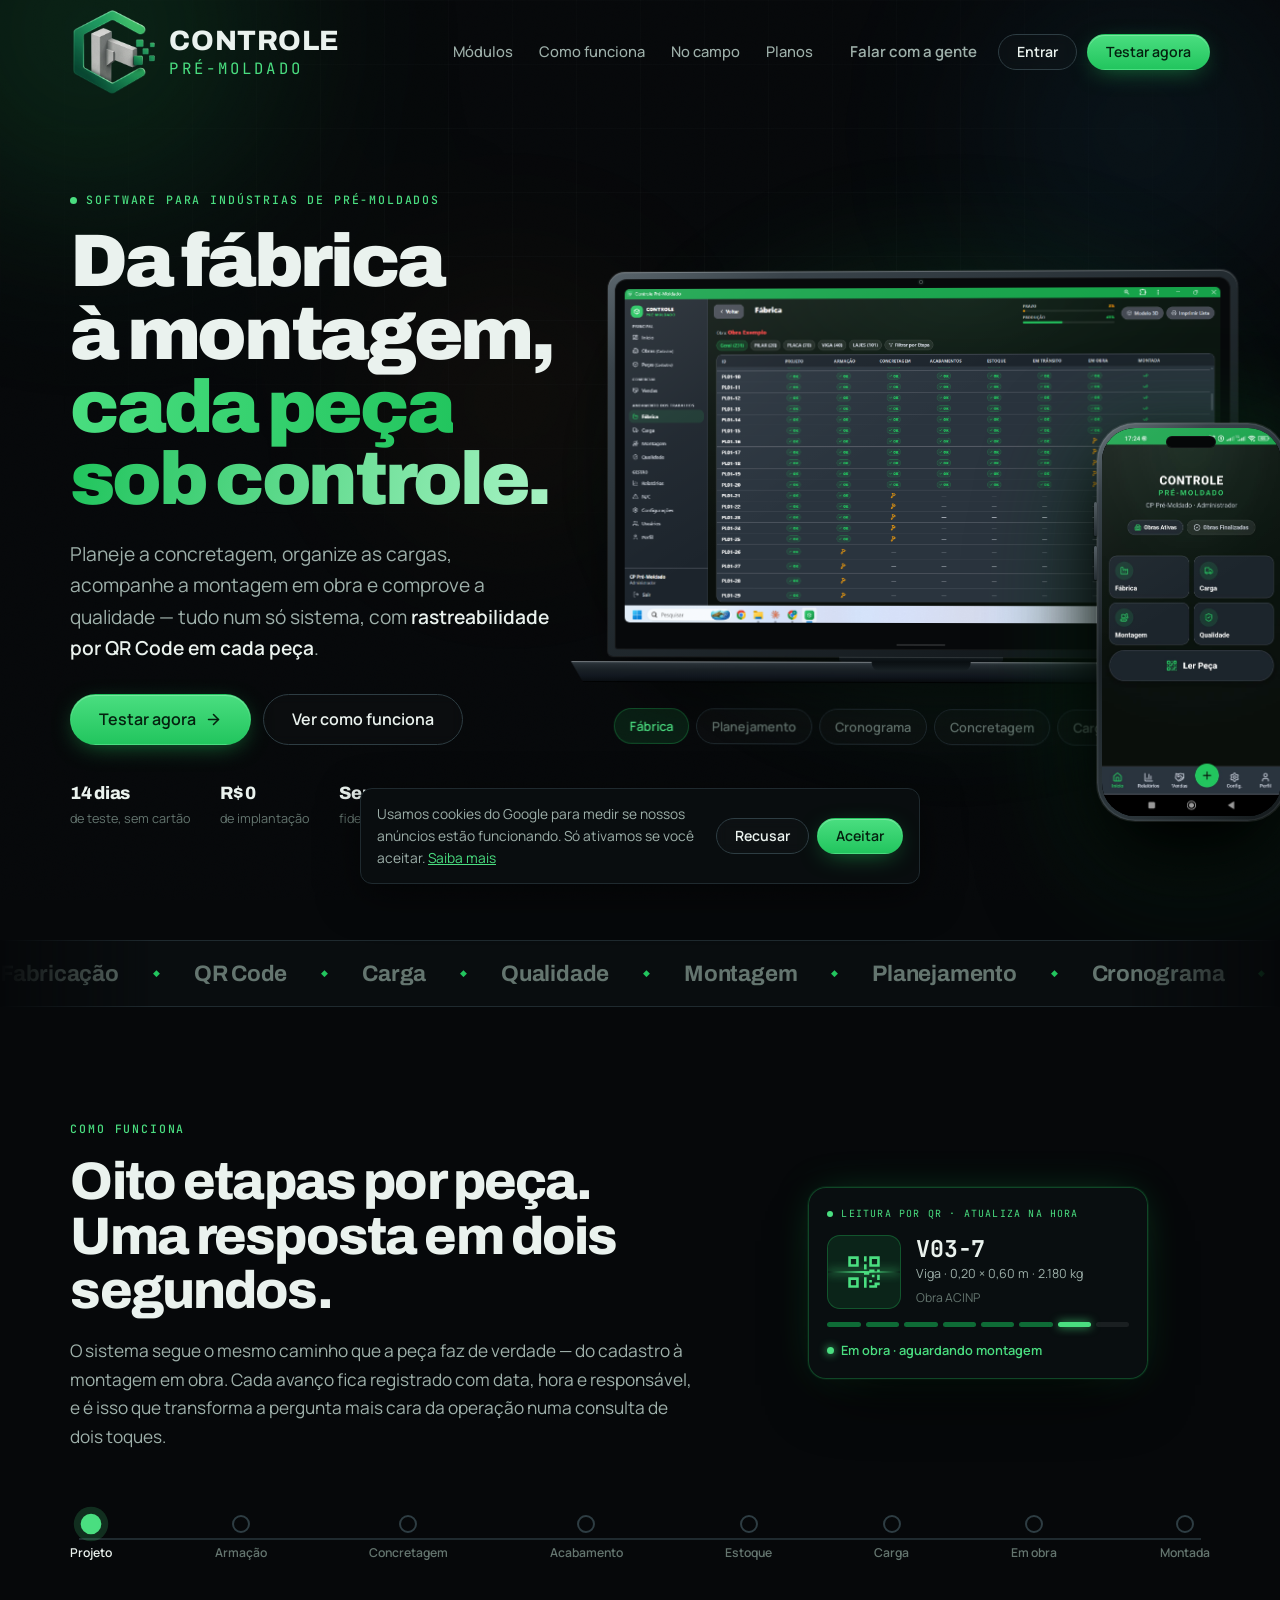
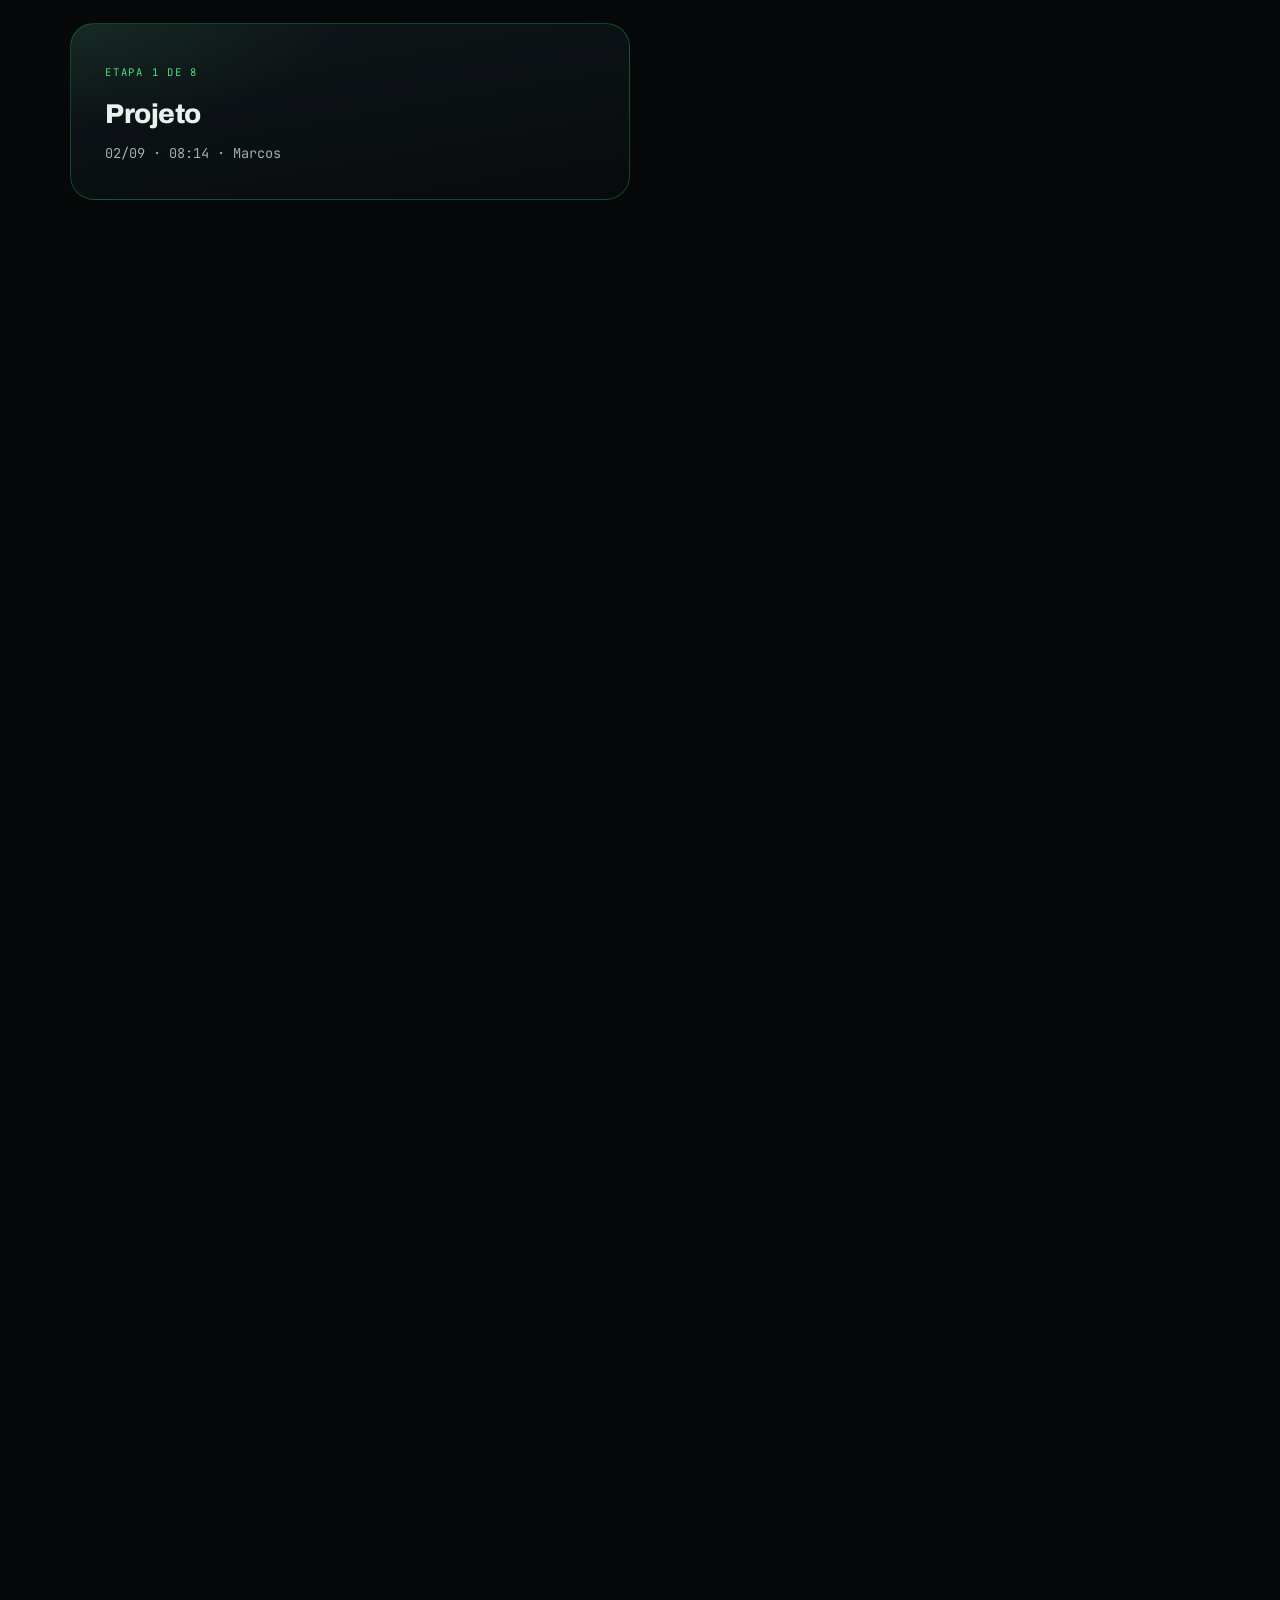
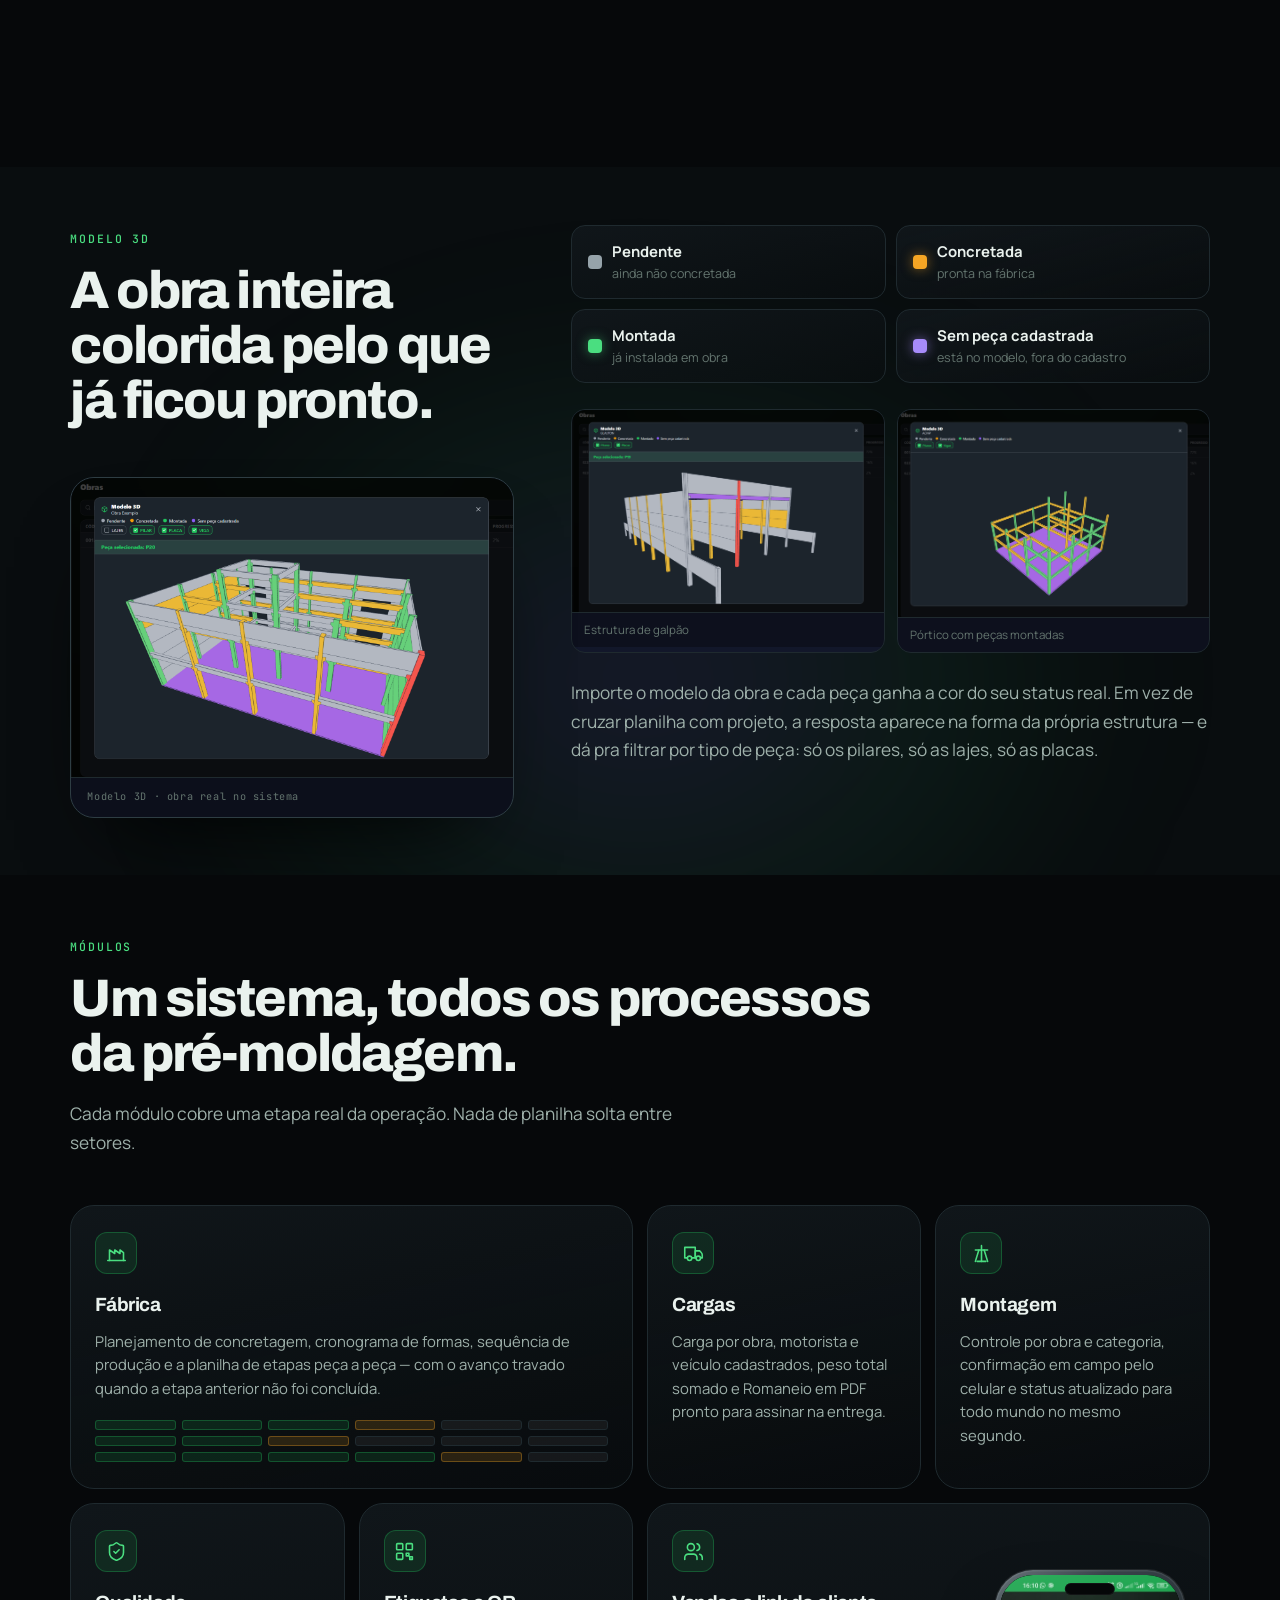
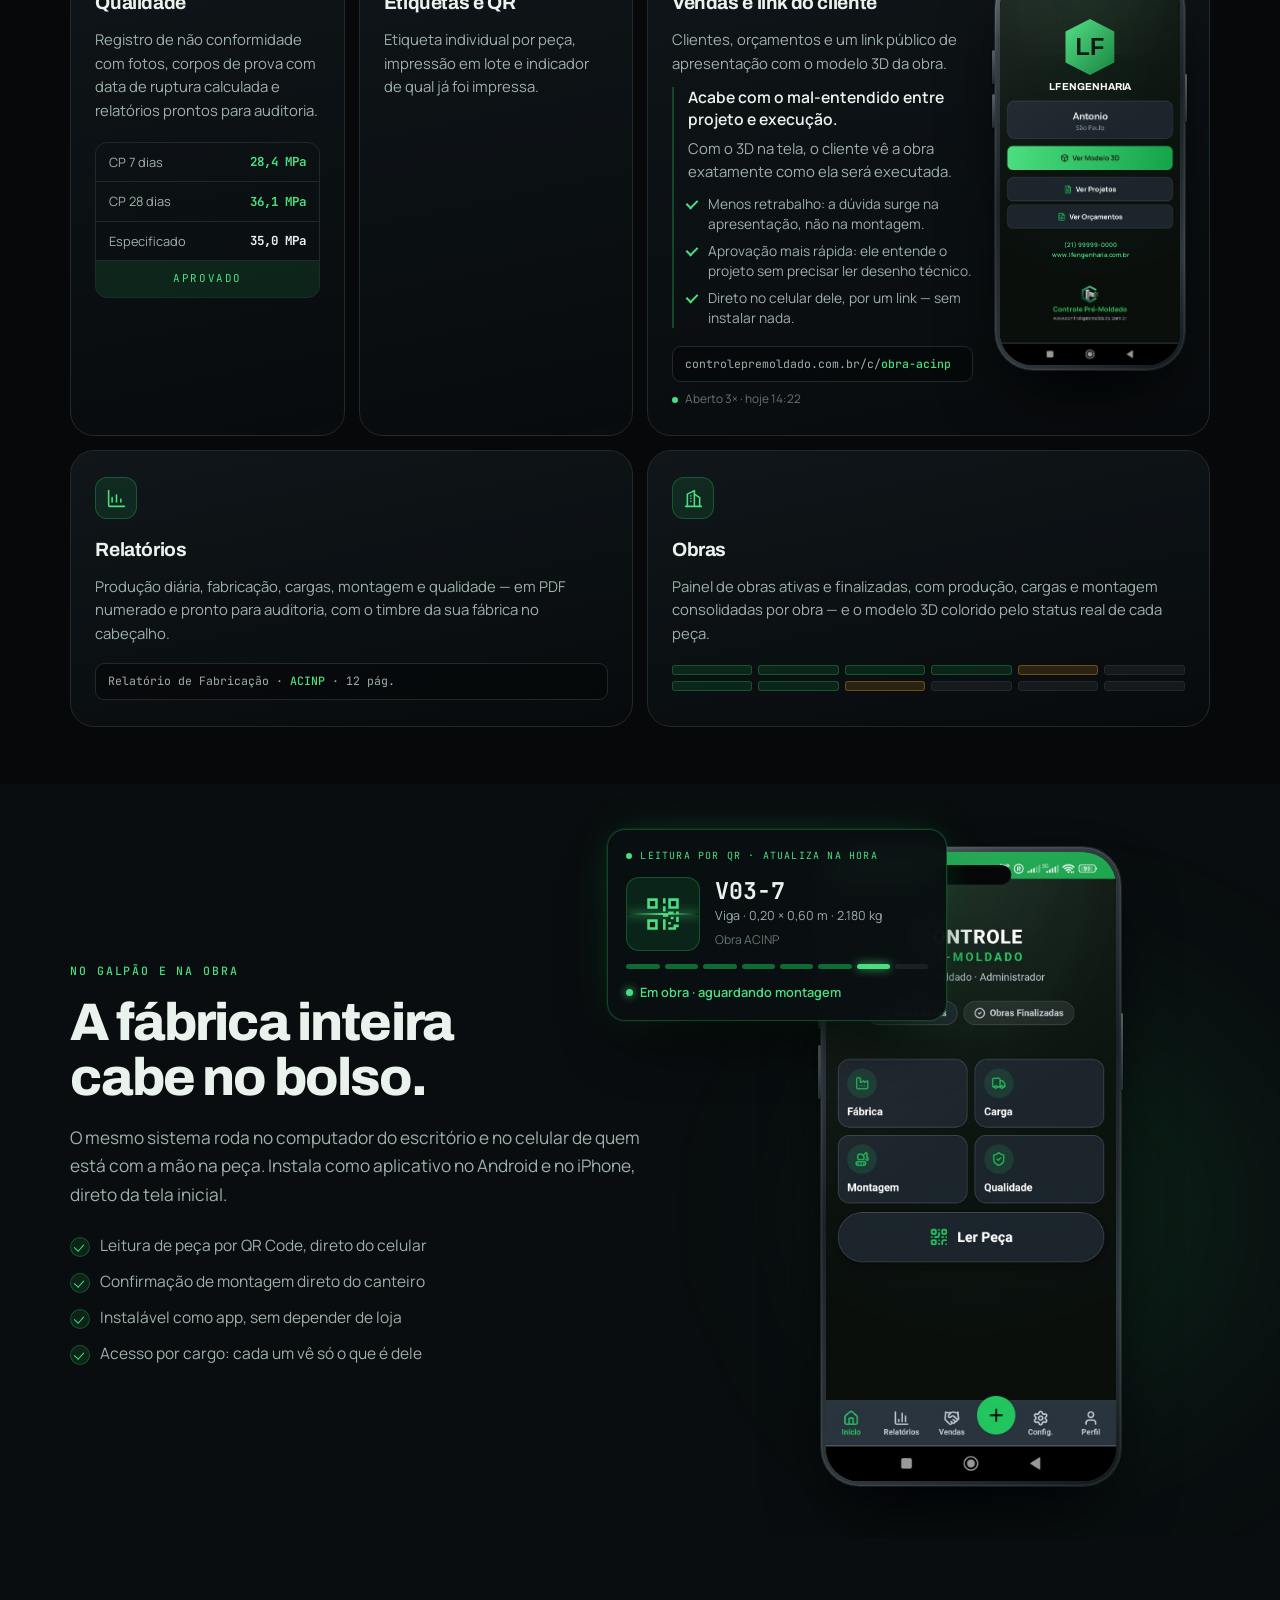
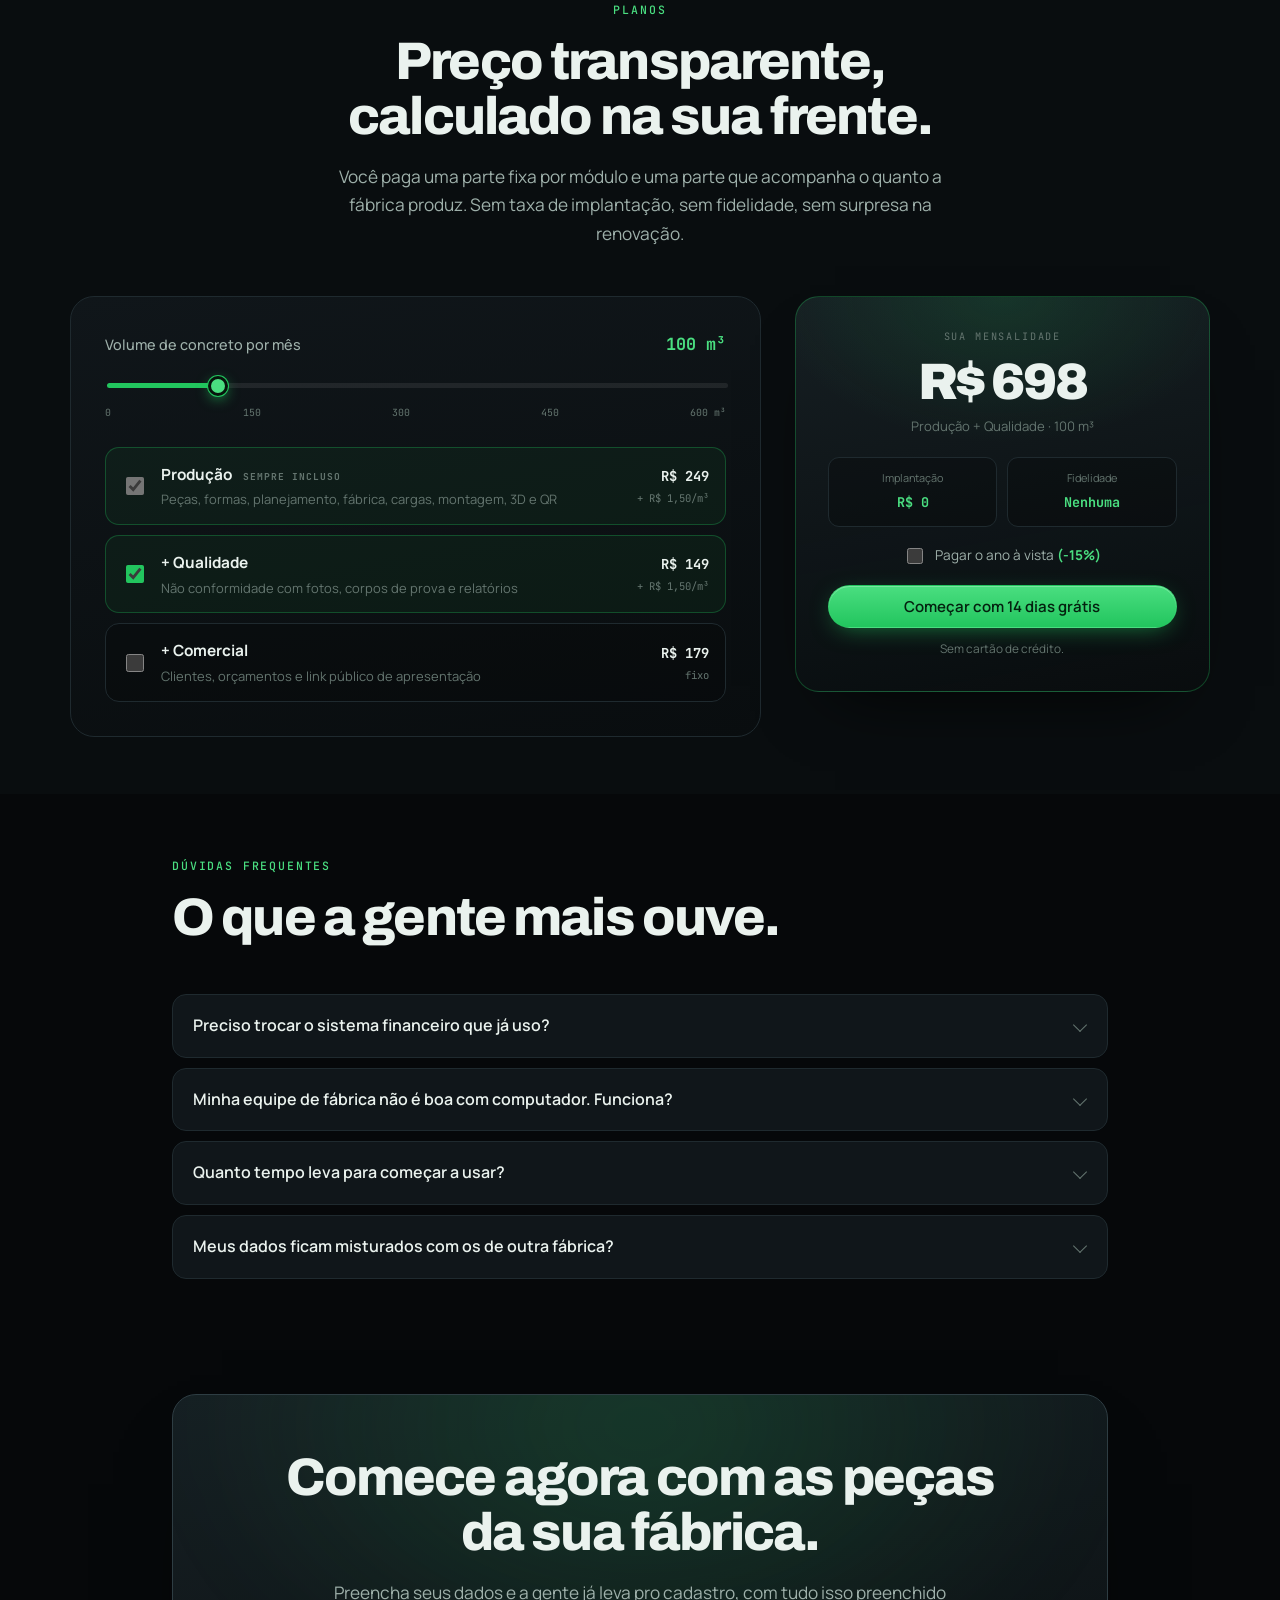
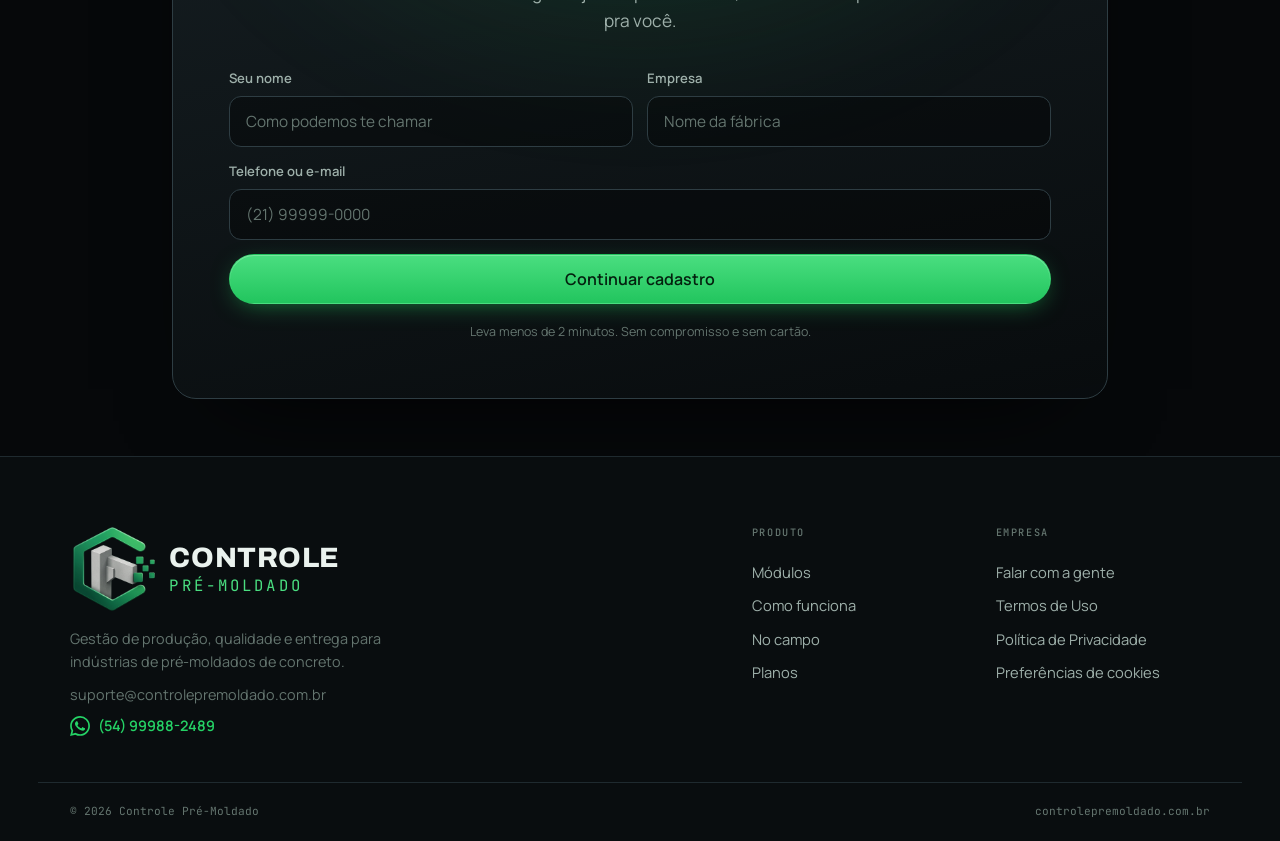
<file: index.html>
<!DOCTYPE html>
<html lang="pt-BR">
<head>
<meta charset="UTF-8">
<meta name="viewport" content="width=device-width, initial-scale=1.0">
<title>Controle Pré-Moldado — Da fábrica à montagem, cada peça sob controle</title>
<meta name="description" content="Software de gestão para indústrias de pré-moldados de concreto. Planejamento de concretagem, cronograma de formas, cargas, montagem em obra e controle de qualidade — com rastreabilidade por QR Code em cada peça.">
<meta name="theme-color" content="#06080A">
<link rel="icon" href="/favicon.ico" sizes="48x48">
<link rel="icon" href="/assets/favicon-96.png" type="image/png" sizes="96x96">
<link rel="icon" href="/assets/favicon-192.png" type="image/png" sizes="192x192">
<link rel="apple-touch-icon" href="/assets/apple-touch-icon.png">
<link rel="canonical" href="https://www.controlepremoldado.com.br/">

<meta property="og:type" content="website">
<meta property="og:site_name" content="Controle Pré-Moldado">
<meta property="og:title" content="Controle Pré-Moldado — Da fábrica à montagem, cada peça sob controle">
<meta property="og:description" content="O sistema que acompanha cada peça pré-moldada do projeto à montagem em obra. Rastreabilidade por QR Code, planejamento de concretagem e controle de qualidade num só lugar.">
<meta property="og:url" content="https://www.controlepremoldado.com.br">
<meta property="og:image" content="https://www.controlepremoldado.com.br/assets/og-controle-premoldado.png">
<meta property="og:image:width" content="1200">
<meta property="og:image:height" content="630">
<meta name="twitter:card" content="summary_large_image">
<meta name="twitter:title" content="Controle Pré-Moldado — Da fábrica à montagem, cada peça sob controle">
<meta name="twitter:description" content="O sistema que acompanha cada peça pré-moldada do projeto à montagem em obra. Rastreabilidade por QR Code, planejamento de concretagem e controle de qualidade num só lugar.">
<meta name="twitter:image" content="https://www.controlepremoldado.com.br/assets/og-controle-premoldado.png">

<link rel="preconnect" href="https://fonts.googleapis.com">
<link rel="preconnect" href="https://fonts.gstatic.com" crossorigin>
<link rel="stylesheet" href="https://fonts.googleapis.com/css2?family=Archivo:wdth,wght@75..125,400..900&family=Manrope:wght@400;500;600;700&family=JetBrains+Mono:wght@400;500;700&display=swap">
<link rel="stylesheet" href="css/style.css">
</head>
<body>

<div class="grain" aria-hidden="true"></div>

<!-- ══════════════ NAV ══════════════ -->
<header class="nav" id="nav">
  <div class="nav-inner">
    <a href="#topo" class="brand" aria-label="Controle Pré-Moldado — início">
      <span class="brand-mark" aria-hidden="true">
        <img src="assets/logo-emblema.png" alt="" width="88" height="88">
      </span>
      <span class="brand-text">
        <strong>CONTROLE</strong>
        <em>PRÉ-MOLDADO</em>
      </span>
    </a>

    <nav class="nav-links" aria-label="Navegação principal">
      <a href="#modulos">Módulos</a>
      <a href="#fluxo">Como funciona</a>
      <a href="#campo">No campo</a>
      <a href="#planos">Planos</a>
    </nav>

    <div class="nav-actions">
      <a href="#contato" class="btn btn-ghost nav-login" data-abrir-contato>Falar com a gente</a>
      <a href="https://sistema.controlepremoldado.com.br/login" class="btn btn-outline btn-sm nav-enter">Entrar</a>
      <a href="https://sistema.controlepremoldado.com.br/login?cadastro=1" class="btn btn-primary btn-sm">Testar agora</a>
      <button class="nav-toggle" id="navToggle" aria-label="Abrir menu" aria-expanded="false">
        <span></span><span></span>
      </button>
    </div>
  </div>

  <div class="nav-drawer" id="navDrawer" hidden>
    <a href="#modulos">Módulos</a>
    <a href="#fluxo">Como funciona</a>
    <a href="#campo">No campo</a>
    <a href="#planos">Planos</a>
    <a href="https://sistema.controlepremoldado.com.br/login">Entrar</a>
    <a href="https://sistema.controlepremoldado.com.br/login?cadastro=1" class="btn btn-primary">Testar agora</a>
  </div>
</header>

<main id="topo">

<!-- ══════════════ HERO ══════════════ -->
<section class="hero">
  <div class="hero-aurora" aria-hidden="true">
    <span class="blob b1"></span><span class="blob b2"></span><span class="blob b3"></span>
  </div>
  <div class="hero-grid-lines" aria-hidden="true"></div>

  <div class="container hero-inner">
    <div class="hero-copy">
      <p class="eyebrow reveal" data-delay="0">
        <span class="dot-live"></span> Software para indústrias de pré-moldados
      </p>

      <h1 class="hero-title reveal" data-delay="1">
        Da fábrica à montagem,<br>
        <span class="grad">cada peça sob controle.</span>
      </h1>

      <p class="hero-sub reveal" data-delay="2">
        Planeje a concretagem, organize as cargas, acompanhe a montagem em obra e comprove a
        qualidade — tudo num só sistema, com <strong>rastreabilidade por QR Code em cada peça</strong>.
      </p>

      <div class="hero-cta reveal" data-delay="3">
        <a href="https://sistema.controlepremoldado.com.br/login?cadastro=1" class="btn btn-primary btn-lg">
          Testar agora
          <svg viewBox="0 0 24 24" fill="none" stroke="currentColor" stroke-width="2.2" stroke-linecap="round" stroke-linejoin="round"><path d="M5 12h14"/><path d="m12 5 7 7-7 7"/></svg>
        </a>
        <a href="#fluxo" class="btn btn-outline btn-lg">Ver como funciona</a>
      </div>

      <ul class="hero-trust reveal" data-delay="4">
        <li><strong>14 dias</strong><span>de teste, sem cartão</span></li>
        <li><strong>R$ 0</strong><span>de implantação</span></li>
        <li><strong>Sem</strong><span>fidelidade</span></li>
      </ul>
    </div>

    <!-- Telas reais do sistema: Fábrica no desktop + app no celular -->
    <div class="hero-visual reveal" data-delay="3">
      <div class="glow-ring" aria-hidden="true"></div>

      <!-- Notebook -->
      <div class="laptop">
        <div class="laptop-lid">
          <div class="laptop-bezel">
            <span class="laptop-cam" aria-hidden="true"></span>
            <div class="laptop-view" id="carrossel">
              <img class="slide on" src="assets/app-desktop-note.png" alt="Tela Fábrica do Controle Pré-Moldado: cada peça da obra numa linha e o status de cada etapa de produção nas colunas" loading="eager" width="1912" height="1075">
              <img class="slide" src="assets/app-planejamento.png" alt="Tela de Planejamento de Concretagem: grade com os dias da semana e as peças distribuídas por forma" width="1912" height="1075">
              <img class="slide" src="assets/app-cronograma.png" alt="Tela de Cronograma de Formas: linha do tempo com a ocupação de cada forma da fábrica, dia a dia" width="1917" height="1078">
              <img class="slide" src="assets/app-concretagem.png" alt="Tela de Concretagem: peças aptas a concretar, peças já concretadas e corpos de prova da carga" width="1917" height="1073">
              <img class="slide" src="assets/app-carga.png" alt="Tela de Nova Carga: peças em estoque selecionadas pra uma carga, com peso total calculado" width="1917" height="1078">
              <img class="slide" src="assets/app-3d-obra-exemplo.png" alt="Modelo 3D da obra no sistema, com as peças coloridas pelo status de produção" width="1387" height="940">
              <span class="screen-gloss" aria-hidden="true"></span>
            </div>
            <span class="laptop-chin" aria-hidden="true"></span>
          </div>
        </div>
        <div class="laptop-hinge" aria-hidden="true"></div>
        <div class="laptop-base" aria-hidden="true"><span class="laptop-lip"></span></div>

        <div class="carrossel-nav" role="tablist" aria-label="Telas do sistema">
          <button type="button" class="cn-btn on" data-slide="0" role="tab" aria-selected="true">Fábrica</button>
          <button type="button" class="cn-btn" data-slide="1" role="tab" aria-selected="false">Planejamento</button>
          <button type="button" class="cn-btn" data-slide="2" role="tab" aria-selected="false">Cronograma</button>
          <button type="button" class="cn-btn" data-slide="3" role="tab" aria-selected="false">Concretagem</button>
          <button type="button" class="cn-btn" data-slide="4" role="tab" aria-selected="false">Carga</button>
          <button type="button" class="cn-btn" data-slide="5" role="tab" aria-selected="false">Modelo 3D</button>
        </div>
      </div>

      <!-- Celular -->
      <div class="phone phone-hero">
        <span class="phone-btn btn-vol-up" aria-hidden="true"></span>
        <span class="phone-btn btn-vol-down" aria-hidden="true"></span>
        <span class="phone-btn btn-power" aria-hidden="true"></span>
        <div class="phone-screen">
          <img src="assets/app-screenshot-celular.jpeg" alt="Tela inicial do Controle Pré-Moldado no celular, com atalhos para Fábrica, Carga, Montagem, Qualidade e leitura de peça por QR Code" loading="eager" width="738" height="1600">
          <span class="phone-island" aria-hidden="true"></span>
          <span class="screen-gloss" aria-hidden="true"></span>
        </div>
      </div>
    </div>
  </div>
</section>

<!-- ══════════════ MARQUEE ══════════════ -->
<div class="marquee" aria-hidden="true">
  <div class="marquee-track">
    <span>Fabricação</span><i>◆</i><span>QR Code</span><i>◆</i><span>Carga</span><i>◆</i>
    <span>Qualidade</span><i>◆</i><span>Montagem</span><i>◆</i><span>Planejamento</span><i>◆</i>
    <span>Cronograma</span><i>◆</i><span>Modelo 3D</span><i>◆</i><span>Vendas</span><i>◆</i>
    <span>Fabricação</span><i>◆</i><span>QR Code</span><i>◆</i><span>Carga</span><i>◆</i>
    <span>Qualidade</span><i>◆</i><span>Montagem</span><i>◆</i><span>Planejamento</span><i>◆</i>
    <span>Cronograma</span><i>◆</i><span>Modelo 3D</span><i>◆</i><span>Vendas</span><i>◆</i>
  </div>
</div>

<!-- ══════════════ COMO FUNCIONA / RASTREABILIDADE (scroll fixo) ══════════════ -->
<section class="section rastreio-scroll" id="fluxo">
  <div class="rastreio-track">
    <div class="rastreio-pin">
      <div class="container">
        <div class="rt-head-row">
          <header class="sec-head reveal">
            <p class="eyebrow">Como funciona</p>
            <h2 class="h2">Oito etapas por peça.<br>Uma resposta em dois segundos.</h2>
            <p class="lead">
              O sistema segue o mesmo caminho que a peça faz de verdade — do cadastro à montagem em obra.
              Cada avanço fica registrado com data, hora e responsável, e é isso que transforma a pergunta
              mais cara da operação numa consulta de dois toques.
            </p>
          </header>

          <!-- Mesmo cartão de leitura de QR da seção "No campo", reaproveitado
               aqui só pra preencher o vazio ao lado do texto. -->
          <div class="qr-card qr-card-static reveal" data-delay="1" aria-hidden="true">
            <span class="qr-tag"><i></i> Leitura por QR · atualiza na hora</span>

            <div class="qr-main">
              <div class="qr-box">
                <span class="qr-scan"></span>
                <svg viewBox="0 0 48 48" fill="currentColor" aria-hidden="true">
                  <path d="M6 6h12v12H6zM9 9v6h6V9zM30 6h12v12H30zM33 9v6h6V9zM6 30h12v12H6zM9 33v6h6v-6zM24 6h3v6h-3zM24 15h3v6h-3zM30 21h6v3h-6zM39 21h3v3h-3zM24 24h6v3h-6zM33 27h3v3h-3zM39 27h3v6h-3zM24 30h3v12h-3zM30 33h3v3h-3zM36 36h6v3h-6zM30 39h9v3h-9z"/>
                </svg>
              </div>
              <div class="qr-info">
                <span class="qr-id">V03-7</span>
                <span class="qr-meta">Viga · 0,20 × 0,60 m · 2.180 kg</span>
                <span class="qr-obra">Obra ACINP</span>
              </div>
            </div>

            <div class="qr-etapas">
              <i class="feito"></i><i class="feito"></i><i class="feito"></i><i class="feito"></i>
              <i class="feito"></i><i class="feito"></i><i class="agora"></i><i></i>
            </div>

            <span class="qr-status">Em obra · aguardando montagem</span>
          </div>
        </div>

        <div class="rt-stepper">
          <div class="rt-track">
            <span class="rt-track-bg" aria-hidden="true"></span>
            <span class="rt-fill" id="rtFill" aria-hidden="true"></span>
            <ol class="rt-line" id="rtLine">
              <li class="rt-node" data-titulo="Projeto" data-desc="02/09 · 08:14 · Marcos"><span class="rt-dot"></span><span class="rt-label">Projeto</span></li>
              <li class="rt-node" data-titulo="Armação" data-desc="03/09 · 10:41 · Equipe A"><span class="rt-dot"></span><span class="rt-label">Armação</span></li>
              <li class="rt-node" data-titulo="Concretagem" data-desc="04/09 · 07:05 · Lote 12 · 35 MPa"><span class="rt-dot"></span><span class="rt-label">Concretagem</span></li>
              <li class="rt-node" data-titulo="Acabamento" data-desc="08/09 · 16:20 · Equipe B"><span class="rt-dot"></span><span class="rt-label">Acabamento</span></li>
              <li class="rt-node" data-titulo="Estoque" data-desc="09/09 · 09:02 · Pátio"><span class="rt-dot"></span><span class="rt-label">Estoque</span></li>
              <li class="rt-node" data-titulo="Carga" data-desc="10/09 · 06:30 · João · ABC-1D23"><span class="rt-dot"></span><span class="rt-label">Carga</span></li>
              <li class="rt-node" data-titulo="Em obra" data-desc="10/09 · 11:48 · recebido no canteiro"><span class="rt-dot"></span><span class="rt-label">Em obra</span></li>
              <li class="rt-node" data-titulo="Montada" data-desc="peça instalada, obra em dia"><span class="rt-dot"></span><span class="rt-label">Montada</span></li>
            </ol>
          </div>

          <div class="rt-panel" id="rtPanel">
            <span class="rt-panel-step" id="rtPanelStep">Etapa 1 de 8</span>
            <h3 id="rtPanelTitle">Projeto</h3>
            <p id="rtPanelDesc">02/09 · 08:14 · Marcos</p>
          </div>
        </div>
      </div>
    </div>
  </div>
</section>

<!-- ══════════════ MODELO 3D ══════════════ -->
<section class="section modelo3d" id="modelo-3d">
  <div class="m3d-aurora" aria-hidden="true"></div>
  <div class="container">
    <div class="m3d-grid">
      <div class="m3d-left">
        <header class="sec-head reveal">
          <p class="eyebrow">Modelo 3D</p>
          <h2 class="h2">A obra inteira colorida pelo que já ficou pronto.</h2>
        </header>

        <figure class="m3d-palco reveal">
          <img src="assets/app-3d-obra-exemplo.png" alt="Modelo 3D de uma obra no sistema: galpão completo com lajes, pilares, placas e vigas, cada peça colorida conforme o status" loading="lazy" width="1387" height="940">
          <figcaption>Modelo 3D · obra real no sistema</figcaption>
        </figure>
      </div>

      <div class="m3d-texto">
        <ul class="m3d-legenda reveal" data-delay="1">
          <li><span class="pt pendente"></span><b>Pendente</b><i>ainda não concretada</i></li>
          <li><span class="pt concretada"></span><b>Concretada</b><i>pronta na fábrica</i></li>
          <li><span class="pt montada"></span><b>Montada</b><i>já instalada em obra</i></li>
          <li><span class="pt sem"></span><b>Sem peça cadastrada</b><i>está no modelo, fora do cadastro</i></li>
        </ul>

        <div class="m3d-outras reveal" data-delay="2">
          <figure>
            <img src="assets/app-3d-glauton.png" alt="Outro modelo 3D no sistema: estrutura metálica de galpão com peças coloridas por status" loading="lazy" width="1407" height="915">
            <figcaption>Estrutura de galpão</figcaption>
          </figure>
          <figure>
            <img src="assets/app-3d-acinp.png" alt="Outro modelo 3D no sistema: pórtico de concreto com peças já montadas em verde" loading="lazy" width="1391" height="926">
            <figcaption>Pórtico com peças montadas</figcaption>
          </figure>
        </div>

        <p class="lead reveal" data-delay="3">
          Importe o modelo da obra e cada peça ganha a cor do seu status real. Em vez de cruzar
          planilha com projeto, a resposta aparece na forma da própria estrutura — e dá pra
          filtrar por tipo de peça: só os pilares, só as lajes, só as placas.
        </p>
      </div>
    </div>
  </div>
</section>

<!-- ══════════════ MÓDULOS (bento) ══════════════ -->
<section class="section modulos" id="modulos">
  <div class="container">
    <header class="sec-head reveal">
      <p class="eyebrow">Módulos</p>
      <h2 class="h2">Um sistema, todos os processos<br>da pré-moldagem.</h2>
      <p class="lead">Cada módulo cobre uma etapa real da operação. Nada de planilha solta entre setores.</p>
    </header>

    <div class="bento">
      <article class="b-card b-wide spot reveal">
        <div class="b-icon">
          <svg viewBox="0 0 24 24" fill="none" stroke="currentColor" stroke-width="1.8" stroke-linecap="round" stroke-linejoin="round"><path d="M2 20h20"/><path d="M4 20V8l6 4V8l6 4V8l4 3v9"/></svg>
        </div>
        <h3>Fábrica</h3>
        <p>Planejamento de concretagem, cronograma de formas, sequência de produção e a planilha de
          etapas peça a peça — com o avanço travado quando a etapa anterior não foi concluída.</p>
        <div class="b-mini" aria-hidden="true">
          <span class="mini-row"><i class="ok"></i><i class="ok"></i><i class="ok"></i><i class="wip"></i><i></i><i></i></span>
          <span class="mini-row"><i class="ok"></i><i class="ok"></i><i class="wip"></i><i></i><i></i><i></i></span>
          <span class="mini-row"><i class="ok"></i><i class="ok"></i><i class="ok"></i><i class="ok"></i><i class="wip"></i><i></i></span>
        </div>
      </article>

      <article class="b-card spot reveal" data-delay="1">
        <div class="b-icon">
          <svg viewBox="0 0 24 24" fill="none" stroke="currentColor" stroke-width="1.8" stroke-linecap="round" stroke-linejoin="round"><path d="M10 17h4V5H2v12h3"/><path d="M20 17h2v-3.34a4 4 0 0 0-1.17-2.83L19 9h-5v8h1"/><circle cx="7.5" cy="17.5" r="2.5"/><circle cx="17.5" cy="17.5" r="2.5"/></svg>
        </div>
        <h3>Cargas</h3>
        <p>Carga por obra, motorista e veículo cadastrados, peso total somado e Romaneio em PDF
          pronto para assinar na entrega.</p>
      </article>

      <article class="b-card spot reveal" data-delay="2">
        <div class="b-icon">
          <svg viewBox="0 0 24 24" fill="none" stroke="currentColor" stroke-width="1.8" stroke-linecap="round" stroke-linejoin="round"><path d="M12 3v18"/><path d="M5 8h14"/><path d="M7 21h10"/><path d="M9 8 5 21"/><path d="m15 8 4 13"/></svg>
        </div>
        <h3>Montagem</h3>
        <p>Controle por obra e categoria, confirmação em campo pelo celular e status atualizado
          para todo mundo no mesmo segundo.</p>
      </article>

      <article class="b-card spot reveal" data-delay="1">
        <div class="b-icon">
          <svg viewBox="0 0 24 24" fill="none" stroke="currentColor" stroke-width="1.8" stroke-linecap="round" stroke-linejoin="round"><path d="M20 13c0 5-3.5 7.5-7.66 8.95a1 1 0 0 1-.67-.01C7.5 20.5 4 18 4 13V6a1 1 0 0 1 1-1c2 0 4.5-1.2 6.24-2.72a1.17 1.17 0 0 1 1.52 0C14.51 3.81 17 5 19 5a1 1 0 0 1 1 1z"/><path d="m9 12 2 2 4-4"/></svg>
        </div>
        <h3>Qualidade</h3>
        <p>Registro de não conformidade com fotos, corpos de prova com data de ruptura calculada e
          relatórios prontos para auditoria.</p>
        <div class="cp-demo" aria-hidden="true">
          <div class="cp-row"><span>CP 7 dias</span><b class="ok">28,4 MPa</b></div>
          <div class="cp-row"><span>CP 28 dias</span><b class="ok">36,1 MPa</b></div>
          <div class="cp-row"><span>Especificado</span><b>35,0 MPa</b></div>
          <div class="cp-verdict">Aprovado</div>
        </div>
      </article>

      <article class="b-card spot reveal" data-delay="2">
        <div class="b-icon">
          <svg viewBox="0 0 24 24" fill="none" stroke="currentColor" stroke-width="1.8" stroke-linecap="round" stroke-linejoin="round"><rect width="7" height="7" x="3" y="3" rx="1"/><rect width="7" height="7" x="14" y="3" rx="1"/><rect width="7" height="7" x="3" y="14" rx="1"/><path d="M14 14h3v3h-3zM18 18h3v3h-3z"/></svg>
        </div>
        <h3>Etiquetas e QR</h3>
        <p>Etiqueta individual por peça, impressão em lote e indicador de qual já foi impressa.</p>
      </article>

      <article class="b-card b-wide b-vendas spot reveal" data-delay="2">
        <div class="b-vendas-txt">
          <div class="b-icon">
            <svg viewBox="0 0 24 24" fill="none" stroke="currentColor" stroke-width="1.8" stroke-linecap="round" stroke-linejoin="round"><path d="M16 21v-2a4 4 0 0 0-4-4H6a4 4 0 0 0-4 4v2"/><circle cx="9" cy="7" r="4"/><path d="M22 21v-2a4 4 0 0 0-3-3.87"/><path d="M16 3.13a4 4 0 0 1 0 7.75"/></svg>
          </div>
          <h3>Vendas e link do cliente</h3>
          <p>Clientes, orçamentos e um link público de apresentação com o modelo 3D da obra.</p>
          <div class="b-benef">
            <p class="b-benef-lead">Acabe com o mal-entendido entre projeto e execução.</p>
            <p>Com o 3D na tela, o cliente vê a obra exatamente como ela será executada.</p>
            <ul>
              <li>Menos retrabalho: a dúvida surge na apresentação, não na montagem.</li>
              <li>Aprovação mais rápida: ele entende o projeto sem precisar ler desenho técnico.</li>
              <li>Direto no celular dele, por um link — sem instalar nada.</li>
            </ul>
          </div>
          <div class="b-mini-link" aria-hidden="true">
            <span class="lnk">controlepremoldado.com.br/c/<b>obra-acinp</b></span>
            <span class="seen"><i></i> Aberto 3× · hoje 14:22</span>
          </div>
        </div>
        <!-- Celular com a visão do cliente (prints reais, com a marca trocada por "LF Engenharia").
             Duas telas alternando; nome/logo/telefone/site são HTML por cima da imagem, fácil de trocar. -->
        <div class="phone phone-mini" role="img" aria-label="Tela do cliente no celular: página da obra com botões para ver o modelo 3D, projetos e orçamentos, e o modelo 3D da obra">
          <span class="phone-btn btn-vol-up"></span>
          <span class="phone-btn btn-vol-down"></span>
          <span class="phone-btn btn-power"></span>
          <div class="phone-screen">
            <div class="cli-slide cli-a">
              <img src="assets/app-cliente-inicio.jpg" alt="" loading="lazy" width="738" height="1600">
              <img class="cli-logo" src="assets/logo-lf.svg" alt="">
              <b class="cli-nome">LF ENGENHARIA</b>
              <span class="cli-contato">(21) 99999-0000<br>www.lfengenharia.com.br</span>
            </div>
            <div class="cli-slide cli-b">
              <img src="assets/app-cliente-3d.jpg" alt="" loading="lazy" width="738" height="1600">
              <img class="cli-marca-d" src="assets/logo-lf.svg" alt="">
            </div>
            <span class="phone-island"></span>
            <span class="screen-gloss"></span>
          </div>
        </div>
      </article>

      <article class="b-card b-wide spot reveal" data-delay="1">
        <div class="b-icon">
          <svg viewBox="0 0 24 24" fill="none" stroke="currentColor" stroke-width="1.8" stroke-linecap="round" stroke-linejoin="round"><path d="M3 3v16a2 2 0 0 0 2 2h16"/><path d="M7 16v-5"/><path d="M12 16V8"/><path d="M17 16v-3"/></svg>
        </div>
        <h3>Relatórios</h3>
        <p>Produção diária, fabricação, cargas, montagem e qualidade — em PDF numerado e pronto para
          auditoria, com o timbre da sua fábrica no cabeçalho.</p>
        <div class="b-mini-link" aria-hidden="true">
          <span class="lnk">Relatório de Fabricação · <b>ACINP</b> · 12 pág.</span>
        </div>
      </article>

      <article class="b-card b-wide spot reveal" data-delay="2">
        <div class="b-icon">
          <svg viewBox="0 0 24 24" fill="none" stroke="currentColor" stroke-width="1.8" stroke-linecap="round" stroke-linejoin="round"><path d="M3 21h18"/><path d="M5 21V7l8-4v18"/><path d="M19 21V11l-6-4"/><path d="M9 9v.01"/><path d="M9 12v.01"/><path d="M9 15v.01"/></svg>
        </div>
        <h3>Obras</h3>
        <p>Painel de obras ativas e finalizadas, com produção, cargas e montagem consolidadas por
          obra — e o modelo 3D colorido pelo status real de cada peça.</p>
        <div class="b-mini" aria-hidden="true">
          <span class="mini-row"><i class="ok"></i><i class="ok"></i><i class="ok"></i><i class="ok"></i><i class="wip"></i><i></i></span>
          <span class="mini-row"><i class="ok"></i><i class="ok"></i><i class="wip"></i><i></i><i></i><i></i></span>
        </div>
      </article>
    </div>
  </div>
</section>

<!-- ══════════════ CAMPO / MOBILE ══════════════ -->
<section class="section campo" id="campo">
  <div class="campo-aurora" aria-hidden="true"></div>
  <div class="container campo-grid">
    <div class="campo-copy reveal">
      <p class="eyebrow">No galpão e na obra</p>
      <h2 class="h2">A fábrica inteira<br>cabe no bolso.</h2>
      <p class="lead">
        O mesmo sistema roda no computador do escritório e no celular de quem está com a mão na
        peça. Instala como aplicativo no Android e no iPhone, direto da tela inicial.
      </p>
      <ul class="check-list">
        <li>Leitura de peça por QR Code, direto do celular</li>
        <li>Confirmação de montagem direto do canteiro</li>
        <li>Instalável como app, sem depender de loja</li>
        <li>Acesso por cargo: cada um vê só o que é dele</li>
      </ul>
    </div>

    <div class="campo-visual reveal" data-delay="2">
      <div class="phone phone-big" data-parallax="0.04">
        <span class="phone-btn btn-vol-up" aria-hidden="true"></span>
        <span class="phone-btn btn-vol-down" aria-hidden="true"></span>
        <span class="phone-btn btn-power" aria-hidden="true"></span>
        <div class="phone-screen">
          <img src="assets/app-screenshot-celular.jpeg" alt="Aplicativo Controle Pré-Moldado aberto no celular" loading="lazy" width="738" height="1600">
          <span class="phone-island" aria-hidden="true"></span>
          <span class="screen-gloss" aria-hidden="true"></span>
        </div>
      </div>

      <!-- Cartão de leitura de QR, animado -->
      <div class="qr-card" aria-hidden="true">
        <span class="qr-tag"><i></i> Leitura por QR · atualiza na hora</span>

        <div class="qr-main">
          <div class="qr-box">
            <span class="qr-scan"></span>
            <svg viewBox="0 0 48 48" fill="currentColor" aria-hidden="true">
              <path d="M6 6h12v12H6zM9 9v6h6V9zM30 6h12v12H30zM33 9v6h6V9zM6 30h12v12H6zM9 33v6h6v-6zM24 6h3v6h-3zM24 15h3v6h-3zM30 21h6v3h-6zM39 21h3v3h-3zM24 24h6v3h-6zM33 27h3v3h-3zM39 27h3v6h-3zM24 30h3v12h-3zM30 33h3v3h-3zM36 36h6v3h-6zM30 39h9v3h-9z"/>
            </svg>
          </div>
          <div class="qr-info">
            <span class="qr-id">V03-7</span>
            <span class="qr-meta">Viga · 0,20 × 0,60 m · 2.180 kg</span>
            <span class="qr-obra">Obra ACINP</span>
          </div>
        </div>

        <div class="qr-etapas">
          <i class="feito"></i><i class="feito"></i><i class="feito"></i><i class="feito"></i>
          <i class="feito"></i><i class="feito"></i><i class="agora"></i><i></i>
        </div>

        <span class="qr-status">Em obra · aguardando montagem</span>
      </div>
    </div>
  </div>
</section>
<!-- ══════════════ PLANOS + CALCULADORA ══════════════ -->
<section class="section planos" id="planos">
  <div class="container">
    <header class="sec-head center reveal">
      <p class="eyebrow">Planos</p>
      <h2 class="h2">Preço transparente,<br>calculado na sua frente.</h2>
      <p class="lead">
        Você paga uma parte fixa por módulo e uma parte que acompanha o quanto a fábrica produz.
        Sem taxa de implantação, sem fidelidade, sem surpresa na renovação.
      </p>
    </header>

    <div class="calc reveal" data-delay="1">
      <div class="calc-controls">
        <div class="calc-field">
          <label for="volume">Volume de concreto por mês
            <output id="volOut">100 m³</output>
          </label>
          <input type="range" id="volume" min="0" max="600" step="10" value="100">
          <div class="range-scale" aria-hidden="true"><span>0</span><span>150</span><span>300</span><span>450</span><span>600 m³</span></div>
        </div>

        <div class="mod-list">
          <label class="mod on">
            <input type="checkbox" id="mProd" checked disabled>
            <span class="mod-body">
              <span class="mod-name">Produção <em>sempre incluso</em></span>
              <span class="mod-desc">Peças, formas, planejamento, fábrica, cargas, montagem, 3D e QR</span>
            </span>
            <span class="mod-price">R$ 249 <i>+ R$ 1,50/m³</i></span>
          </label>

          <label class="mod">
            <input type="checkbox" id="mQual" checked>
            <span class="mod-body">
              <span class="mod-name">+ Qualidade</span>
              <span class="mod-desc">Não conformidade com fotos, corpos de prova e relatórios</span>
            </span>
            <span class="mod-price">R$ 149 <i>+ R$ 1,50/m³</i></span>
          </label>

          <label class="mod">
            <input type="checkbox" id="mCom">
            <span class="mod-body">
              <span class="mod-name">+ Comercial</span>
              <span class="mod-desc">Clientes, orçamentos e link público de apresentação</span>
            </span>
            <span class="mod-price">R$ 179 <i>fixo</i></span>
          </label>
        </div>
      </div>

      <aside class="calc-result">
        <span class="cr-label">Sua mensalidade</span>
        <strong class="cr-value" id="crValue">R$ 877</strong>
        <span class="cr-detail" id="crDetail">Produção + Qualidade · 100 m³</span>

        <div class="cr-split">
          <div><span>Implantação</span><b class="free">R$ 0</b></div>
          <div><span>Fidelidade</span><b class="free">Nenhuma</b></div>
        </div>

        <label class="cr-annual">
          <input type="checkbox" id="anual">
          <span>Pagar o ano à vista <i>(-15%)</i></span>
        </label>

        <a href="https://sistema.controlepremoldado.com.br/login?cadastro=1" class="btn btn-primary btn-block">Começar com 14 dias grátis</a>
        <p class="cr-note">Sem cartão de crédito.</p>
      </aside>
    </div>
  </div>
</section>

<!-- ══════════════ FAQ ══════════════ -->
<section class="section faq">
  <div class="container narrow">
    <header class="sec-head reveal">
      <p class="eyebrow">Dúvidas frequentes</p>
      <h2 class="h2">O que a gente mais ouve.</h2>
    </header>

    <div class="faq-list reveal" data-delay="1">
      <details>
        <summary>Preciso trocar o sistema financeiro que já uso?</summary>
        <p>Não. O Controle Pré-Moldado resolve produção, qualidade e entrega — não emite nota fiscal
          nem boleto. Seu contador e seu ERP continuam como estão.</p>
      </details>
      <details>
        <summary>Minha equipe de fábrica não é boa com computador. Funciona?</summary>
        <p>A rotina de quem está no galpão é ler o QR da peça e tocar em “Avançar”. As telas de
          celular foram desenhadas para isso, com botão grande e sem digitação.</p>
      </details>
      <details>
        <summary>Quanto tempo leva para começar a usar?</summary>
        <p>No mesmo dia! O sistema é simples e intuitivo: você cria a sua conta, cadastra as obras,
          as peças e as formas da fábrica em poucos cliques e já começa a acompanhar tudo em tempo
          real. Sem instalar nada e sem treinamento complicado, é só abrir e usar.</p>
      </details>
      <details>
        <summary>Meus dados ficam misturados com os de outra fábrica?</summary>
        <p>Nunca. Cada empresa tem seus dados isolados no banco, com regra de acesso verificada por
          cargo — e você pode exportar tudo em CSV e PDF quando quiser, inclusive se cancelar.</p>
      </details>
    </div>
  </div>
</section>

<!-- ══════════════ CTA / CONTATO ══════════════ -->
<section class="section contato" id="contato">
  <div class="container narrow">
    <div class="cta-card reveal">
      <div class="cta-glow" aria-hidden="true"></div>
      <div class="cta-head">
        <h2 class="h2">Comece agora com as peças<br>da sua fábrica.</h2>
        <p class="lead">
          Preencha seus dados e a gente já leva pro cadastro, com tudo isso preenchido pra você.
        </p>
      </div>

      <form class="form" id="leadForm" novalidate>
        <div class="f-row">
          <div class="f-field">
            <label for="nome">Seu nome</label>
            <input type="text" id="nome" name="nome" placeholder="Como podemos te chamar" required autocomplete="name">
          </div>
          <div class="f-field">
            <label for="empresa">Empresa</label>
            <input type="text" id="empresa" name="empresa" placeholder="Nome da fábrica" required autocomplete="organization">
          </div>
        </div>
        <div class="f-field">
          <label for="contato-campo">Telefone ou e-mail</label>
          <input type="text" id="contato-campo" name="contato" placeholder="(21) 99999-0000" required autocomplete="tel">
        </div>

        <p class="f-error" id="formError" hidden></p>

        <button type="submit" class="btn btn-primary btn-lg btn-block" id="formSubmit">
          Continuar cadastro
        </button>
        <p class="f-note">Leva menos de 2 minutos. Sem compromisso e sem cartão.</p>
      </form>
    </div>
  </div>
</section>

</main>

<!-- ══════════════ FOOTER ══════════════ -->
<footer class="footer">
  <div class="container footer-inner">
    <div class="f-brand">
      <div class="f-brand-linha">
        <span class="brand-mark" aria-hidden="true">
          <img src="assets/logo-emblema.png" alt="" width="88" height="88">
        </span>
        <span class="brand-text"><strong>CONTROLE</strong><em>PRÉ-MOLDADO</em></span>
      </div>
      <p>Gestão de produção, qualidade e entrega para indústrias de pré-moldados de concreto.</p>
      <p style="margin-top:10px">
        <a href="mailto:suporte@controlepremoldado.com.br">suporte@controlepremoldado.com.br</a>
      </p>
      <p style="margin-top:8px">
        <a class="f-whats" href="https://wa.me/5554999882489" target="_blank" rel="noopener"><svg viewBox="0 0 24 24" width="20" height="20" fill="currentColor" aria-hidden="true"><path d="M17.47 14.38c-.3-.15-1.76-.87-2.03-.97-.27-.1-.47-.15-.67.15-.2.3-.77.97-.94 1.17-.17.2-.35.22-.65.07-.3-.15-1.26-.46-2.4-1.48-.89-.79-1.49-1.77-1.66-2.07-.17-.3-.02-.46.13-.61.14-.13.3-.35.45-.52.15-.17.2-.3.3-.5.1-.2.05-.37-.02-.52-.08-.15-.67-1.61-.92-2.2-.24-.58-.49-.5-.67-.51h-.57c-.2 0-.52.07-.8.37-.27.3-1.04 1.02-1.04 2.48s1.07 2.88 1.21 3.08c.15.2 2.1 3.2 5.08 4.49.71.31 1.26.49 1.69.63.71.23 1.36.2 1.87.12.57-.09 1.76-.72 2.01-1.41.25-.7.25-1.29.17-1.41-.07-.12-.27-.2-.57-.35zM12.05 21.8h-.01a9.87 9.87 0 0 1-5.03-1.38l-.36-.21-3.74.98 1-3.65-.24-.37a9.86 9.86 0 0 1-1.51-5.26c0-5.45 4.44-9.88 9.89-9.88 2.64 0 5.12 1.03 6.99 2.9a9.82 9.82 0 0 1 2.89 6.99c0 5.45-4.44 9.88-9.88 9.88zm8.41-18.3A11.8 11.8 0 0 0 12.05 0C5.5 0 .16 5.34.16 11.89c0 2.1.55 4.14 1.59 5.95L.06 24l6.3-1.65a11.88 11.88 0 0 0 5.68 1.45h.01c6.55 0 11.89-5.34 11.89-11.89 0-3.18-1.24-6.16-3.48-8.41z"/></svg><span>(54) 99988-2489</span></a>
      </p>
    </div>

    <nav class="f-links" aria-label="Rodapé">
      <div>
        <h4>Produto</h4>
        <a href="#modulos">Módulos</a>
        <a href="#fluxo">Como funciona</a>
        <a href="#campo">No campo</a>
        <a href="#planos">Planos</a>
      </div>
      <div>
        <h4>Empresa</h4>
        <a href="#contato" data-abrir-contato>Falar com a gente</a>
        <a href="termos.html">Termos de Uso</a>
        <a href="privacidade.html">Política de Privacidade</a>
        <a href="privacidade.html#cookies" data-cookies-preferencias>Preferências de cookies</a>
      </div>
    </nav>
  </div>

  <div class="container footer-bottom">
    <span>© <span id="ano">2026</span> Controle Pré-Moldado</span>
    <span>controlepremoldado.com.br</span>
  </div>
</footer>

<!-- ══════════════ JANELA "FALAR COM A GENTE" ══════════════ -->
<div class="msg-modal" id="msgModal" role="dialog" aria-modal="true" aria-labelledby="msgTitulo" hidden>
  <div class="msg-backdrop" data-fechar-contato></div>
  <div class="msg-card">
    <button type="button" class="msg-fechar" data-fechar-contato aria-label="Fechar">×</button>
    <div id="msgFormBox">
      <h2 id="msgTitulo">Fale com a gente</h2>
      <p class="msg-sub">Mande sua dúvida ou pedido. A gente responde pelo contato que você deixar.</p>
      <form id="msgForm" novalidate>
        <div class="f-field">
          <label for="msg-nome">Seu nome</label>
          <input type="text" id="msg-nome" name="nome" maxlength="120" required autocomplete="name">
        </div>
        <div class="f-field">
          <label for="msg-contato">Telefone ou e-mail</label>
          <input type="text" id="msg-contato" name="contato" maxlength="160" placeholder="(21) 99999-0000" required autocomplete="tel">
        </div>
        <div class="f-field">
          <label for="msg-texto">Mensagem</label>
          <textarea id="msg-texto" name="mensagem" rows="4" maxlength="2000" required></textarea>
        </div>
        <!-- armadilha pra robô: pessoa de verdade nunca vê nem preenche -->
        <input type="text" name="site" class="msg-isca" tabindex="-1" autocomplete="off" aria-hidden="true">
        <p class="f-error" id="msgErro" hidden></p>
        <button type="submit" class="btn btn-primary btn-lg btn-block" id="msgEnviar">Enviar mensagem</button>
      </form>
    </div>
    <div id="msgOk" class="msg-ok" hidden>
      <h2>Mensagem enviada!</h2>
      <p class="msg-sub">Recebemos e vamos responder pelo contato que você deixou.</p>
      <button type="button" class="btn btn-ghost btn-block" data-fechar-contato>Fechar</button>
    </div>
  </div>
</div>

<script src="js/main.js"></script>
<script src="js/rastreio.js"></script>
<script src="js/anuncios.js"></script>
</body>
</html>
</file>
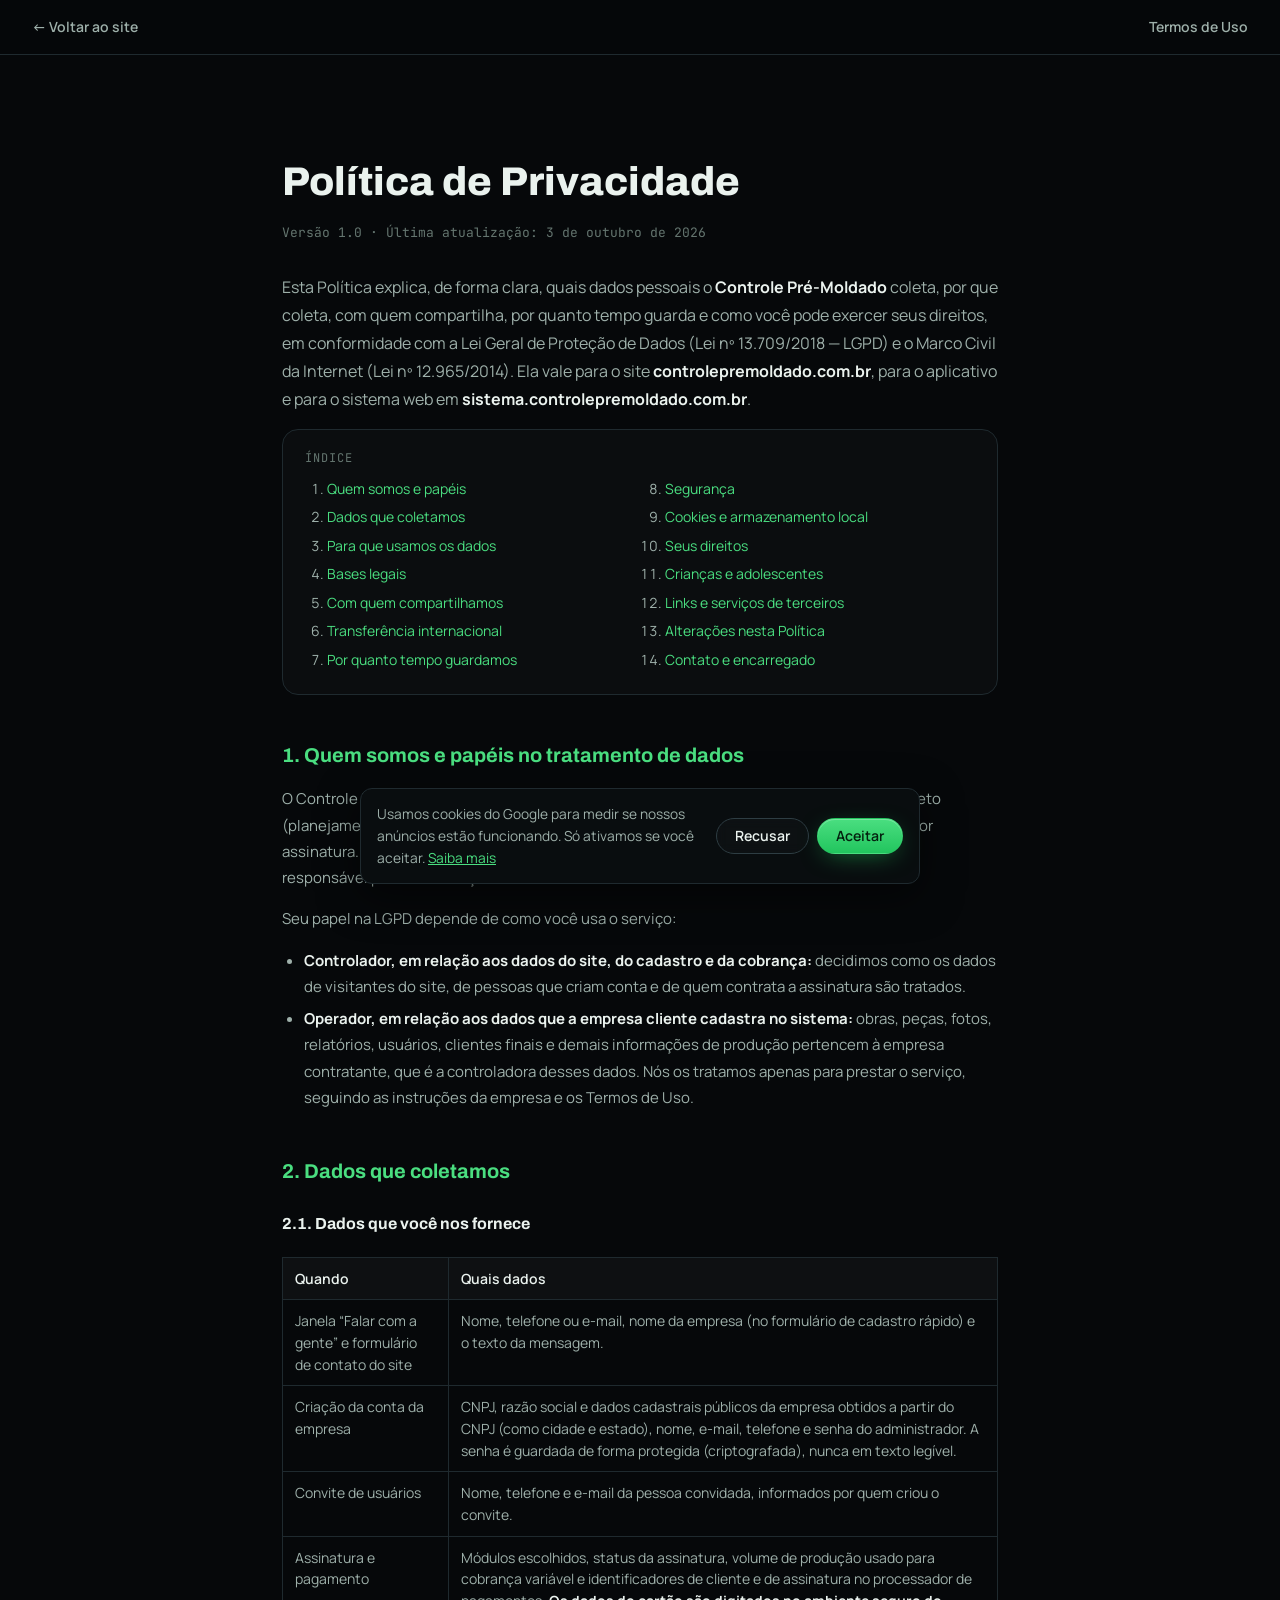
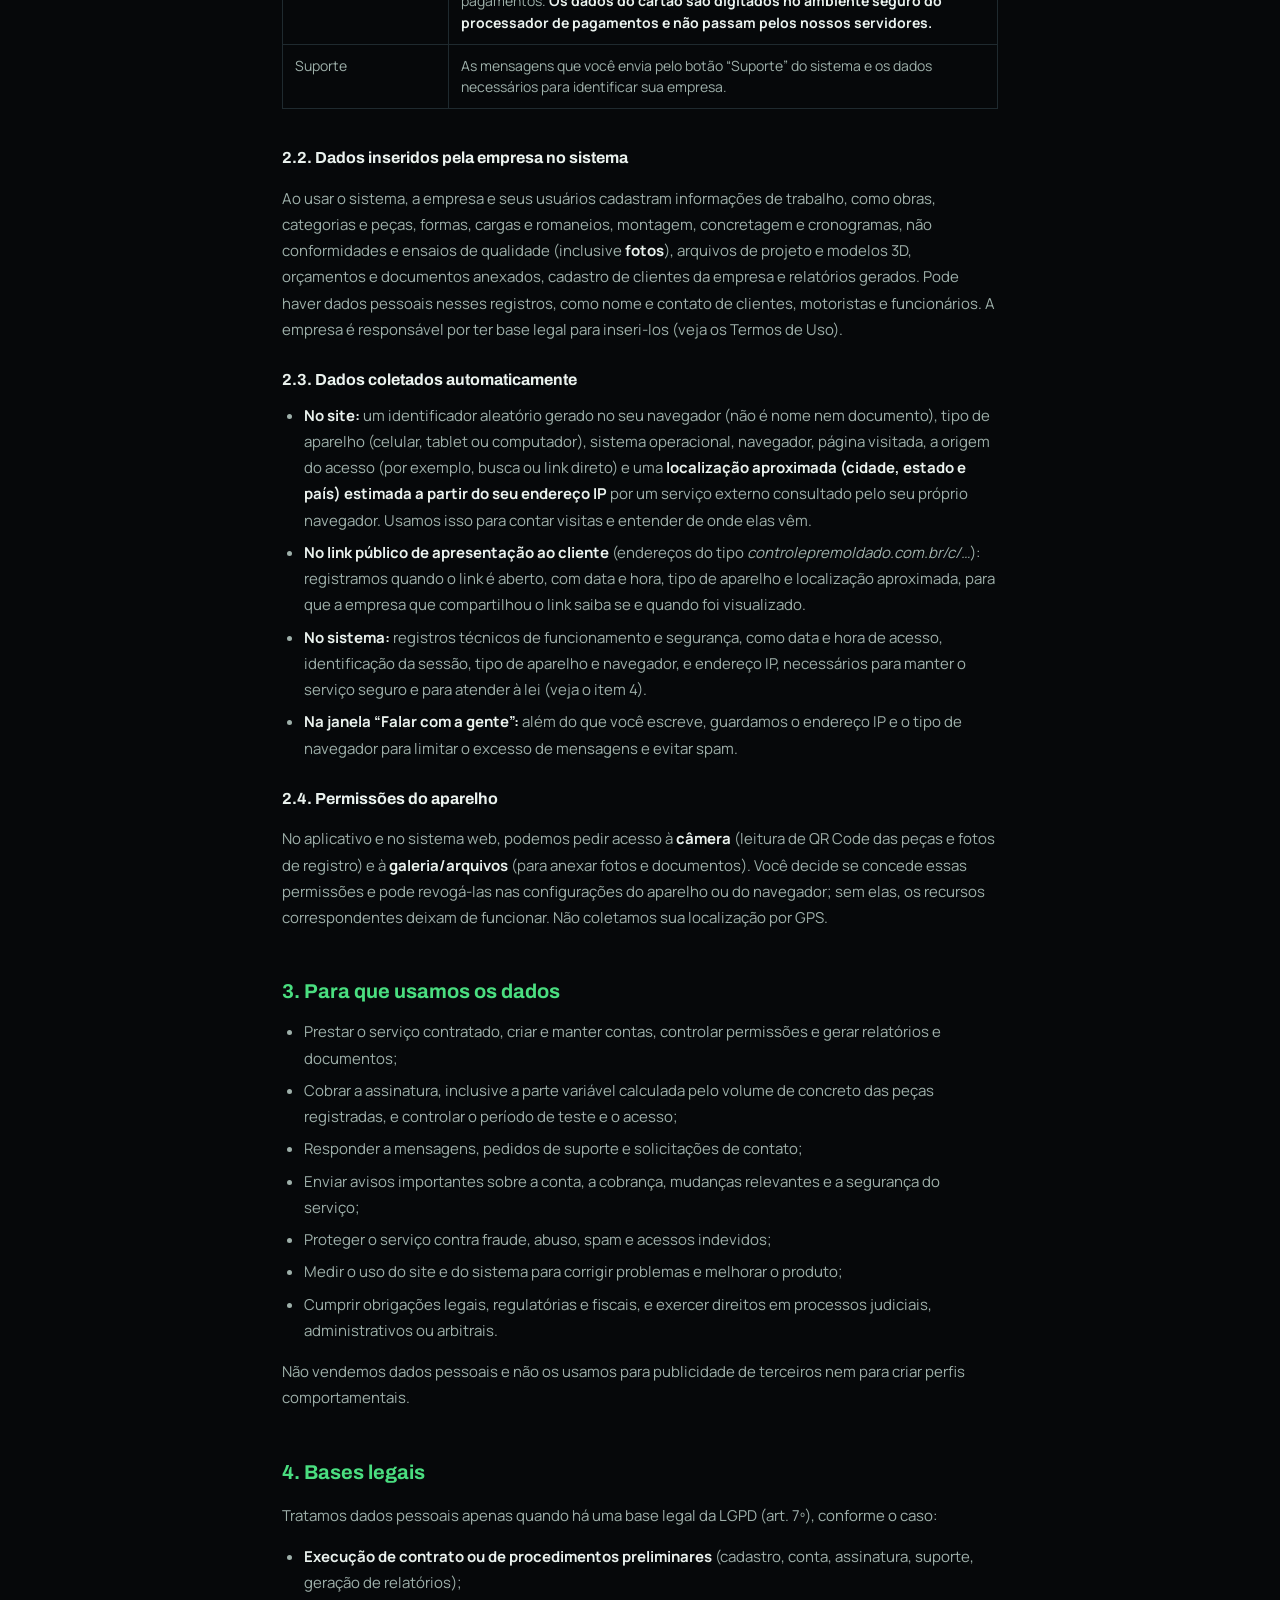
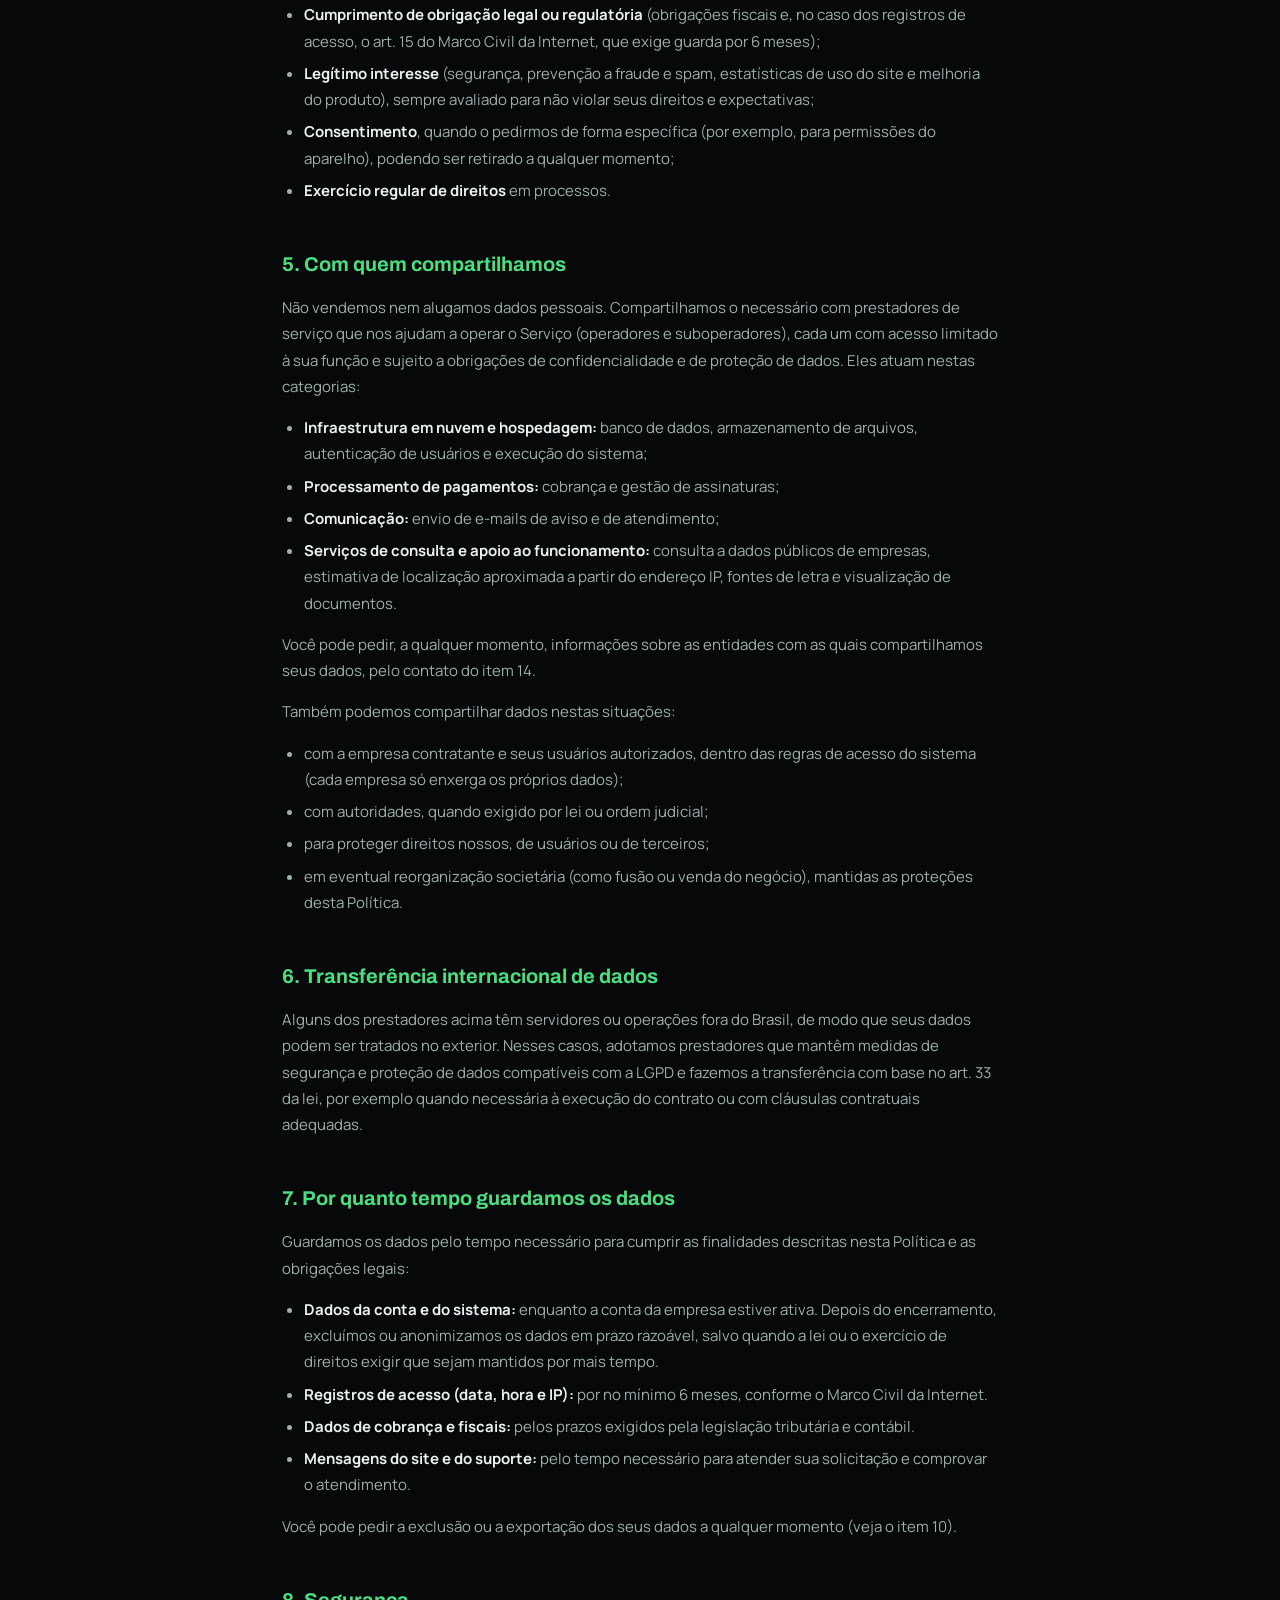
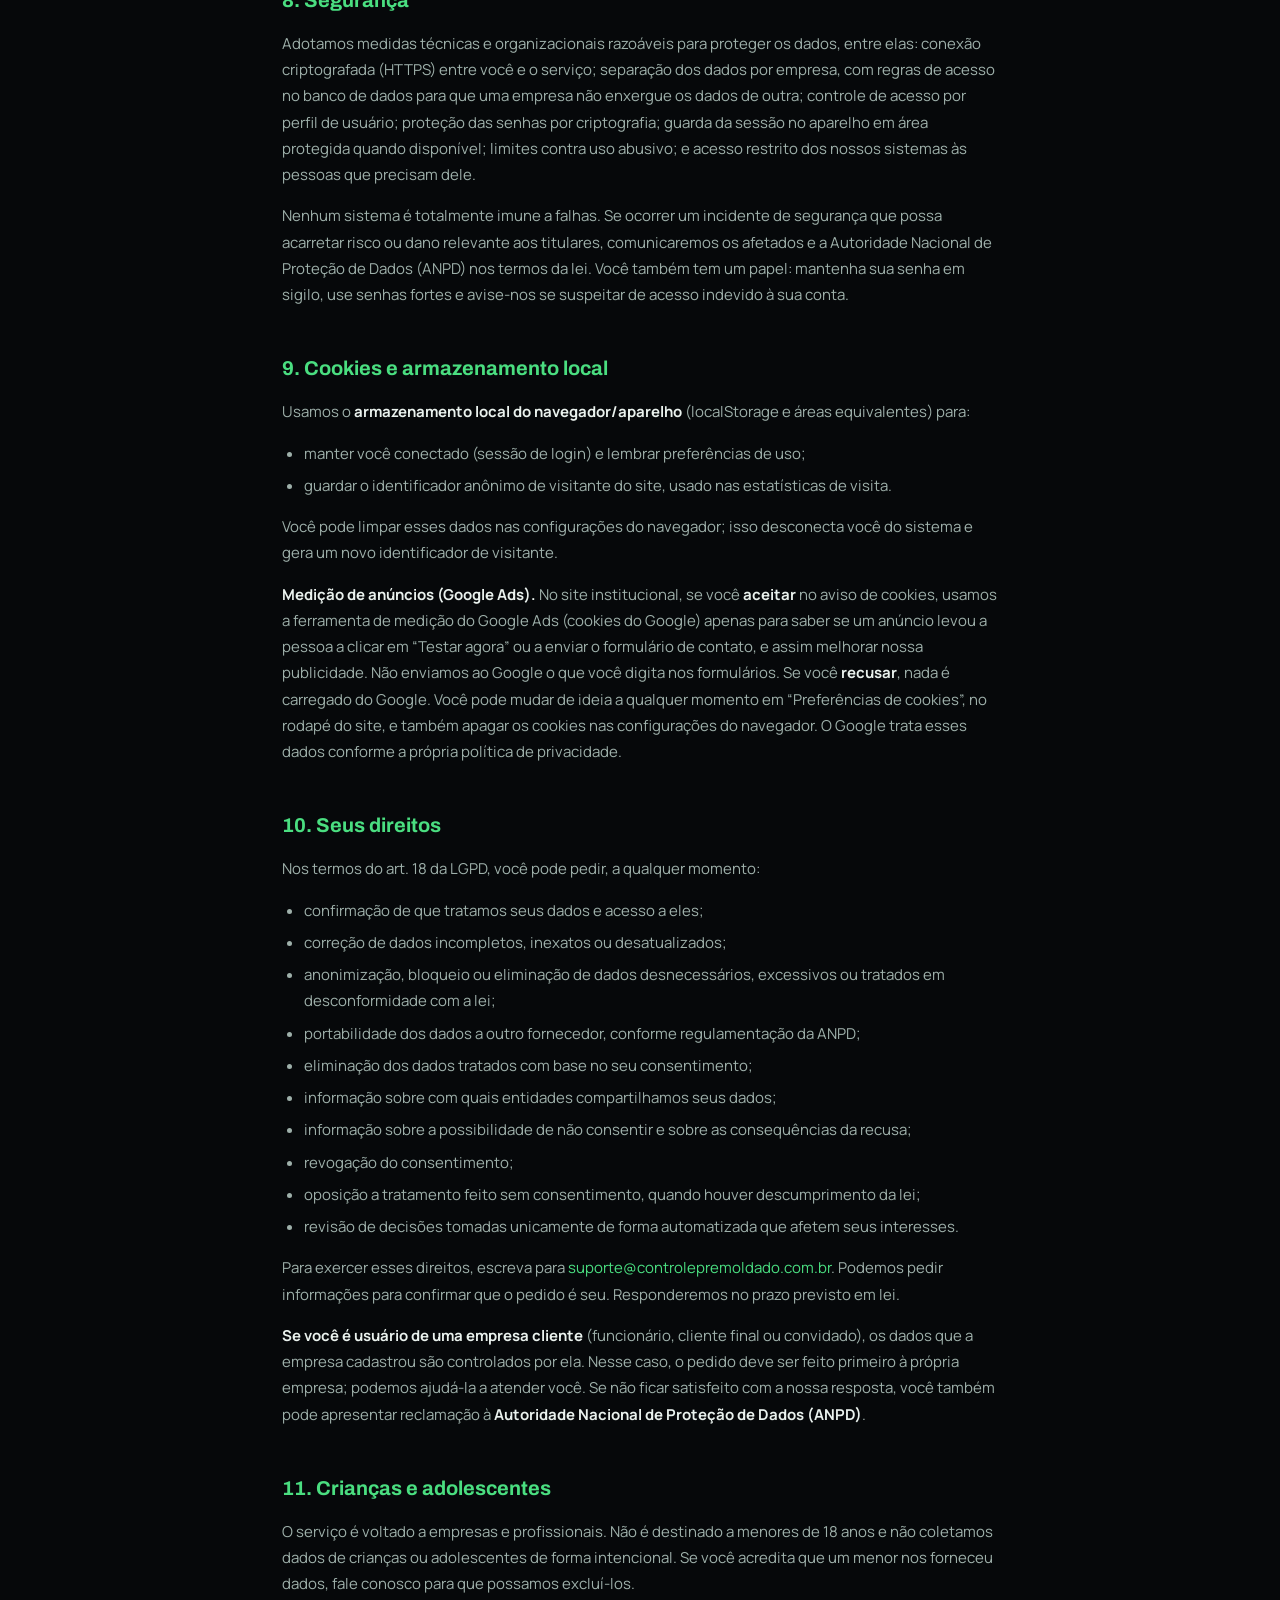
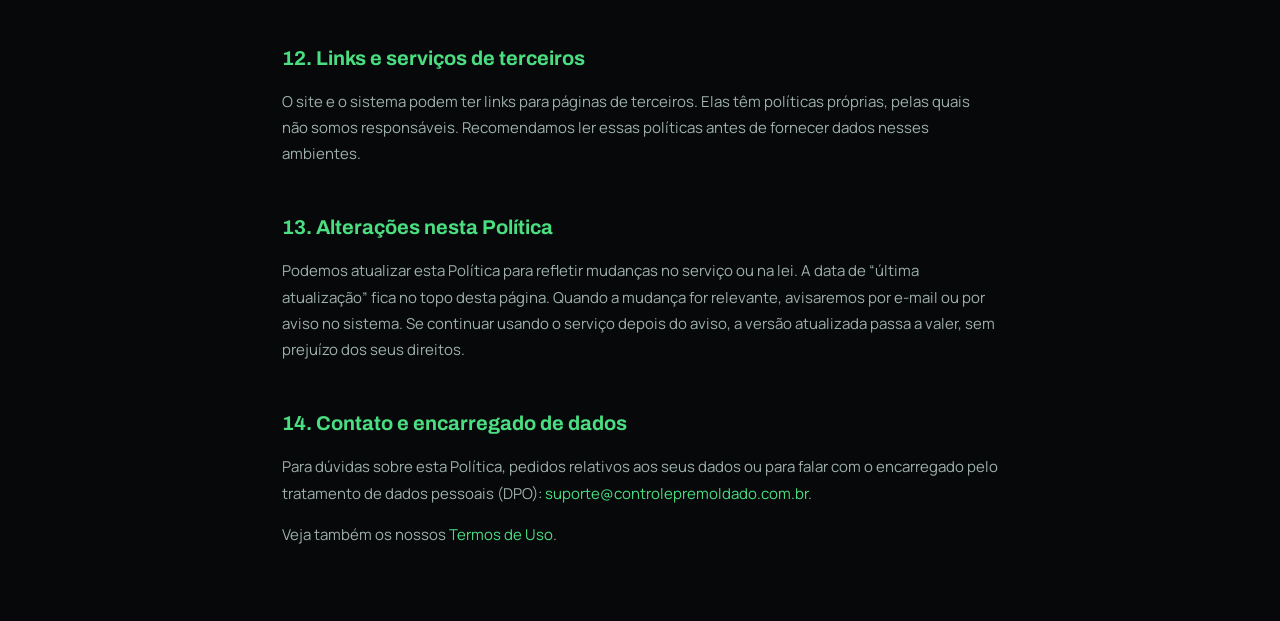
<file: privacidade.html>
<!DOCTYPE html>
<html lang="pt-BR">
<head>
<meta charset="UTF-8">
<meta name="viewport" content="width=device-width, initial-scale=1.0">
<title>Política de Privacidade — Controle Pré-Moldado</title>
<meta name="description" content="Política de Privacidade do Controle Pré-Moldado: quais dados coletamos, para quê, com quem compartilhamos e como exercer seus direitos pela LGPD.">
<meta name="robots" content="noindex">
<meta name="theme-color" content="#06080A">
<link rel="icon" href="/favicon.ico" sizes="48x48">
<link rel="icon" href="/assets/favicon-96.png" type="image/png" sizes="96x96">
<link rel="icon" href="/assets/favicon-192.png" type="image/png" sizes="192x192">
<link rel="apple-touch-icon" href="/assets/apple-touch-icon.png">
<link rel="preconnect" href="https://fonts.googleapis.com">
<link rel="preconnect" href="https://fonts.gstatic.com" crossorigin>
<link rel="stylesheet" href="https://fonts.googleapis.com/css2?family=Archivo:wdth,wght@75..125,400..900&family=Manrope:wght@400;500;600;700&family=JetBrains+Mono:wght@400;500;700&display=swap">
<link rel="stylesheet" href="css/style.css">
<link rel="stylesheet" href="css/legal.css">
</head>
<body>

<div class="legal-topo">
  <a href="index.html">&larr; Voltar ao site</a>
  <a href="termos.html">Termos de Uso</a>
</div>

<main class="legal-main">
  <h1>Política de Privacidade</h1>
  <p class="atualizado">Versão 1.0 · Última atualização: 3 de outubro de 2026</p>

  <p class="intro">Esta Política explica, de forma clara, quais dados pessoais o <strong>Controle Pré-Moldado</strong> coleta, por que coleta, com quem compartilha, por quanto tempo guarda e como você pode exercer seus direitos, em conformidade com a Lei Geral de Proteção de Dados (Lei nº 13.709/2018 — LGPD) e o Marco Civil da Internet (Lei nº 12.965/2014). Ela vale para o site <strong>controlepremoldado.com.br</strong>, para o aplicativo e para o sistema web em <strong>sistema.controlepremoldado.com.br</strong>.</p>

  <nav class="legal-indice" aria-label="Índice">
    <p>Índice</p>
    <ol>
      <li><a href="#quem-somos">Quem somos e papéis</a></li>
      <li><a href="#dados">Dados que coletamos</a></li>
      <li><a href="#finalidades">Para que usamos os dados</a></li>
      <li><a href="#bases">Bases legais</a></li>
      <li><a href="#compartilhamento">Com quem compartilhamos</a></li>
      <li><a href="#internacional">Transferência internacional</a></li>
      <li><a href="#retencao">Por quanto tempo guardamos</a></li>
      <li><a href="#seguranca">Segurança</a></li>
      <li><a href="#cookies">Cookies e armazenamento local</a></li>
      <li><a href="#direitos">Seus direitos</a></li>
      <li><a href="#menores">Crianças e adolescentes</a></li>
      <li><a href="#terceiros">Links e serviços de terceiros</a></li>
      <li><a href="#alteracoes">Alterações nesta Política</a></li>
      <li><a href="#contato">Contato e encarregado</a></li>
    </ol>
  </nav>

  <h2 id="quem-somos">1. Quem somos e papéis no tratamento de dados</h2>
  <p>O Controle Pré-Moldado é um software de gestão para indústrias de pré-moldados de concreto (planejamento de produção, cargas, montagem, qualidade, vendas e relatórios), oferecido por assinatura. Quando esta Política diz “nós”, “nosso” ou “Controle Pré-Moldado”, refere-se ao responsável por esse serviço.</p>
  <p>Seu papel na LGPD depende de como você usa o serviço:</p>
  <ul>
    <li><strong>Controlador, em relação aos dados do site, do cadastro e da cobrança:</strong> decidimos como os dados de visitantes do site, de pessoas que criam conta e de quem contrata a assinatura são tratados.</li>
    <li><strong>Operador, em relação aos dados que a empresa cliente cadastra no sistema:</strong> obras, peças, fotos, relatórios, usuários, clientes finais e demais informações de produção pertencem à empresa contratante, que é a controladora desses dados. Nós os tratamos apenas para prestar o serviço, seguindo as instruções da empresa e os Termos de Uso.</li>
  </ul>

  <h2 id="dados">2. Dados que coletamos</h2>

  <h3>2.1. Dados que você nos fornece</h3>
  <div class="legal-tabela-wrap">
  <table class="legal-tabela">
    <thead><tr><th>Quando</th><th>Quais dados</th></tr></thead>
    <tbody>
      <tr><td>Janela “Falar com a gente” e formulário de contato do site</td><td>Nome, telefone ou e-mail, nome da empresa (no formulário de cadastro rápido) e o texto da mensagem.</td></tr>
      <tr><td>Criação da conta da empresa</td><td>CNPJ, razão social e dados cadastrais públicos da empresa obtidos a partir do CNPJ (como cidade e estado), nome, e-mail, telefone e senha do administrador. A senha é guardada de forma protegida (criptografada), nunca em texto legível.</td></tr>
      <tr><td>Convite de usuários</td><td>Nome, telefone e e-mail da pessoa convidada, informados por quem criou o convite.</td></tr>
      <tr><td>Assinatura e pagamento</td><td>Módulos escolhidos, status da assinatura, volume de produção usado para cobrança variável e identificadores de cliente e de assinatura no processador de pagamentos. <strong>Os dados do cartão são digitados no ambiente seguro do processador de pagamentos e não passam pelos nossos servidores.</strong></td></tr>
      <tr><td>Suporte</td><td>As mensagens que você envia pelo botão “Suporte” do sistema e os dados necessários para identificar sua empresa.</td></tr>
    </tbody>
  </table>
  </div>

  <h3>2.2. Dados inseridos pela empresa no sistema</h3>
  <p>Ao usar o sistema, a empresa e seus usuários cadastram informações de trabalho, como obras, categorias e peças, formas, cargas e romaneios, montagem, concretagem e cronogramas, não conformidades e ensaios de qualidade (inclusive <strong>fotos</strong>), arquivos de projeto e modelos 3D, orçamentos e documentos anexados, cadastro de clientes da empresa e relatórios gerados. Pode haver dados pessoais nesses registros, como nome e contato de clientes, motoristas e funcionários. A empresa é responsável por ter base legal para inseri-los (veja os Termos de Uso).</p>

  <h3>2.3. Dados coletados automaticamente</h3>
  <ul>
    <li><strong>No site:</strong> um identificador aleatório gerado no seu navegador (não é nome nem documento), tipo de aparelho (celular, tablet ou computador), sistema operacional, navegador, página visitada, a origem do acesso (por exemplo, busca ou link direto) e uma <strong>localização aproximada (cidade, estado e país) estimada a partir do seu endereço IP</strong> por um serviço externo consultado pelo seu próprio navegador. Usamos isso para contar visitas e entender de onde elas vêm.</li>
    <li><strong>No link público de apresentação ao cliente</strong> (endereços do tipo <em>controlepremoldado.com.br/c/…</em>): registramos quando o link é aberto, com data e hora, tipo de aparelho e localização aproximada, para que a empresa que compartilhou o link saiba se e quando foi visualizado.</li>
    <li><strong>No sistema:</strong> registros técnicos de funcionamento e segurança, como data e hora de acesso, identificação da sessão, tipo de aparelho e navegador, e endereço IP, necessários para manter o serviço seguro e para atender à lei (veja o item 4).</li>
    <li><strong>Na janela “Falar com a gente”:</strong> além do que você escreve, guardamos o endereço IP e o tipo de navegador para limitar o excesso de mensagens e evitar spam.</li>
  </ul>

  <h3>2.4. Permissões do aparelho</h3>
  <p>No aplicativo e no sistema web, podemos pedir acesso à <strong>câmera</strong> (leitura de QR Code das peças e fotos de registro) e à <strong>galeria/arquivos</strong> (para anexar fotos e documentos). Você decide se concede essas permissões e pode revogá-las nas configurações do aparelho ou do navegador; sem elas, os recursos correspondentes deixam de funcionar. Não coletamos sua localização por GPS.</p>

  <h2 id="finalidades">3. Para que usamos os dados</h2>
  <ul>
    <li>Prestar o serviço contratado, criar e manter contas, controlar permissões e gerar relatórios e documentos;</li>
    <li>Cobrar a assinatura, inclusive a parte variável calculada pelo volume de concreto das peças registradas, e controlar o período de teste e o acesso;</li>
    <li>Responder a mensagens, pedidos de suporte e solicitações de contato;</li>
    <li>Enviar avisos importantes sobre a conta, a cobrança, mudanças relevantes e a segurança do serviço;</li>
    <li>Proteger o serviço contra fraude, abuso, spam e acessos indevidos;</li>
    <li>Medir o uso do site e do sistema para corrigir problemas e melhorar o produto;</li>
    <li>Cumprir obrigações legais, regulatórias e fiscais, e exercer direitos em processos judiciais, administrativos ou arbitrais.</li>
  </ul>
  <p>Não vendemos dados pessoais e não os usamos para publicidade de terceiros nem para criar perfis comportamentais.</p>

  <h2 id="bases">4. Bases legais</h2>
  <p>Tratamos dados pessoais apenas quando há uma base legal da LGPD (art. 7º), conforme o caso:</p>
  <ul>
    <li><strong>Execução de contrato ou de procedimentos preliminares</strong> (cadastro, conta, assinatura, suporte, geração de relatórios);</li>
    <li><strong>Cumprimento de obrigação legal ou regulatória</strong> (obrigações fiscais e, no caso dos registros de acesso, o art. 15 do Marco Civil da Internet, que exige guarda por 6 meses);</li>
    <li><strong>Legítimo interesse</strong> (segurança, prevenção a fraude e spam, estatísticas de uso do site e melhoria do produto), sempre avaliado para não violar seus direitos e expectativas;</li>
    <li><strong>Consentimento</strong>, quando o pedirmos de forma específica (por exemplo, para permissões do aparelho), podendo ser retirado a qualquer momento;</li>
    <li><strong>Exercício regular de direitos</strong> em processos.</li>
  </ul>

  <h2 id="compartilhamento">5. Com quem compartilhamos</h2>
  <p>Não vendemos nem alugamos dados pessoais. Compartilhamos o necessário com prestadores de serviço que nos ajudam a operar o Serviço (operadores e suboperadores), cada um com acesso limitado à sua função e sujeito a obrigações de confidencialidade e de proteção de dados. Eles atuam nestas categorias:</p>
  <ul>
    <li><strong>Infraestrutura em nuvem e hospedagem:</strong> banco de dados, armazenamento de arquivos, autenticação de usuários e execução do sistema;</li>
    <li><strong>Processamento de pagamentos:</strong> cobrança e gestão de assinaturas;</li>
    <li><strong>Comunicação:</strong> envio de e-mails de aviso e de atendimento;</li>
    <li><strong>Serviços de consulta e apoio ao funcionamento:</strong> consulta a dados públicos de empresas, estimativa de localização aproximada a partir do endereço IP, fontes de letra e visualização de documentos.</li>
  </ul>
  <p>Você pode pedir, a qualquer momento, informações sobre as entidades com as quais compartilhamos seus dados, pelo contato do item 14.</p>
  <p>Também podemos compartilhar dados nestas situações:</p>
  <ul>
    <li>com a empresa contratante e seus usuários autorizados, dentro das regras de acesso do sistema (cada empresa só enxerga os próprios dados);</li>
    <li>com autoridades, quando exigido por lei ou ordem judicial;</li>
    <li>para proteger direitos nossos, de usuários ou de terceiros;</li>
    <li>em eventual reorganização societária (como fusão ou venda do negócio), mantidas as proteções desta Política.</li>
  </ul>
  <h2 id="internacional">6. Transferência internacional de dados</h2>
  <p>Alguns dos prestadores acima têm servidores ou operações fora do Brasil, de modo que seus dados podem ser tratados no exterior. Nesses casos, adotamos prestadores que mantêm medidas de segurança e proteção de dados compatíveis com a LGPD e fazemos a transferência com base no art. 33 da lei, por exemplo quando necessária à execução do contrato ou com cláusulas contratuais adequadas.</p>

  <h2 id="retencao">7. Por quanto tempo guardamos os dados</h2>
  <p>Guardamos os dados pelo tempo necessário para cumprir as finalidades descritas nesta Política e as obrigações legais:</p>
  <ul>
    <li><strong>Dados da conta e do sistema:</strong> enquanto a conta da empresa estiver ativa. Depois do encerramento, excluímos ou anonimizamos os dados em prazo razoável, salvo quando a lei ou o exercício de direitos exigir que sejam mantidos por mais tempo.</li>
    <li><strong>Registros de acesso (data, hora e IP):</strong> por no mínimo 6 meses, conforme o Marco Civil da Internet.</li>
    <li><strong>Dados de cobrança e fiscais:</strong> pelos prazos exigidos pela legislação tributária e contábil.</li>
    <li><strong>Mensagens do site e do suporte:</strong> pelo tempo necessário para atender sua solicitação e comprovar o atendimento.</li>
  </ul>
  <p>Você pode pedir a exclusão ou a exportação dos seus dados a qualquer momento (veja o item 10).</p>

  <h2 id="seguranca">8. Segurança</h2>
  <p>Adotamos medidas técnicas e organizacionais razoáveis para proteger os dados, entre elas: conexão criptografada (HTTPS) entre você e o serviço; separação dos dados por empresa, com regras de acesso no banco de dados para que uma empresa não enxergue os dados de outra; controle de acesso por perfil de usuário; proteção das senhas por criptografia; guarda da sessão no aparelho em área protegida quando disponível; limites contra uso abusivo; e acesso restrito dos nossos sistemas às pessoas que precisam dele.</p>
  <p>Nenhum sistema é totalmente imune a falhas. Se ocorrer um incidente de segurança que possa acarretar risco ou dano relevante aos titulares, comunicaremos os afetados e a Autoridade Nacional de Proteção de Dados (ANPD) nos termos da lei. Você também tem um papel: mantenha sua senha em sigilo, use senhas fortes e avise-nos se suspeitar de acesso indevido à sua conta.</p>

  <h2 id="cookies">9. Cookies e armazenamento local</h2>
  <p>Usamos o <strong>armazenamento local do navegador/aparelho</strong> (localStorage e áreas equivalentes) para:</p>
  <ul>
    <li>manter você conectado (sessão de login) e lembrar preferências de uso;</li>
    <li>guardar o identificador anônimo de visitante do site, usado nas estatísticas de visita.</li>
  </ul>
  <p>Você pode limpar esses dados nas configurações do navegador; isso desconecta você do sistema e gera um novo identificador de visitante.</p>
  <p><strong>Medição de anúncios (Google Ads).</strong> No site institucional, se você <strong>aceitar</strong> no aviso de cookies, usamos a ferramenta de medição do Google Ads (cookies do Google) apenas para saber se um anúncio levou a pessoa a clicar em “Testar agora” ou a enviar o formulário de contato, e assim melhorar nossa publicidade. Não enviamos ao Google o que você digita nos formulários. Se você <strong>recusar</strong>, nada é carregado do Google. Você pode mudar de ideia a qualquer momento em “Preferências de cookies”, no rodapé do site, e também apagar os cookies nas configurações do navegador. O Google trata esses dados conforme a própria política de privacidade.</p>

  <h2 id="direitos">10. Seus direitos</h2>
  <p>Nos termos do art. 18 da LGPD, você pode pedir, a qualquer momento:</p>
  <ul>
    <li>confirmação de que tratamos seus dados e acesso a eles;</li>
    <li>correção de dados incompletos, inexatos ou desatualizados;</li>
    <li>anonimização, bloqueio ou eliminação de dados desnecessários, excessivos ou tratados em desconformidade com a lei;</li>
    <li>portabilidade dos dados a outro fornecedor, conforme regulamentação da ANPD;</li>
    <li>eliminação dos dados tratados com base no seu consentimento;</li>
    <li>informação sobre com quais entidades compartilhamos seus dados;</li>
    <li>informação sobre a possibilidade de não consentir e sobre as consequências da recusa;</li>
    <li>revogação do consentimento;</li>
    <li>oposição a tratamento feito sem consentimento, quando houver descumprimento da lei;</li>
    <li>revisão de decisões tomadas unicamente de forma automatizada que afetem seus interesses.</li>
  </ul>
  <p>Para exercer esses direitos, escreva para <a href="mailto:suporte@controlepremoldado.com.br">suporte@controlepremoldado.com.br</a>. Podemos pedir informações para confirmar que o pedido é seu. Responderemos no prazo previsto em lei.</p>
  <p><strong>Se você é usuário de uma empresa cliente</strong> (funcionário, cliente final ou convidado), os dados que a empresa cadastrou são controlados por ela. Nesse caso, o pedido deve ser feito primeiro à própria empresa; podemos ajudá-la a atender você. Se não ficar satisfeito com a nossa resposta, você também pode apresentar reclamação à <strong>Autoridade Nacional de Proteção de Dados (ANPD)</strong>.</p>

  <h2 id="menores">11. Crianças e adolescentes</h2>
  <p>O serviço é voltado a empresas e profissionais. Não é destinado a menores de 18 anos e não coletamos dados de crianças ou adolescentes de forma intencional. Se você acredita que um menor nos forneceu dados, fale conosco para que possamos excluí-los.</p>

  <h2 id="terceiros">12. Links e serviços de terceiros</h2>
  <p>O site e o sistema podem ter links para páginas de terceiros. Elas têm políticas próprias, pelas quais não somos responsáveis. Recomendamos ler essas políticas antes de fornecer dados nesses ambientes.</p>

  <h2 id="alteracoes">13. Alterações nesta Política</h2>
  <p>Podemos atualizar esta Política para refletir mudanças no serviço ou na lei. A data de “última atualização” fica no topo desta página. Quando a mudança for relevante, avisaremos por e-mail ou por aviso no sistema. Se continuar usando o serviço depois do aviso, a versão atualizada passa a valer, sem prejuízo dos seus direitos.</p>

  <h2 id="contato">14. Contato e encarregado de dados</h2>
  <p>Para dúvidas sobre esta Política, pedidos relativos aos seus dados ou para falar com o encarregado pelo tratamento de dados pessoais (DPO): <a href="mailto:suporte@controlepremoldado.com.br">suporte@controlepremoldado.com.br</a>.</p>
  <p>Veja também os nossos <a href="termos.html">Termos de Uso</a>.</p>

</main>

<script src="js/anuncios.js"></script>
</body>
</html>
</file>
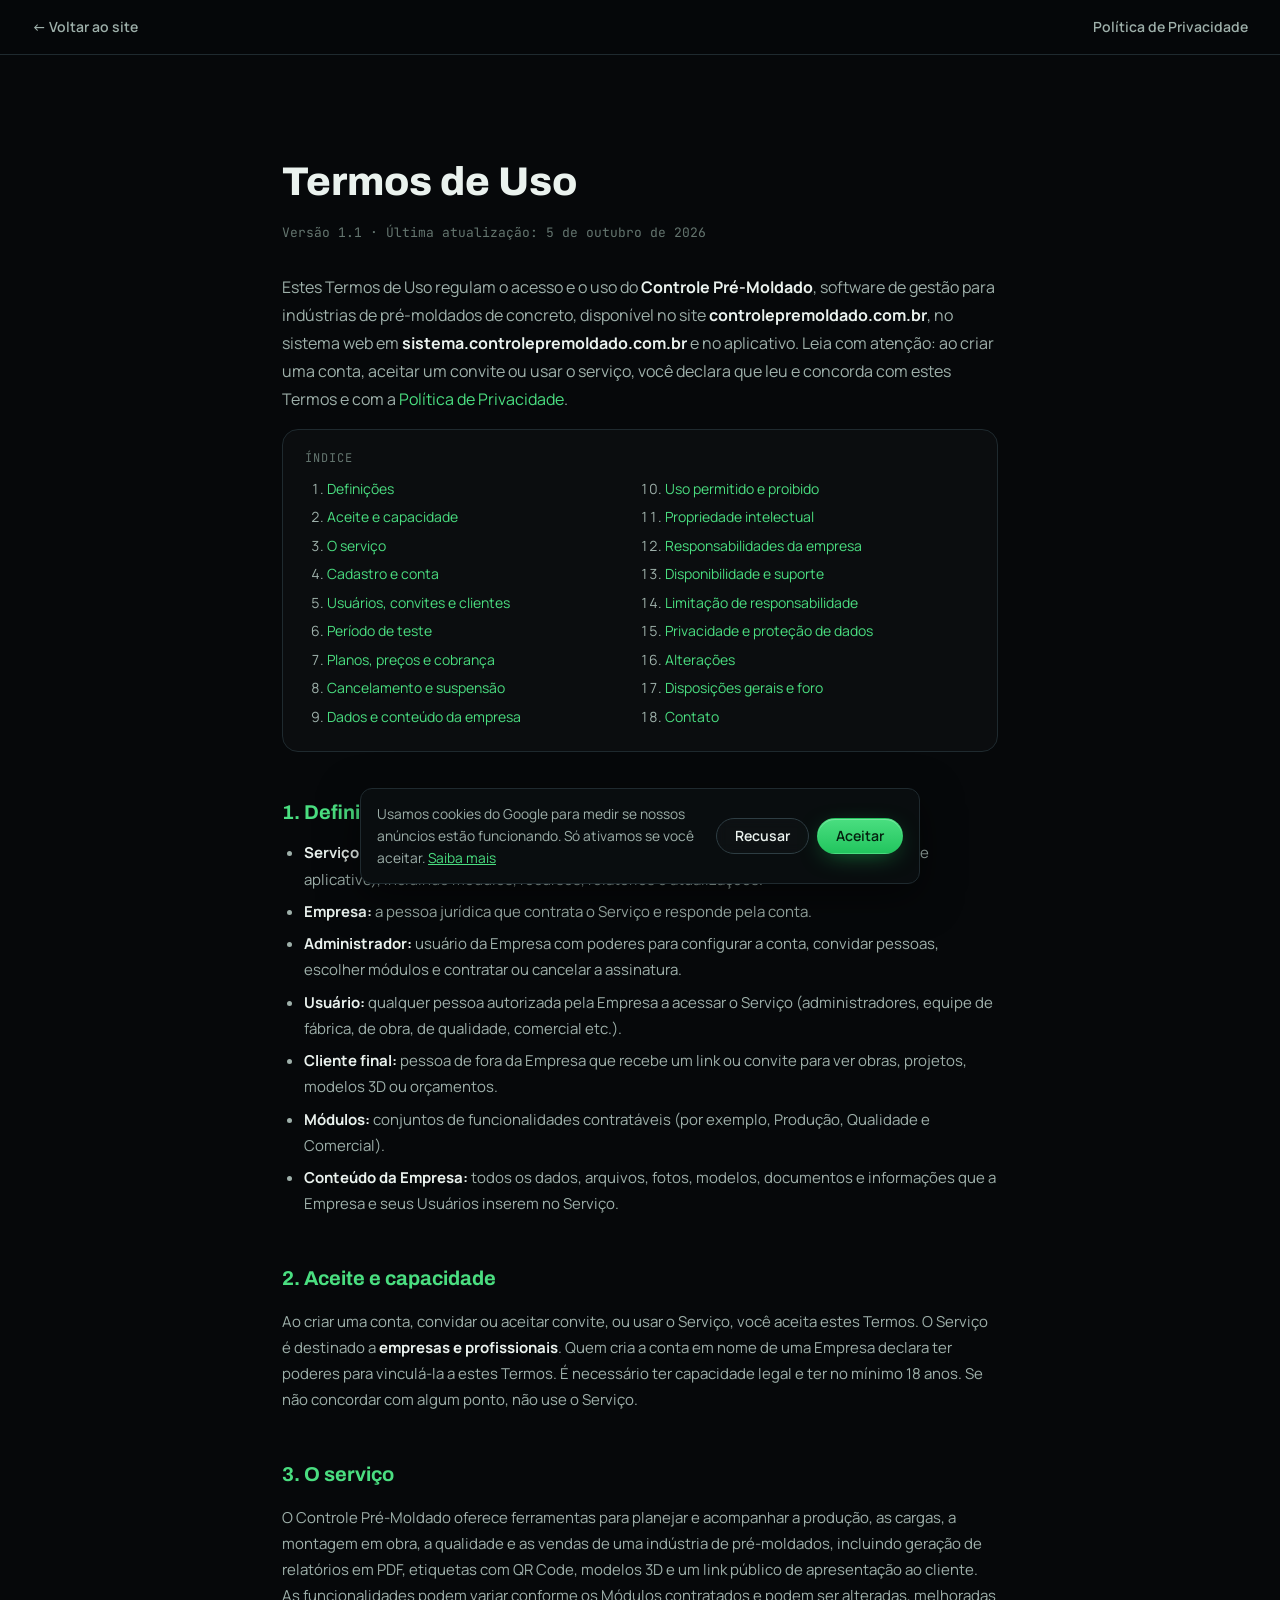
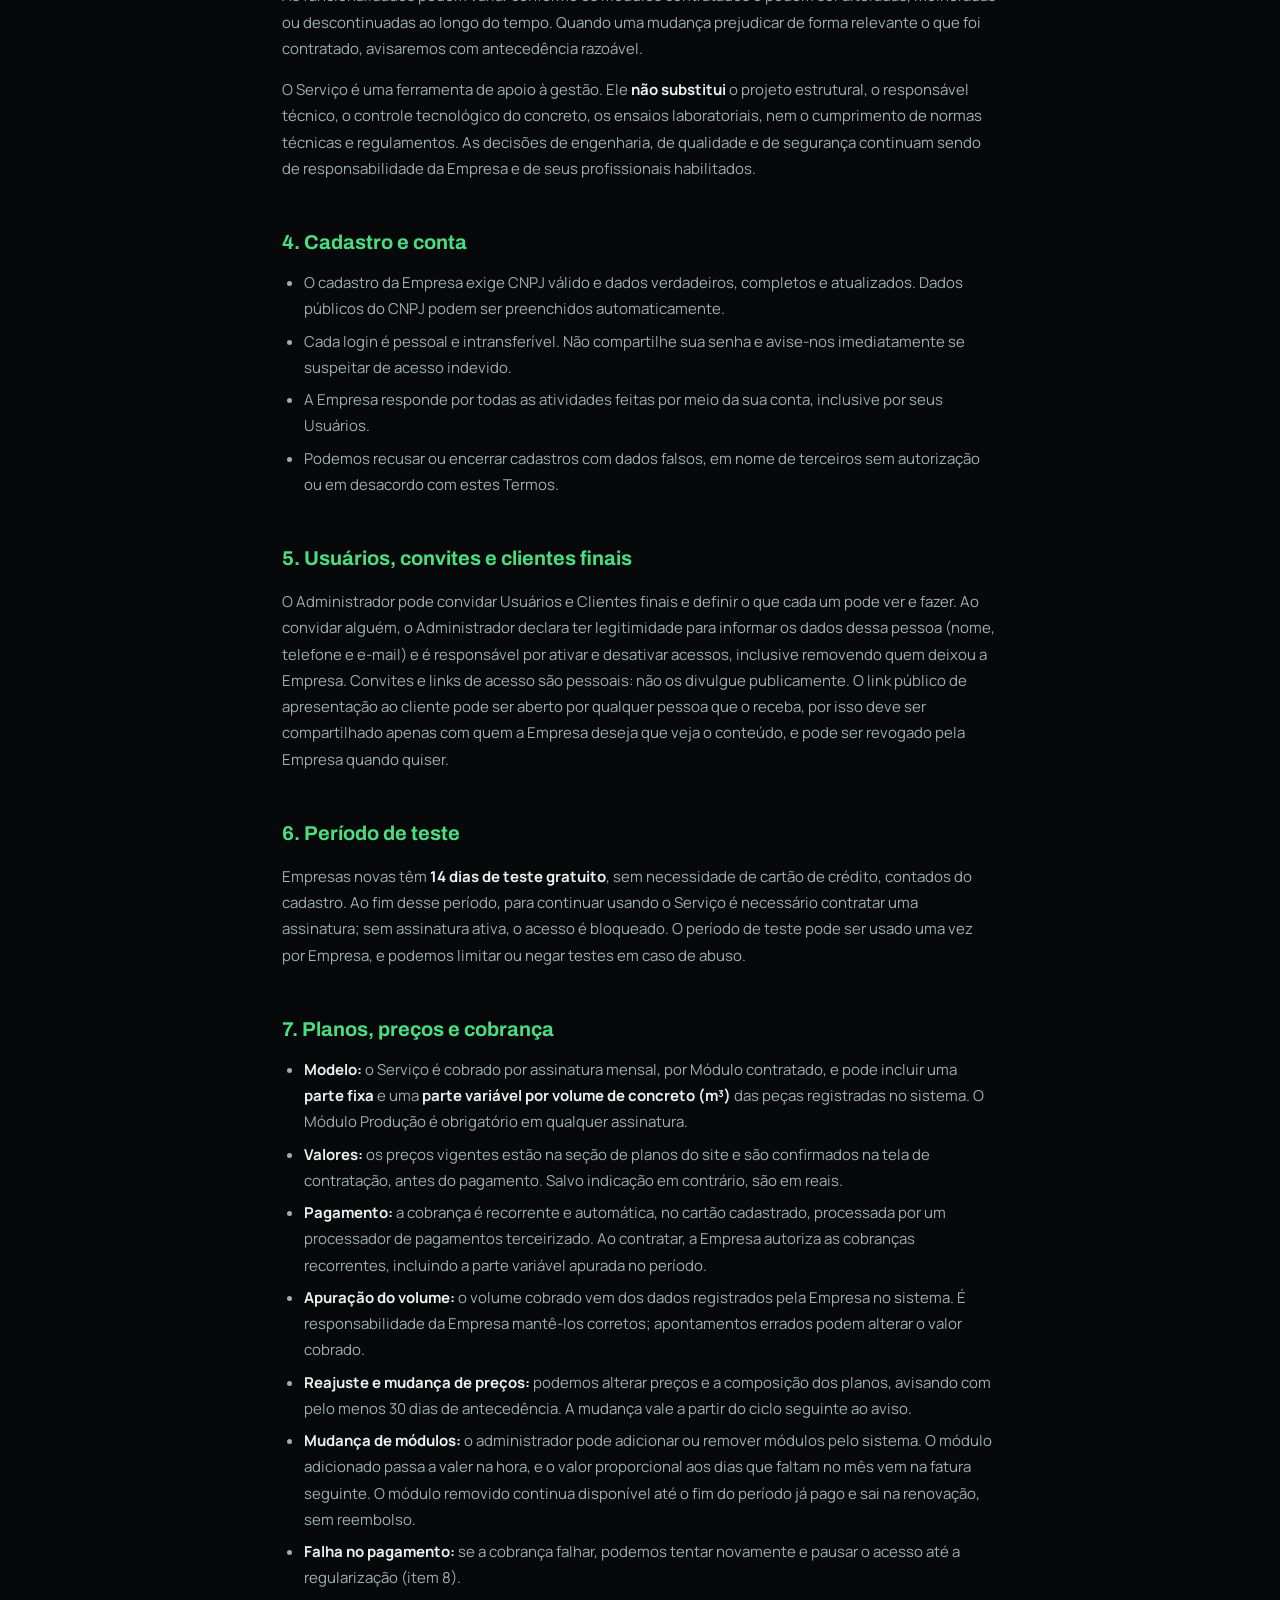
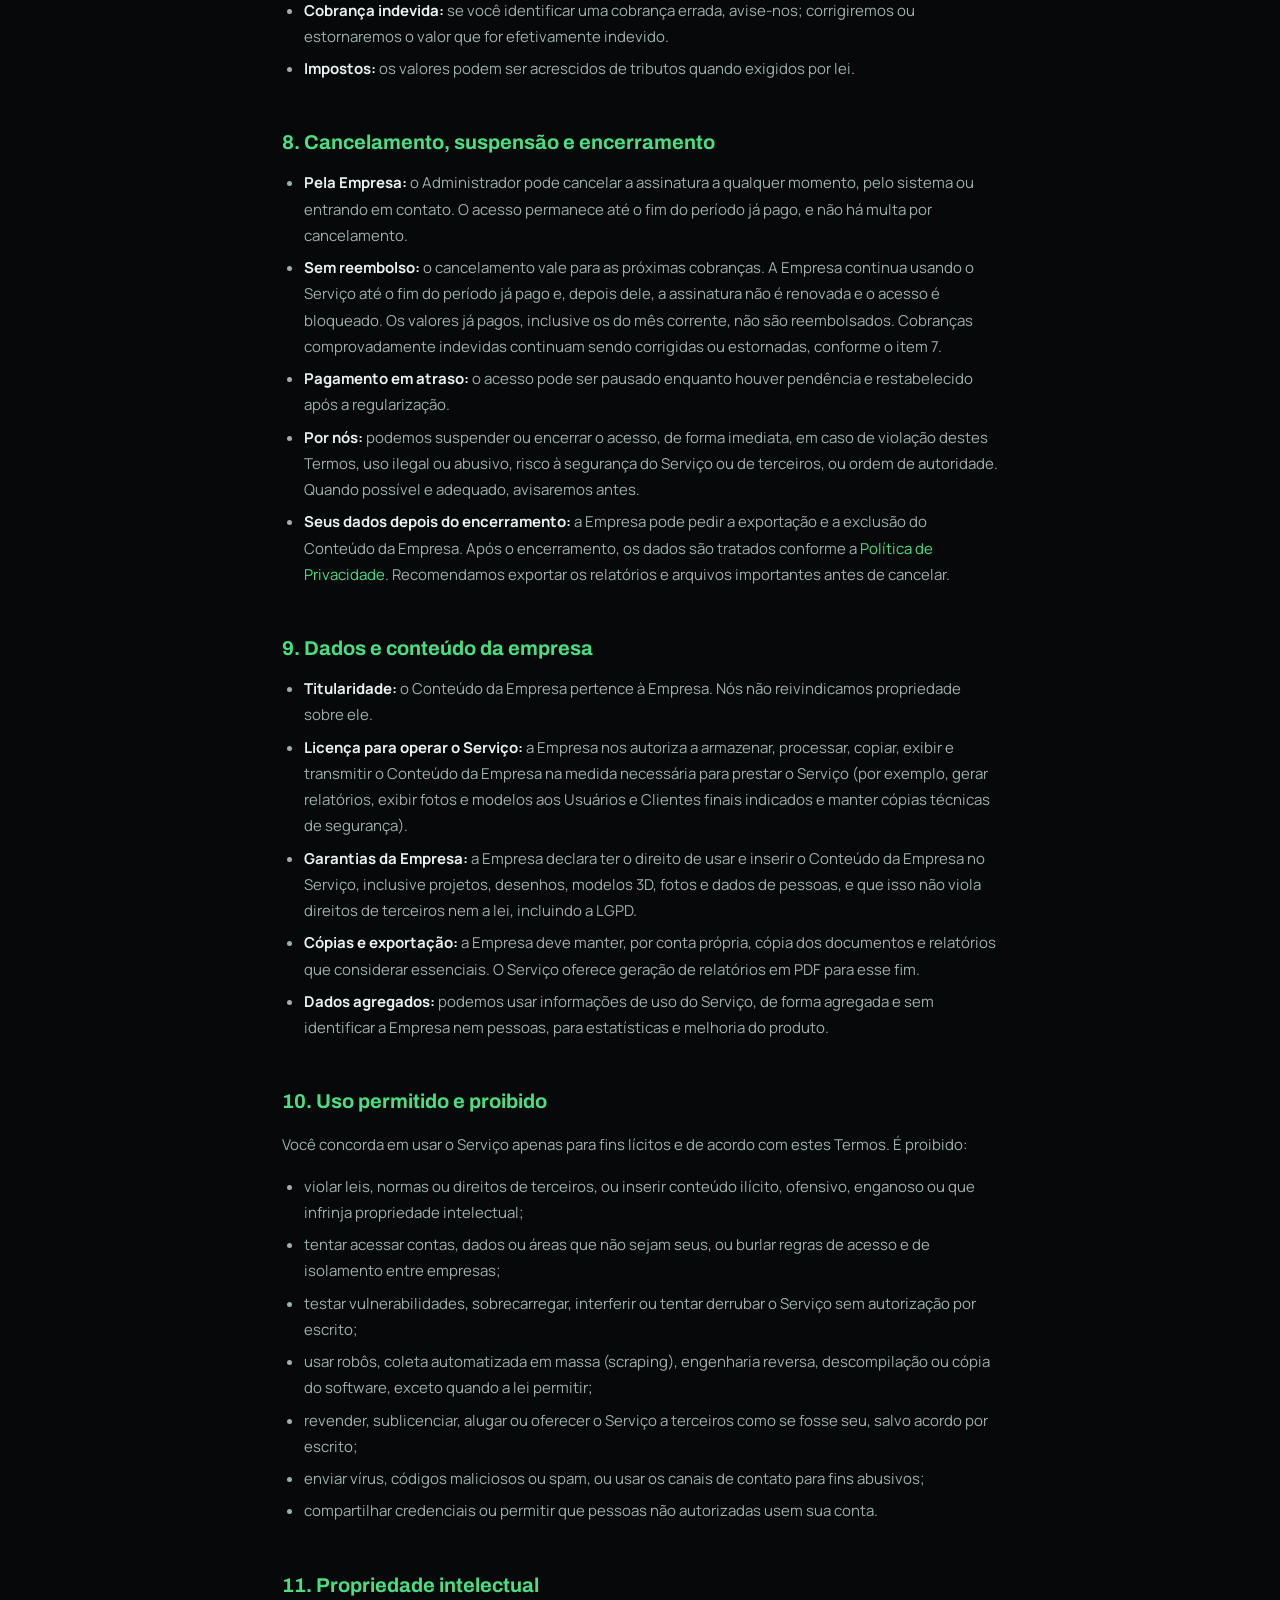
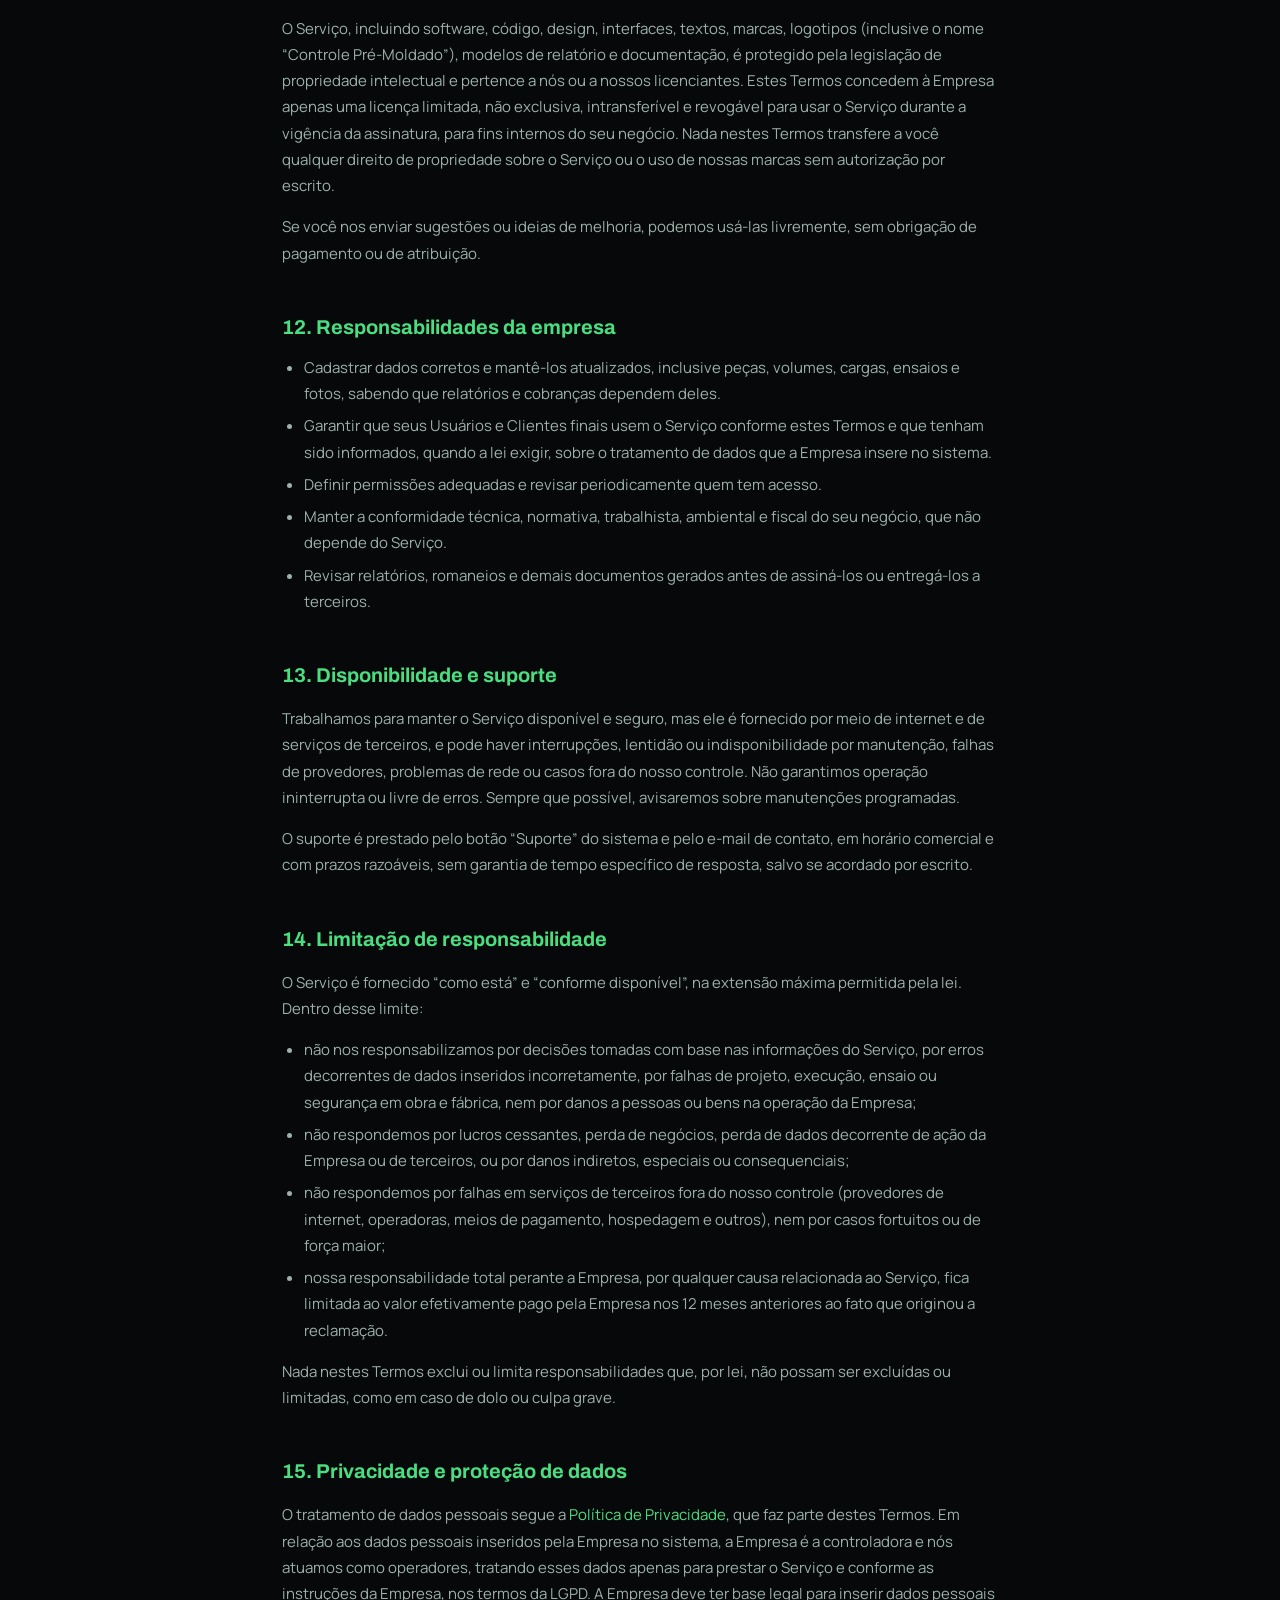
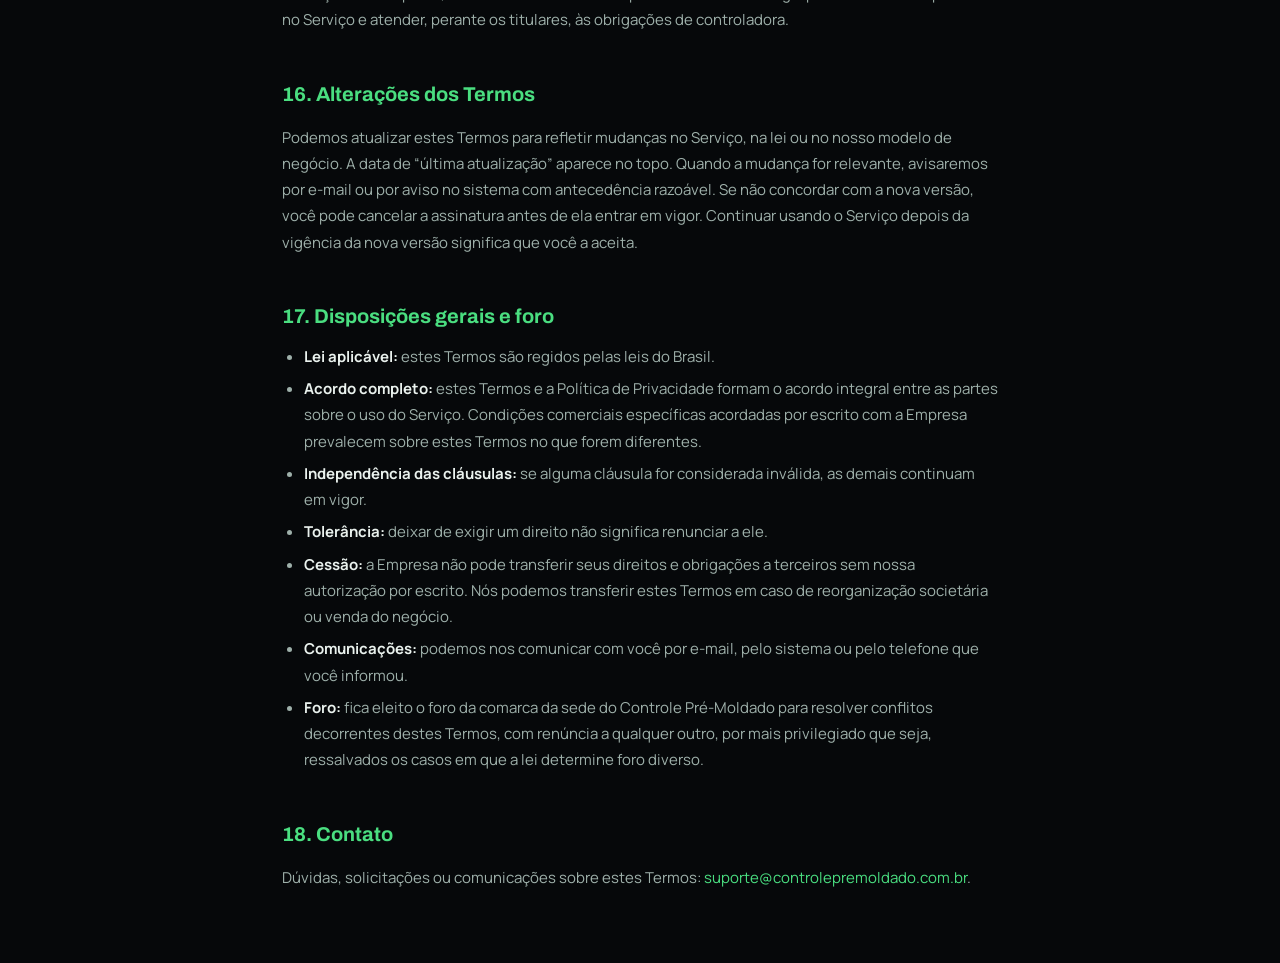
<file: termos.html>
<!DOCTYPE html>
<html lang="pt-BR">
<head>
<meta charset="UTF-8">
<meta name="viewport" content="width=device-width, initial-scale=1.0">
<title>Termos de Uso — Controle Pré-Moldado</title>
<meta name="description" content="Termos de Uso do Controle Pré-Moldado: regras de uso do sistema, assinatura, pagamento, responsabilidades e direitos das partes.">
<meta name="robots" content="noindex">
<meta name="theme-color" content="#06080A">
<link rel="icon" href="/favicon.ico" sizes="48x48">
<link rel="icon" href="/assets/favicon-96.png" type="image/png" sizes="96x96">
<link rel="icon" href="/assets/favicon-192.png" type="image/png" sizes="192x192">
<link rel="apple-touch-icon" href="/assets/apple-touch-icon.png">
<link rel="preconnect" href="https://fonts.googleapis.com">
<link rel="preconnect" href="https://fonts.gstatic.com" crossorigin>
<link rel="stylesheet" href="https://fonts.googleapis.com/css2?family=Archivo:wdth,wght@75..125,400..900&family=Manrope:wght@400;500;600;700&family=JetBrains+Mono:wght@400;500;700&display=swap">
<link rel="stylesheet" href="css/style.css">
<link rel="stylesheet" href="css/legal.css">
</head>
<body>

<div class="legal-topo">
  <a href="index.html">&larr; Voltar ao site</a>
  <a href="privacidade.html">Política de Privacidade</a>
</div>

<main class="legal-main">
  <h1>Termos de Uso</h1>
  <p class="atualizado">Versão 1.1 · Última atualização: 5 de outubro de 2026</p>

  <p class="intro">Estes Termos de Uso regulam o acesso e o uso do <strong>Controle Pré-Moldado</strong>, software de gestão para indústrias de pré-moldados de concreto, disponível no site <strong>controlepremoldado.com.br</strong>, no sistema web em <strong>sistema.controlepremoldado.com.br</strong> e no aplicativo. Leia com atenção: ao criar uma conta, aceitar um convite ou usar o serviço, você declara que leu e concorda com estes Termos e com a <a href="privacidade.html">Política de Privacidade</a>.</p>

  <nav class="legal-indice" aria-label="Índice">
    <p>Índice</p>
    <ol>
      <li><a href="#definicoes">Definições</a></li>
      <li><a href="#aceite">Aceite e capacidade</a></li>
      <li><a href="#servico">O serviço</a></li>
      <li><a href="#cadastro">Cadastro e conta</a></li>
      <li><a href="#usuarios">Usuários, convites e clientes</a></li>
      <li><a href="#teste">Período de teste</a></li>
      <li><a href="#planos">Planos, preços e cobrança</a></li>
      <li><a href="#cancelamento">Cancelamento e suspensão</a></li>
      <li><a href="#dados">Dados e conteúdo da empresa</a></li>
      <li><a href="#uso">Uso permitido e proibido</a></li>
      <li><a href="#propriedade">Propriedade intelectual</a></li>
      <li><a href="#responsabilidade-cliente">Responsabilidades da empresa</a></li>
      <li><a href="#disponibilidade">Disponibilidade e suporte</a></li>
      <li><a href="#garantias">Limitação de responsabilidade</a></li>
      <li><a href="#privacidade">Privacidade e proteção de dados</a></li>
      <li><a href="#alteracoes">Alterações</a></li>
      <li><a href="#geral">Disposições gerais e foro</a></li>
      <li><a href="#contato">Contato</a></li>
    </ol>
  </nav>

  <h2 id="definicoes">1. Definições</h2>
  <ul>
    <li><strong>Serviço:</strong> o Controle Pré-Moldado, em todas as suas formas de acesso (site, sistema web e aplicativo), incluindo módulos, recursos, relatórios e atualizações.</li>
    <li><strong>Empresa:</strong> a pessoa jurídica que contrata o Serviço e responde pela conta.</li>
    <li><strong>Administrador:</strong> usuário da Empresa com poderes para configurar a conta, convidar pessoas, escolher módulos e contratar ou cancelar a assinatura.</li>
    <li><strong>Usuário:</strong> qualquer pessoa autorizada pela Empresa a acessar o Serviço (administradores, equipe de fábrica, de obra, de qualidade, comercial etc.).</li>
    <li><strong>Cliente final:</strong> pessoa de fora da Empresa que recebe um link ou convite para ver obras, projetos, modelos 3D ou orçamentos.</li>
    <li><strong>Módulos:</strong> conjuntos de funcionalidades contratáveis (por exemplo, Produção, Qualidade e Comercial).</li>
    <li><strong>Conteúdo da Empresa:</strong> todos os dados, arquivos, fotos, modelos, documentos e informações que a Empresa e seus Usuários inserem no Serviço.</li>
  </ul>

  <h2 id="aceite">2. Aceite e capacidade</h2>
  <p>Ao criar uma conta, convidar ou aceitar convite, ou usar o Serviço, você aceita estes Termos. O Serviço é destinado a <strong>empresas e profissionais</strong>. Quem cria a conta em nome de uma Empresa declara ter poderes para vinculá-la a estes Termos. É necessário ter capacidade legal e ter no mínimo 18 anos. Se não concordar com algum ponto, não use o Serviço.</p>

  <h2 id="servico">3. O serviço</h2>
  <p>O Controle Pré-Moldado oferece ferramentas para planejar e acompanhar a produção, as cargas, a montagem em obra, a qualidade e as vendas de uma indústria de pré-moldados, incluindo geração de relatórios em PDF, etiquetas com QR Code, modelos 3D e um link público de apresentação ao cliente. As funcionalidades podem variar conforme os Módulos contratados e podem ser alteradas, melhoradas ou descontinuadas ao longo do tempo. Quando uma mudança prejudicar de forma relevante o que foi contratado, avisaremos com antecedência razoável.</p>
  <p>O Serviço é uma ferramenta de apoio à gestão. Ele <strong>não substitui</strong> o projeto estrutural, o responsável técnico, o controle tecnológico do concreto, os ensaios laboratoriais, nem o cumprimento de normas técnicas e regulamentos. As decisões de engenharia, de qualidade e de segurança continuam sendo de responsabilidade da Empresa e de seus profissionais habilitados.</p>

  <h2 id="cadastro">4. Cadastro e conta</h2>
  <ul>
    <li>O cadastro da Empresa exige CNPJ válido e dados verdadeiros, completos e atualizados. Dados públicos do CNPJ podem ser preenchidos automaticamente.</li>
    <li>Cada login é pessoal e intransferível. Não compartilhe sua senha e avise-nos imediatamente se suspeitar de acesso indevido.</li>
    <li>A Empresa responde por todas as atividades feitas por meio da sua conta, inclusive por seus Usuários.</li>
    <li>Podemos recusar ou encerrar cadastros com dados falsos, em nome de terceiros sem autorização ou em desacordo com estes Termos.</li>
  </ul>

  <h2 id="usuarios">5. Usuários, convites e clientes finais</h2>
  <p>O Administrador pode convidar Usuários e Clientes finais e definir o que cada um pode ver e fazer. Ao convidar alguém, o Administrador declara ter legitimidade para informar os dados dessa pessoa (nome, telefone e e-mail) e é responsável por ativar e desativar acessos, inclusive removendo quem deixou a Empresa. Convites e links de acesso são pessoais: não os divulgue publicamente. O link público de apresentação ao cliente pode ser aberto por qualquer pessoa que o receba, por isso deve ser compartilhado apenas com quem a Empresa deseja que veja o conteúdo, e pode ser revogado pela Empresa quando quiser.</p>

  <h2 id="teste">6. Período de teste</h2>
  <p>Empresas novas têm <strong>14 dias de teste gratuito</strong>, sem necessidade de cartão de crédito, contados do cadastro. Ao fim desse período, para continuar usando o Serviço é necessário contratar uma assinatura; sem assinatura ativa, o acesso é bloqueado. O período de teste pode ser usado uma vez por Empresa, e podemos limitar ou negar testes em caso de abuso.</p>

  <h2 id="planos">7. Planos, preços e cobrança</h2>
  <ul>
    <li><strong>Modelo:</strong> o Serviço é cobrado por assinatura mensal, por Módulo contratado, e pode incluir uma <strong>parte fixa</strong> e uma <strong>parte variável por volume de concreto (m³)</strong> das peças registradas no sistema. O Módulo Produção é obrigatório em qualquer assinatura.</li>
    <li><strong>Valores:</strong> os preços vigentes estão na seção de planos do site e são confirmados na tela de contratação, antes do pagamento. Salvo indicação em contrário, são em reais.</li>
    <li><strong>Pagamento:</strong> a cobrança é recorrente e automática, no cartão cadastrado, processada por um processador de pagamentos terceirizado. Ao contratar, a Empresa autoriza as cobranças recorrentes, incluindo a parte variável apurada no período.</li>
    <li><strong>Apuração do volume:</strong> o volume cobrado vem dos dados registrados pela Empresa no sistema. É responsabilidade da Empresa mantê-los corretos; apontamentos errados podem alterar o valor cobrado.</li>
    <li><strong>Reajuste e mudança de preços:</strong> podemos alterar preços e a composição dos planos, avisando com pelo menos 30 dias de antecedência. A mudança vale a partir do ciclo seguinte ao aviso.</li>
    <li><strong>Mudança de módulos:</strong> o administrador pode adicionar ou remover módulos pelo sistema. O módulo adicionado passa a valer na hora, e o valor proporcional aos dias que faltam no mês vem na fatura seguinte. O módulo removido continua disponível até o fim do período já pago e sai na renovação, sem reembolso.</li>
    <li><strong>Falha no pagamento:</strong> se a cobrança falhar, podemos tentar novamente e pausar o acesso até a regularização (item 8).</li>
    <li><strong>Cobrança indevida:</strong> se você identificar uma cobrança errada, avise-nos; corrigiremos ou estornaremos o valor que for efetivamente indevido.</li>
    <li><strong>Impostos:</strong> os valores podem ser acrescidos de tributos quando exigidos por lei.</li>
  </ul>

  <h2 id="cancelamento">8. Cancelamento, suspensão e encerramento</h2>
  <ul>
    <li><strong>Pela Empresa:</strong> o Administrador pode cancelar a assinatura a qualquer momento, pelo sistema ou entrando em contato. O acesso permanece até o fim do período já pago, e não há multa por cancelamento.</li>
    <li><strong>Sem reembolso:</strong> o cancelamento vale para as próximas cobranças. A Empresa continua usando o Serviço até o fim do período já pago e, depois dele, a assinatura não é renovada e o acesso é bloqueado. Os valores já pagos, inclusive os do mês corrente, não são reembolsados. Cobranças comprovadamente indevidas continuam sendo corrigidas ou estornadas, conforme o item 7.</li>
    <li><strong>Pagamento em atraso:</strong> o acesso pode ser pausado enquanto houver pendência e restabelecido após a regularização.</li>
    <li><strong>Por nós:</strong> podemos suspender ou encerrar o acesso, de forma imediata, em caso de violação destes Termos, uso ilegal ou abusivo, risco à segurança do Serviço ou de terceiros, ou ordem de autoridade. Quando possível e adequado, avisaremos antes.</li>
    <li><strong>Seus dados depois do encerramento:</strong> a Empresa pode pedir a exportação e a exclusão do Conteúdo da Empresa. Após o encerramento, os dados são tratados conforme a <a href="privacidade.html#retencao">Política de Privacidade</a>. Recomendamos exportar os relatórios e arquivos importantes antes de cancelar.</li>
  </ul>

  <h2 id="dados">9. Dados e conteúdo da empresa</h2>
  <ul>
    <li><strong>Titularidade:</strong> o Conteúdo da Empresa pertence à Empresa. Nós não reivindicamos propriedade sobre ele.</li>
    <li><strong>Licença para operar o Serviço:</strong> a Empresa nos autoriza a armazenar, processar, copiar, exibir e transmitir o Conteúdo da Empresa na medida necessária para prestar o Serviço (por exemplo, gerar relatórios, exibir fotos e modelos aos Usuários e Clientes finais indicados e manter cópias técnicas de segurança).</li>
    <li><strong>Garantias da Empresa:</strong> a Empresa declara ter o direito de usar e inserir o Conteúdo da Empresa no Serviço, inclusive projetos, desenhos, modelos 3D, fotos e dados de pessoas, e que isso não viola direitos de terceiros nem a lei, incluindo a LGPD.</li>
    <li><strong>Cópias e exportação:</strong> a Empresa deve manter, por conta própria, cópia dos documentos e relatórios que considerar essenciais. O Serviço oferece geração de relatórios em PDF para esse fim.</li>
    <li><strong>Dados agregados:</strong> podemos usar informações de uso do Serviço, de forma agregada e sem identificar a Empresa nem pessoas, para estatísticas e melhoria do produto.</li>
  </ul>

  <h2 id="uso">10. Uso permitido e proibido</h2>
  <p>Você concorda em usar o Serviço apenas para fins lícitos e de acordo com estes Termos. É proibido:</p>
  <ul>
    <li>violar leis, normas ou direitos de terceiros, ou inserir conteúdo ilícito, ofensivo, enganoso ou que infrinja propriedade intelectual;</li>
    <li>tentar acessar contas, dados ou áreas que não sejam seus, ou burlar regras de acesso e de isolamento entre empresas;</li>
    <li>testar vulnerabilidades, sobrecarregar, interferir ou tentar derrubar o Serviço sem autorização por escrito;</li>
    <li>usar robôs, coleta automatizada em massa (scraping), engenharia reversa, descompilação ou cópia do software, exceto quando a lei permitir;</li>
    <li>revender, sublicenciar, alugar ou oferecer o Serviço a terceiros como se fosse seu, salvo acordo por escrito;</li>
    <li>enviar vírus, códigos maliciosos ou spam, ou usar os canais de contato para fins abusivos;</li>
    <li>compartilhar credenciais ou permitir que pessoas não autorizadas usem sua conta.</li>
  </ul>

  <h2 id="propriedade">11. Propriedade intelectual</h2>
  <p>O Serviço, incluindo software, código, design, interfaces, textos, marcas, logotipos (inclusive o nome “Controle Pré-Moldado”), modelos de relatório e documentação, é protegido pela legislação de propriedade intelectual e pertence a nós ou a nossos licenciantes. Estes Termos concedem à Empresa apenas uma licença limitada, não exclusiva, intransferível e revogável para usar o Serviço durante a vigência da assinatura, para fins internos do seu negócio. Nada nestes Termos transfere a você qualquer direito de propriedade sobre o Serviço ou o uso de nossas marcas sem autorização por escrito.</p>
  <p>Se você nos enviar sugestões ou ideias de melhoria, podemos usá-las livremente, sem obrigação de pagamento ou de atribuição.</p>

  <h2 id="responsabilidade-cliente">12. Responsabilidades da empresa</h2>
  <ul>
    <li>Cadastrar dados corretos e mantê-los atualizados, inclusive peças, volumes, cargas, ensaios e fotos, sabendo que relatórios e cobranças dependem deles.</li>
    <li>Garantir que seus Usuários e Clientes finais usem o Serviço conforme estes Termos e que tenham sido informados, quando a lei exigir, sobre o tratamento de dados que a Empresa insere no sistema.</li>
    <li>Definir permissões adequadas e revisar periodicamente quem tem acesso.</li>
    <li>Manter a conformidade técnica, normativa, trabalhista, ambiental e fiscal do seu negócio, que não depende do Serviço.</li>
    <li>Revisar relatórios, romaneios e demais documentos gerados antes de assiná-los ou entregá-los a terceiros.</li>
  </ul>

  <h2 id="disponibilidade">13. Disponibilidade e suporte</h2>
  <p>Trabalhamos para manter o Serviço disponível e seguro, mas ele é fornecido por meio de internet e de serviços de terceiros, e pode haver interrupções, lentidão ou indisponibilidade por manutenção, falhas de provedores, problemas de rede ou casos fora do nosso controle. Não garantimos operação ininterrupta ou livre de erros. Sempre que possível, avisaremos sobre manutenções programadas.</p>
  <p>O suporte é prestado pelo botão “Suporte” do sistema e pelo e-mail de contato, em horário comercial e com prazos razoáveis, sem garantia de tempo específico de resposta, salvo se acordado por escrito.</p>

  <h2 id="garantias">14. Limitação de responsabilidade</h2>
  <p>O Serviço é fornecido “como está” e “conforme disponível”, na extensão máxima permitida pela lei. Dentro desse limite:</p>
  <ul>
    <li>não nos responsabilizamos por decisões tomadas com base nas informações do Serviço, por erros decorrentes de dados inseridos incorretamente, por falhas de projeto, execução, ensaio ou segurança em obra e fábrica, nem por danos a pessoas ou bens na operação da Empresa;</li>
    <li>não respondemos por lucros cessantes, perda de negócios, perda de dados decorrente de ação da Empresa ou de terceiros, ou por danos indiretos, especiais ou consequenciais;</li>
    <li>não respondemos por falhas em serviços de terceiros fora do nosso controle (provedores de internet, operadoras, meios de pagamento, hospedagem e outros), nem por casos fortuitos ou de força maior;</li>
    <li>nossa responsabilidade total perante a Empresa, por qualquer causa relacionada ao Serviço, fica limitada ao valor efetivamente pago pela Empresa nos 12 meses anteriores ao fato que originou a reclamação.</li>
  </ul>
  <p>Nada nestes Termos exclui ou limita responsabilidades que, por lei, não possam ser excluídas ou limitadas, como em caso de dolo ou culpa grave.</p>

  <h2 id="privacidade">15. Privacidade e proteção de dados</h2>
  <p>O tratamento de dados pessoais segue a <a href="privacidade.html">Política de Privacidade</a>, que faz parte destes Termos. Em relação aos dados pessoais inseridos pela Empresa no sistema, a Empresa é a controladora e nós atuamos como operadores, tratando esses dados apenas para prestar o Serviço e conforme as instruções da Empresa, nos termos da LGPD. A Empresa deve ter base legal para inserir dados pessoais no Serviço e atender, perante os titulares, às obrigações de controladora.</p>

  <h2 id="alteracoes">16. Alterações dos Termos</h2>
  <p>Podemos atualizar estes Termos para refletir mudanças no Serviço, na lei ou no nosso modelo de negócio. A data de “última atualização” aparece no topo. Quando a mudança for relevante, avisaremos por e-mail ou por aviso no sistema com antecedência razoável. Se não concordar com a nova versão, você pode cancelar a assinatura antes de ela entrar em vigor. Continuar usando o Serviço depois da vigência da nova versão significa que você a aceita.</p>

  <h2 id="geral">17. Disposições gerais e foro</h2>
  <ul>
    <li><strong>Lei aplicável:</strong> estes Termos são regidos pelas leis do Brasil.</li>
    <li><strong>Acordo completo:</strong> estes Termos e a Política de Privacidade formam o acordo integral entre as partes sobre o uso do Serviço. Condições comerciais específicas acordadas por escrito com a Empresa prevalecem sobre estes Termos no que forem diferentes.</li>
    <li><strong>Independência das cláusulas:</strong> se alguma cláusula for considerada inválida, as demais continuam em vigor.</li>
    <li><strong>Tolerância:</strong> deixar de exigir um direito não significa renunciar a ele.</li>
    <li><strong>Cessão:</strong> a Empresa não pode transferir seus direitos e obrigações a terceiros sem nossa autorização por escrito. Nós podemos transferir estes Termos em caso de reorganização societária ou venda do negócio.</li>
    <li><strong>Comunicações:</strong> podemos nos comunicar com você por e-mail, pelo sistema ou pelo telefone que você informou.</li>
    <li><strong>Foro:</strong> fica eleito o foro da comarca da sede do Controle Pré-Moldado para resolver conflitos decorrentes destes Termos, com renúncia a qualquer outro, por mais privilegiado que seja, ressalvados os casos em que a lei determine foro diverso.</li>
  </ul>

  <h2 id="contato">18. Contato</h2>
  <p>Dúvidas, solicitações ou comunicações sobre estes Termos: <a href="mailto:suporte@controlepremoldado.com.br">suporte@controlepremoldado.com.br</a>.</p>

</main>

<script src="js/anuncios.js"></script>
</body>
</html>
</file>
<file: css/style.css>
/* ═══════════════════════════════════════════════════════════════
   Controle Pré-Moldado — site institucional
   Tema escuro industrial: concreto + verde da marca.
   Single-theme por decisão de projeto (o produto é escuro);
   todas as cores são pintadas explicitamente, nada herdado do host.
   ═══════════════════════════════════════════════════════════════ */

:root {
  color-scheme: dark;

  /* --- superfícies --- */
  --void:        #06080A;
  --deep:        #090D0F;
  --surface:     #10161A;
  --surface-2:   #161F23;
  --line:        #1F2A2F;
  --line-bright: #2E3D43;

  /* --- texto --- */
  --text:   #EAF2EE;
  --text-2: #9EB0AA;
  --text-3: #64756F;

  /* --- marca --- */
  --green:        #22C55E;
  --green-bright: #4ADE80;
  --green-deep:   #0E6B36;
  --green-soft:   rgba(34, 197, 94, 0.12);
  --green-line:   rgba(34, 197, 94, 0.30);

  /* --- semânticas (status do app) --- */
  --amber: #F5A524;
  --red:   #EF4444;
  --blue:  #38BDF8;

  /* --- tipografia --- */
  --display: "Archivo", "Helvetica Neue", Arial, sans-serif;
  --body:    "Manrope", -apple-system, BlinkMacSystemFont, "Segoe UI", Roboto, sans-serif;
  --mono:    "JetBrains Mono", ui-monospace, "SF Mono", Consolas, monospace;

  /* --- ritmo --- */
  --pad:    clamp(20px, 4vw, 32px);
  --sec-y:  clamp(36px, 4.5vw, 64px);
  --radius: 16px;
  --radius-lg: 24px;
}

* { box-sizing: border-box; }

html { scroll-behavior: smooth; }
@media (prefers-reduced-motion: reduce) { html { scroll-behavior: auto; } }

body {
  margin: 0;
  background: var(--void);
  color: var(--text);
  font-family: var(--body);
  font-size: 16px;
  line-height: 1.6;
  -webkit-font-smoothing: antialiased;
  overflow-x: hidden;
}

img { max-width: 100%; display: block; }
a { color: inherit; text-decoration: none; }
::selection { background: var(--green); color: #04210F; }

:focus-visible {
  outline: 2px solid var(--green-bright);
  outline-offset: 3px;
  border-radius: 4px;
}

/* grão sutil por cima de tudo — dá textura de concreto ao fundo chapado */
.grain {
  position: fixed; inset: 0; z-index: 1; pointer-events: none;
  opacity: 0.035; mix-blend-mode: overlay;
  background-image: url("data:image/svg+xml,%3Csvg xmlns='http://www.w3.org/2000/svg' width='200' height='200'%3E%3Cfilter id='n'%3E%3CfeTurbulence type='fractalNoise' baseFrequency='0.9' numOctaves='3'/%3E%3C/filter%3E%3Crect width='200' height='200' filter='url(%23n)'/%3E%3C/svg%3E");
}

/* Acompanha a largura da tela em vez de travar num valor fixo — em monitores
   grandes o teto de 1240px deixava duas faixas pretas nas laterais. O limite
   de leitura fica por conta de .lead/p, que têm largura máxima em caracteres. */
.container { width: min(1720px, 94vw); margin-inline: auto; padding-inline: var(--pad); }
.container.narrow { width: min(1000px, 92vw); }

.section { position: relative; padding-block: var(--sec-y); z-index: 2; }

/* ─────────── tipografia ─────────── */

.h2 {
  font-family: var(--display);
  font-weight: 800;
  font-size: clamp(1.9rem, 4.4vw, 3.3rem);
  line-height: 1.04;
  letter-spacing: -0.035em;
  margin: 0 0 18px;
  text-wrap: balance;
  color: var(--text);
}

.eyebrow {
  display: inline-flex; align-items: center; gap: 9px;
  font-family: var(--mono);
  font-size: 11.5px; font-weight: 500;
  letter-spacing: 0.16em; text-transform: uppercase;
  color: var(--green-bright);
  margin: 0 0 16px;
}

.lead {
  font-size: clamp(1rem, 1.35vw, 1.14rem);
  line-height: 1.65;
  color: var(--text-2);
  max-width: 58ch;
  margin: 0;
}
.lead strong { color: var(--text); font-weight: 600; }
.lead em { color: var(--text); font-style: italic; }

.sec-head { margin-bottom: clamp(28px, 4vw, 48px); }
.sec-head.center { text-align: center; }
.sec-head.center .lead { margin-inline: auto; }

.dot-live {
  width: 7px; height: 7px; border-radius: 50%;
  background: var(--green-bright);
  box-shadow: 0 0 0 0 rgba(74, 222, 128, 0.7);
  animation: pulse 2.4s infinite;
}
@keyframes pulse {
  0%   { box-shadow: 0 0 0 0 rgba(74, 222, 128, 0.55); }
  70%  { box-shadow: 0 0 0 8px rgba(74, 222, 128, 0); }
  100% { box-shadow: 0 0 0 0 rgba(74, 222, 128, 0); }
}

/* ─────────── botões ─────────── */

.btn {
  --btn-bg: transparent;
  display: inline-flex; align-items: center; justify-content: center; gap: 9px;
  padding: 13px 22px;
  border: 1px solid transparent;
  border-radius: 999px;
  background: var(--btn-bg);
  font-family: var(--body);
  font-size: 0.94rem; font-weight: 600;
  line-height: 1;
  cursor: pointer;
  transition: transform .18s cubic-bezier(.2,.8,.3,1), box-shadow .25s, background .25s, border-color .25s, color .2s;
  white-space: nowrap;
}
.btn svg { width: 17px; height: 17px; }
.btn:hover { transform: translateY(-2px); }
.btn:active { transform: translateY(0); }

.btn-primary {
  --btn-bg: linear-gradient(180deg, var(--green-bright), var(--green));
  color: #04210F;
  box-shadow: 0 6px 24px -8px rgba(34,197,94,.65), inset 0 1px 0 rgba(255,255,255,.25);
}
.btn-primary:hover { box-shadow: 0 12px 34px -8px rgba(34,197,94,.8), inset 0 1px 0 rgba(255,255,255,.3); }

.btn-outline {
  border-color: var(--line-bright);
  color: var(--text);
  background: rgba(255,255,255,.02);
  backdrop-filter: blur(6px);
}
.btn-outline:hover { border-color: var(--green-line); background: var(--green-soft); color: var(--green-bright); }

.btn-ghost { color: var(--text-2); padding-inline: 10px; }
.btn-ghost:hover { color: var(--text); }

.btn-lg { padding: 16px 28px; font-size: 1rem; }
.btn-sm { padding: 10px 18px; font-size: 0.88rem; }
.btn-block { width: 100%; }

/* ─────────── nav ─────────── */

.nav {
  position: fixed; inset: 0 0 auto 0; z-index: 50;
  padding-block: 8px;
  transition: background .3s, border-color .3s, padding .3s, backdrop-filter .3s;
  border-bottom: 1px solid transparent;
}
.nav.stuck {
  background: rgba(6, 8, 10, .72);
  backdrop-filter: blur(14px) saturate(140%);
  border-bottom-color: var(--line);
  padding-block: 4px;
}
.nav-inner {
  width: min(1720px, 94vw); margin-inline: auto; padding-inline: var(--pad);
  display: flex; align-items: center; gap: 26px;
}

.brand { display: inline-flex; align-items: center; gap: 11px; flex: none; }
.brand-mark {
  width: 88px; height: 88px; flex: none;
  display: grid; place-items: center;
}
@media (max-width: 520px) {
  .brand-mark { width: 64px; height: 64px; }
  .brand-text strong { font-size: 1.15rem; }
  .brand-text em { font-size: 0.66rem; margin-top: 4px; }
}
.brand-mark img { width: 100%; height: 100%; object-fit: contain; display: block; }
.brand-text { display: flex; flex-direction: column; line-height: 1; }
.brand-text strong {
  font-family: var(--display); font-weight: 800; font-size: 1.75rem;
  letter-spacing: 0.02em; color: var(--text);
}
.brand-text em {
  font-family: var(--mono); font-style: normal;
  font-size: 0.98rem; letter-spacing: 0.2em; color: var(--green-bright); margin-top: 6px;
}

.nav-links { display: flex; gap: 26px; margin-left: auto; }
.nav-links a {
  font-size: 0.92rem; font-weight: 500; color: var(--text-2);
  position: relative; padding-block: 4px; transition: color .2s;
}
.nav-links a::after {
  content: ""; position: absolute; left: 0; bottom: 0; height: 1px; width: 0;
  background: var(--green-bright); transition: width .28s cubic-bezier(.2,.8,.3,1);
}
.nav-links a:hover { color: var(--text); }
.nav-links a:hover::after { width: 100%; }

.nav-actions { display: flex; align-items: center; gap: 10px; }

.nav-toggle {
  display: none; width: 42px; height: 38px;
  background: rgba(255,255,255,.04); border: 1px solid var(--line-bright);
  border-radius: 10px; cursor: pointer;
  flex-direction: column; align-items: center; justify-content: center; gap: 5px;
}
.nav-toggle span { display: block; width: 17px; height: 1.6px; background: var(--text); border-radius: 2px; transition: transform .25s, opacity .2s; }
.nav-toggle[aria-expanded="true"] span:first-child { transform: translateY(3.3px) rotate(45deg); }
.nav-toggle[aria-expanded="true"] span:last-child { transform: translateY(-3.3px) rotate(-45deg); }

.nav-drawer[hidden] { display: none !important; }
.nav-drawer {
  display: flex; flex-direction: column; gap: 4px;
  padding: 14px var(--pad) 22px;
  background: rgba(6,8,10,.96);
  backdrop-filter: blur(14px);
  border-bottom: 1px solid var(--line);
}
.nav-drawer a { padding: 13px 4px; color: var(--text-2); font-weight: 500; border-bottom: 1px solid var(--line); }
.nav-drawer a:last-child { border: none; margin-top: 12px; color: #04210F; }

@media (max-width: 980px) {
  .nav-links, .nav-login { display: none; }
  .nav-toggle { display: flex; }
  .nav-actions { margin-left: auto; }
}
@media (max-width: 520px) { .nav-actions .btn-primary { display: none; } }

/* ═══════════ HERO ═══════════ */

.hero {
  position: relative; z-index: 2;
  padding-top: clamp(120px, 17vw, 186px);
  padding-bottom: clamp(60px, 9vw, 110px);
  overflow: hidden;
}

.hero-aurora { position: absolute; inset: -20% -10% auto -10%; height: 120%; pointer-events: none; filter: blur(90px); opacity: .55; }
.hero-aurora .blob { position: absolute; border-radius: 50%; display: block; }
.hero-aurora .b1 { width: 46vw; height: 46vw; left: -6vw; top: -6vw; background: radial-gradient(circle, rgba(34,197,94,.42), transparent 65%); animation: drift1 20s ease-in-out infinite alternate; }
.hero-aurora .b2 { width: 38vw; height: 38vw; right: 2vw; top: 6vw; background: radial-gradient(circle, rgba(56,189,248,.20), transparent 65%); animation: drift2 24s ease-in-out infinite alternate; }
.hero-aurora .b3 { width: 32vw; height: 32vw; left: 34vw; top: 30vw; background: radial-gradient(circle, rgba(245,165,36,.14), transparent 65%); animation: drift1 28s ease-in-out infinite alternate-reverse; }
@keyframes drift1 { to { transform: translate3d(6vw, 4vw, 0) scale(1.12); } }
@keyframes drift2 { to { transform: translate3d(-5vw, 6vw, 0) scale(1.08); } }

/* malha técnica de fundo, como papel milimetrado de projeto */
.hero-grid-lines {
  position: absolute; inset: 0; pointer-events: none; opacity: .5;
  background-image:
    linear-gradient(rgba(158,176,170,.055) 1px, transparent 1px),
    linear-gradient(90deg, rgba(158,176,170,.055) 1px, transparent 1px);
  background-size: 64px 64px;
  mask-image: radial-gradient(ellipse 80% 60% at 50% 20%, #000 20%, transparent 75%);
}

.hero-inner {
  position: relative;
  display: grid; grid-template-columns: minmax(0, 1fr) minmax(0, 1.24fr);
  gap: clamp(30px, 4vw, 48px); align-items: center;
}
/* em telas largas o notebook sangra pra fora do container: ganha tamanho de
   verdade, que é o que faz a tela do sistema ficar legível */
@media (min-width: 1180px) {
  .hero-visual { margin-right: -2vw; }
}

.hero-title {
  font-family: var(--display);
  font-weight: 900;
  font-size: clamp(2.5rem, 6.1vw, 4.65rem);
  line-height: 0.98;
  letter-spacing: -0.045em;
  margin: 0 0 22px;
  text-wrap: balance;
}
.hero-title .grad {
  background: linear-gradient(100deg, var(--green-bright) 0%, var(--green) 45%, #A7F3C4 100%);
  -webkit-background-clip: text; background-clip: text; color: transparent;
}

.hero-sub { font-size: clamp(1.02rem, 1.5vw, 1.2rem); line-height: 1.62; color: var(--text-2); max-width: 54ch; margin: 0 0 30px; }
.hero-sub strong { color: var(--text); font-weight: 600; }

.hero-cta { display: flex; flex-wrap: wrap; gap: 12px; margin-bottom: 34px; }

.hero-trust { display: flex; flex-wrap: wrap; gap: 10px 30px; list-style: none; padding: 0; margin: 0; }
.hero-trust li { display: flex; flex-direction: column; gap: 2px; }
.hero-trust strong { font-family: var(--display); font-size: 1.12rem; font-weight: 800; letter-spacing: -0.02em; color: var(--text); }
.hero-trust span { font-size: 0.79rem; color: var(--text-3); }

/* ─── janela do app (recriada, animada) ─── */

.hero-visual { position: relative; }

.glow-ring {
  position: absolute; inset: -14% -10%;
  background: radial-gradient(ellipse at 55% 45%, rgba(34,197,94,.22), transparent 62%);
  filter: blur(38px); pointer-events: none;
}

/* aparelho de frente: inclinar reduz a legibilidade da tela, que é o que
   interessa aqui — só um respiro de perspectiva no hover */
.hero-visual .laptop {
  transform: perspective(2000px) rotateY(-2deg);
  transition: transform .8s cubic-bezier(.2,.8,.3,1);
}
.hero-visual:hover .laptop { transform: perspective(2000px) rotateY(0deg) translateY(-4px); }


/* pontinhos da barra de janela dos navegadores (seções de tela cheia) */
.aw-dots { display: inline-flex; gap: 6px; }
.aw-dots i { width: 9px; height: 9px; border-radius: 50%; background: var(--line-bright); display: block; }
.aw-dots i:first-child { background: #3C4A4F; }

/* ─── notebook ─── */

.laptop { position: relative; width: 100%; }

/* casca externa de alumínio — só uma borda fina em volta da moldura preta */
.laptop-lid {
  position: relative;
  padding: 1.1%;
  border-radius: 17px 17px 5px 5px;
  background: linear-gradient(152deg, #5A656C 0%, #39434A 14%, #232B30 46%, #161C20 78%, #0E1316 100%);
  box-shadow:
    0 0 0 1px rgba(255,255,255,.08),
    inset 0 1px 0 rgba(255,255,255,.22),
    0 46px 80px -34px rgba(0,0,0,1);
}

/* moldura preta da tela: lateral/topo finos, queixo inferior mais alto */
.laptop-bezel {
  position: relative;
  padding: 1.6% 1.6% 4.4%;
  border-radius: 12px 12px 3px 3px;
  background: #07090B;
  box-shadow: inset 0 0 0 1px rgba(255,255,255,.05);
}
.laptop-cam {
  position: absolute; top: 0.55%; left: 50%; transform: translateX(-50%);
  width: 4px; height: 4px; border-radius: 50%;
  background: #14191C;
  box-shadow: inset 0 0 0 .8px rgba(255,255,255,.22), 0 0 3px rgba(120,220,170,.3);
}
/* marca discreta no queixo, como todo notebook tem */
.laptop-chin {
  position: absolute; left: 50%; bottom: 1.1%; transform: translateX(-50%);
  width: 8%; height: 2px; border-radius: 99px;
  background: rgba(255,255,255,.12);
}

/* dobradiça: liga a tampa à base */
.laptop-hinge {
  position: relative; z-index: 2;
  width: 26%; height: clamp(3px, .35vw, 5px); margin: 0 auto;
  border-radius: 0 0 3px 3px;
  background: linear-gradient(180deg, #121A1E, #0A0F12);
  box-shadow: inset 0 1px 0 rgba(255,255,255,.12);
}
.laptop-view {
  position: relative; overflow: hidden;
  border-radius: 5px; background: #05080A;
  aspect-ratio: 16 / 9;           /* bate com a proporção real das capturas (~1912×1075) */
  box-shadow: inset 0 0 0 1px rgba(0,0,0,.9);
}
/* Cada captura é a tela do sistema inteira (janela do navegador, sem recorte) —
   mostra a imagem completa dentro do notebook, do jeito que ela realmente é,
   em vez de ampliar/cortar um pedaço. object-fit:contain preserva a imagem
   inteira; a proporção 16:9 do .laptop-view acima já bate com a maioria das
   capturas, então quase não sobra tarja — só o Modelo 3D (mais quadrado) fica
   com uma faixa escura fina nas laterais, que já combina com o fundo da tela. */
.laptop-view .slide {
  position: absolute; inset: 0;
  width: 100%; height: 100%;
  object-fit: contain;
  max-width: none;                /* vence o img{max-width:100%} global */
  opacity: 0;
  transition: opacity .7s cubic-bezier(.4,0,.2,1);
}
.laptop-view .slide.on { opacity: 1; }

/* botões de troca de tela, logo abaixo do notebook */
.carrossel-nav {
  display: flex; justify-content: center; flex-wrap: wrap; gap: 7px;
  margin-top: clamp(16px, 2vw, 26px);
}
.cn-btn {
  font-family: var(--body); font-size: 0.8rem; font-weight: 600;
  padding: 8px 15px; border-radius: 999px; cursor: pointer;
  border: 1px solid var(--line); background: rgba(255,255,255,.02); color: var(--text-3);
  transition: color .25s, border-color .25s, background .25s;
}
.cn-btn:hover { color: var(--text); border-color: var(--line-bright); }
.cn-btn.on {
  color: var(--green-bright);
  border-color: var(--green-line);
  background: var(--green-soft);
}

/* base: mais larga que a tampa e com leve trapézio, como um notebook real */
.laptop-base {
  position: relative;
  height: clamp(14px, 1.7vw, 25px);
  width: 112%; margin-left: -6%;
  border-radius: 2px 2px 13px 13px;
  /* perfil lateral do aparelho: escuro, com só um fio de luz na quina de cima */
  background: linear-gradient(180deg,
    #39434A 0%, #262E34 14%, #1A2126 40%, #121820 70%, #080C0F 100%);
  box-shadow:
    inset 0 1px 0 rgba(255,255,255,.3),
    inset 0 -1px 0 rgba(0,0,0,.85);
  clip-path: polygon(0 0, 100% 0, 98.2% 100%, 1.8% 100%);
}
/* sombra de apoio: dá peso e assenta o aparelho na página */
.laptop-base::after {
  content: ""; position: absolute; left: 6%; right: 6%; top: 92%; height: 26px;
  background: radial-gradient(ellipse at center, rgba(0,0,0,.75), transparent 72%);
  filter: blur(9px);
}
/* recorte do polegar, no meio da borda da frente */
.laptop-lip {
  position: absolute; top: 0; left: 50%; transform: translateX(-50%);
  width: 14%; height: 45%; border-radius: 0 0 8px 8px;
  background: linear-gradient(180deg, #0A0F12, #1A2226);
}

/* reflexo de vidro, comum aos dois aparelhos */
.screen-gloss {
  position: absolute; inset: 0; pointer-events: none; z-index: 2;
  background: linear-gradient(148deg, rgba(255,255,255,.10) 0%, rgba(255,255,255,.03) 26%, transparent 46%);
}

/* ─── celular ─── */

.phone {
  position: relative;
  border-radius: 38px;
  padding: 5px;
  /* moldura de metal escovado */
  background: linear-gradient(148deg, #6A757B 0%, #39434A 14%, #1B2226 46%, #2E383D 78%, #121719 100%);
  box-shadow:
    0 0 0 1px rgba(255,255,255,.09),
    inset 0 0 0 1.5px rgba(255,255,255,.07),
    0 34px 70px -20px rgba(0,0,0,1);
}
.phone-screen {
  position: relative; border-radius: 33px; overflow: hidden; background: #05080A;
  aspect-ratio: 738 / 1600;        /* bate com a captura real do aparelho (tela cheia, sem corte) */
  box-shadow: inset 0 0 0 1px rgba(0,0,0,.9);
}
.phone-screen img { position: absolute; inset: 0; width: 100%; height: 100%; object-fit: contain; }

.phone-island {
  position: absolute; top: 2.1%; left: 50%; transform: translateX(-50%);
  width: 28%; height: 3.1%; min-height: 12px;
  border-radius: 99px; background: #050708; z-index: 3;
  box-shadow: inset 0 0 0 1px rgba(255,255,255,.05);
}

.phone-btn {
  position: absolute; width: 2.5px; border-radius: 2px; z-index: 1;
  background: linear-gradient(180deg, #555F65, #262E33);
  box-shadow: 0 1px 2px rgba(0,0,0,.6);
}
.btn-vol-up   { left: -2.5px; top: 20%; height: 8.5%; }
.btn-vol-down { left: -2.5px; top: 31%; height: 8.5%; }
.btn-power    { right: -2.5px; top: 26%; height: 12%; }

/* co-protagonista, não enfeite: grande o bastante pra a tela do app ser lida.
   Tamanho em % do PRÓPRIO .hero-visual (ancestral posicionado), não da tela
   inteira (era 17vw) — em telas grandes dá no mesmo (bate no teto de 250px de
   qualquer jeito), mas entre 980px e 1180px (sem breakpoint próprio: o do
   notebook pequeno só existe pra ≤980px) o notebook ao lado encolhe junto com
   a tela, e um celular calculado pela LARGURA TOTAL DA TELA ficava grande
   demais pra aquele espaço reduzido, estourando pra fora da seção. */
.phone-hero {
  position: absolute; right: -8%; bottom: -16%;
  width: clamp(150px, 30%, 250px);
  z-index: 4;
  filter: drop-shadow(0 30px 50px rgba(0,0,0,.85)) drop-shadow(0 0 40px rgba(34,197,94,.16));
  animation: floaty 7s ease-in-out infinite;
}
@keyframes floaty { 0%,100% { transform: translateY(0) rotate(-2deg); } 50% { transform: translateY(-14px) rotate(-2deg); } }

@media (max-width: 980px) {
  .hero-inner { grid-template-columns: 1fr; }
  .hero-visual .laptop { transform: none; }
  /* Os botões do carrossel cresceram de 4 pra 6 (Concretagem/Carga entraram
     depois) e cresceram em altura (mais linhas) — o celular flutuante, que
     antes só entrava no vão livre abaixo do notebook, passou a cobrir as
     linhas de baixo dos botões. Aqui ele fica menor e mais alto, e os
     botões ficam mais compactos (menos texto/respiro), pra sobrar vão de
     verdade entre os dois em vez de calcular pixel a pixel um encaixe frágil. */
  .phone-hero { right: 2%; bottom: 30%; width: clamp(82px, 16vw, 120px); }
  /* Mesma moldura do celular grande (desktop), só que o raio da borda
     (38px/33px lá) precisa encolher junto com o tamanho — senão, numa
     caixa bem menor, o canto arredondado passa a dominar a forma inteira
     e vira uma pílula em vez de um celular. Mesma proporção raio:largura
     do desktop (38/210 ≈ 18%), aplicada no tamanho novo (~90px). */
  .phone-hero.phone { border-radius: 17px; }
  .phone-hero .phone-screen { border-radius: 14px; }
  .carrossel-nav { position: relative; z-index: 6; gap: 5px; }
  .cn-btn { font-size: 0.68rem; padding: 6px 10px; }
}

/* ═══════════ MARQUEE ═══════════ */

.marquee {
  position: relative; z-index: 2;
  border-block: 1px solid var(--line);
  background: var(--deep);
  padding-block: 15px; overflow: hidden;
  mask-image: linear-gradient(90deg, transparent, #000 12%, #000 88%, transparent);
}
.marquee-track { display: flex; align-items: center; gap: 34px; width: max-content; animation: slide 42s linear infinite; }
.marquee-track span {
  font-family: var(--display); font-weight: 700; font-size: clamp(1rem, 1.8vw, 1.4rem);
  letter-spacing: -0.01em; color: var(--text-3); white-space: nowrap;
}
.marquee-track i { color: var(--green); font-style: normal; font-size: .55rem; }
@keyframes slide { to { transform: translateX(-50%); } }

.check-list { list-style: none; margin: 24px 0 0; padding: 0; display: grid; gap: 11px; }
.check-list li { position: relative; padding-left: 30px; color: var(--text-2); font-size: 0.97rem; }
.check-list li::before {
  content: ""; position: absolute; left: 0; top: 4px;
  width: 18px; height: 18px; border-radius: 50%;
  background: var(--green-soft); border: 1px solid var(--green-line);
}
.check-list li::after {
  content: ""; position: absolute; left: 6px; top: 9px;
  width: 5px; height: 8px; border: solid var(--green-bright); border-width: 0 1.8px 1.8px 0;
  transform: rotate(42deg);
}


/* ═══════════ MODELO 3D ═══════════ */

.modelo3d { background: var(--deep); overflow: hidden; }
.m3d-aurora {
  position: absolute; left: 50%; top: 18%; transform: translateX(-50%);
  width: 80vw; height: 60vw; pointer-events: none;
  background: radial-gradient(ellipse at center, rgba(124,92,255,.13), rgba(34,197,94,.07) 45%, transparent 68%);
  filter: blur(80px);
}

.m3d-grid {
  position: relative;
  display: grid; grid-template-columns: minmax(0, .82fr) minmax(0, 1.18fr);
  gap: clamp(30px, 4.5vw, 60px); align-items: start;
}
.m3d-texto { display: grid; gap: 26px; }

.m3d-palco {
  position: relative; margin: 0;
  border: 1px solid var(--line-bright); border-radius: var(--radius-lg);
  background: #12172A;                       /* mesmo fundo do visualizador */
  overflow: hidden;
  box-shadow: 0 46px 90px -44px rgba(0,0,0,1);
}
.m3d-palco img { width: 100%; height: auto; display: block; }
.m3d-palco figcaption {
  padding: 11px 16px; border-top: 1px solid var(--line);
  font-family: var(--mono); font-size: 0.64rem; letter-spacing: .06em;
  color: var(--text-3); background: rgba(0,0,0,.35);
}

/* os outros dois modelos, menores, mostrando que serve pra qualquer obra */
.m3d-outras { display: grid; grid-template-columns: 1fr 1fr; gap: 12px; }
.m3d-outras figure {
  margin: 0; overflow: hidden;
  border: 1px solid var(--line); border-radius: 14px; background: #12172A;
}
.m3d-outras img { width: 100%; height: auto; display: block; }
.m3d-outras figcaption {
  padding: 8px 12px; border-top: 1px solid var(--line);
  font-size: 0.72rem; color: var(--text-3); background: rgba(0,0,0,.3);
}

.m3d-legenda {
  list-style: none; margin: 0; padding: 0;
  display: grid; grid-template-columns: 1fr 1fr; gap: 10px;
}
.m3d-legenda li {
  display: grid; grid-template-columns: auto 1fr; grid-template-rows: auto auto;
  column-gap: 10px; align-items: center;
  padding: 14px 16px;
  border: 1px solid var(--line); border-radius: 14px;
  background: linear-gradient(165deg, var(--surface), rgba(9,13,15,.6));
}
.m3d-legenda .pt {
  grid-row: 1 / 3; width: 14px; height: 14px; border-radius: 4px;
}
.m3d-legenda .pt.pendente   { background: #96A3AA; }
.m3d-legenda .pt.concretada { background: #F5A524; box-shadow: 0 0 12px rgba(245,165,36,.5); }
.m3d-legenda .pt.montada    { background: var(--green-bright); box-shadow: 0 0 12px rgba(74,222,128,.5); }
.m3d-legenda .pt.sem        { background: #A78BFA; box-shadow: 0 0 12px rgba(167,139,250,.55); }
.m3d-legenda b { font-size: 0.93rem; color: var(--text); }
.m3d-legenda i { font-style: normal; font-size: 0.78rem; color: var(--text-3); }

@media (max-width: 900px) {
  .m3d-grid { grid-template-columns: 1fr; }
  .m3d-palco { max-width: 420px; margin-inline: auto; }
  /* Mantém legenda e miniaturas em 2 colunas até telas bem estreitas — cada
     card empilhado (1 coluna) é mais alto que largo à toa, e as duas
     miniaturas ficando 100% da largura cada uma somavam bastante altura
     só pra mostrar uma prévia pequena. */
  .m3d-legenda li { padding: 11px 13px; }
}
@media (max-width: 340px) {
  .m3d-legenda { grid-template-columns: 1fr; }
  .m3d-outras { grid-template-columns: 1fr; }
}

/* ═══════════ BENTO MÓDULOS ═══════════ */

.bento { display: grid; grid-template-columns: repeat(4, 1fr); gap: 14px; }
.b-card {
  position: relative; overflow: hidden;
  padding: 26px 24px;
  border: 1px solid var(--line);
  border-radius: var(--radius-lg);
  background: linear-gradient(168deg, var(--surface), rgba(9,13,15,.75));
  transition: border-color .35s, transform .35s, box-shadow .35s;
}
.b-card:hover { border-color: var(--line-bright); transform: translateY(-4px); box-shadow: 0 26px 50px -32px rgba(0,0,0,.95); }
.b-wide { grid-column: span 2; }
.b-tall { grid-row: span 2; }

/* holofote que segue o mouse */
.spot::before {
  content: ""; position: absolute; inset: -1px; pointer-events: none; opacity: 0;
  background: radial-gradient(320px circle at var(--mx, 50%) var(--my, 0%), rgba(34,197,94,.16), transparent 62%);
  transition: opacity .35s;
}
.spot:hover::before { opacity: 1; }

.b-icon {
  width: 42px; height: 42px; border-radius: 12px; display: grid; place-items: center;
  background: var(--green-soft); border: 1px solid var(--green-line); color: var(--green-bright);
  margin-bottom: 16px;
}
.b-icon svg { width: 21px; height: 21px; }
.b-card h3 {
  font-family: var(--display); font-weight: 700; font-size: 1.2rem;
  letter-spacing: -0.02em; margin: 0 0 9px; color: var(--text);
}
.b-card p { margin: 0; color: var(--text-2); font-size: 0.93rem; line-height: 1.58; }

.b-mini { display: grid; gap: 6px; margin-top: 20px; }
.mini-row { display: flex; gap: 6px; }
.mini-row i {
  flex: 1; height: 10px; border-radius: 3px;
  background: rgba(255,255,255,.05); border: 1px solid var(--line);
}
.mini-row i.ok { background: var(--green-soft); border-color: var(--green-line); }
.mini-row i.wip { background: rgba(245,165,36,.14); border-color: rgba(245,165,36,.32); }

.cp-demo { margin-top: 20px; border: 1px solid var(--line); border-radius: 12px; overflow: hidden; }
.cp-row {
  display: flex; justify-content: space-between; align-items: center;
  padding: 9px 13px; border-bottom: 1px solid var(--line);
  font-size: 0.8rem; color: var(--text-2);
}
.cp-row b { font-family: var(--mono); font-size: 0.78rem; color: var(--text); }
.cp-row b.ok { color: var(--green-bright); }
.cp-verdict {
  padding: 9px 13px; text-align: center;
  font-family: var(--mono); font-size: 0.68rem; letter-spacing: .14em; text-transform: uppercase;
  color: var(--green-bright); background: var(--green-soft);
}

.b-mini-link { margin-top: 18px; display: grid; gap: 8px; }
.b-mini-link .lnk {
  font-family: var(--mono); font-size: 0.72rem; color: var(--text-2);
  background: rgba(0,0,0,.35); border: 1px solid var(--line);
  padding: 8px 12px; border-radius: 9px;
  overflow: hidden; text-overflow: ellipsis; white-space: nowrap;
}
.b-mini-link .lnk b { color: var(--green-bright); font-weight: 500; }
.b-mini-link .seen { display: inline-flex; align-items: center; gap: 7px; font-size: 0.74rem; color: var(--text-3); }
.b-mini-link .seen i { width: 6px; height: 6px; border-radius: 50%; background: var(--green-bright); animation: pulse 2.4s infinite; }

/* card Vendas: texto à esquerda, celular do cliente à direita (cortado embaixo, "espiando" o card) */
.b-vendas { display: grid; grid-template-columns: 1fr auto; gap: 22px; }
.b-vendas-txt { align-self: start; }
.b-benef { margin-top: 12px; padding-left: 14px; border-left: 2px solid var(--green-line); }
.b-card .b-benef .b-benef-lead { color: var(--text); font-weight: 600; font-size: 0.98rem; line-height: 1.4; margin-bottom: 6px; }
.b-benef ul { list-style: none; margin: 10px 0 0; padding: 0; display: grid; gap: 7px; }
.b-benef li { position: relative; padding-left: 20px; font-size: 0.86rem; line-height: 1.45; color: var(--text-2); }
.b-benef li::before { content: ""; position: absolute; left: 0; top: 0.5em; width: 9px; height: 5px; border-left: 2px solid var(--green-bright); border-bottom: 2px solid var(--green-bright); transform: rotate(-45deg) translateY(-30%); }
.phone-mini { width: 190px; align-self: center; }
.phone-mini .phone-screen { container-type: inline-size; }
/* duas telas reais alternando (fade); posições em % da imagem 738×1600 */
.cli-slide { position: absolute; inset: 0; opacity: 0; animation: cli-fade 9s ease-in-out infinite; }
.cli-slide img:not(.cli-logo):not(.cli-marca-d) { position: absolute; inset: 0; width: 100%; height: 100%; object-fit: cover; }
.cli-a { opacity: 1; }
.cli-b { animation-delay: -4.5s; }
@keyframes cli-fade { 0%, 40% { opacity: 1; } 50%, 90% { opacity: 0; } 100% { opacity: 1; } }
.phone-mini .cli-logo { position: absolute; inset: auto; left: 50%; top: 10.6%; width: 34%; height: auto; transform: translateX(-50%); }
.cli-nome { position: absolute; left: 0; right: 0; top: 26.6%; text-align: center; font-family: var(--display); font-weight: 700; font-size: 5.6cqw; color: #fff; letter-spacing: -0.01em; }
.cli-contato { position: absolute; left: 0; right: 0; top: 68%; text-align: center; font-weight: 600; font-size: 3.4cqw; line-height: 1.55; color: var(--green-bright); }
.phone-mini .cli-marca-d { position: absolute; inset: auto; left: 50%; top: 83%; width: 22%; height: auto; transform: translateX(-50%); opacity: .55; }
@media (prefers-reduced-motion: reduce) { .cli-slide { animation: none; } .cli-b { opacity: 0; } }
@media (max-width: 1080px) { .bento { grid-template-columns: repeat(2, 1fr); } .b-tall { grid-row: span 1; } }
@media (max-width: 620px) {
  .bento { grid-template-columns: 1fr; gap: 10px; }
  .b-wide { grid-column: span 1; }
  /* 8 cards empilhados em 1 coluna somam bastante altura — aperta o
     respiro interno de cada um (ícone, títulos, textos e as mini-visuais)
     sem perder nenhum conteúdo. */
  .b-card { padding: 18px 18px; }
  .b-icon { width: 34px; height: 34px; margin-bottom: 12px; }
  .b-icon svg { width: 17px; height: 17px; }
  .b-card h3 { font-size: 1.05rem; margin-bottom: 6px; }
  .b-card p { font-size: 0.87rem; line-height: 1.5; }
  .b-mini { margin-top: 14px; gap: 5px; }
  .cp-demo { margin-top: 14px; }
  .b-mini-link { margin-top: 12px; gap: 6px; }
  .b-vendas { grid-template-columns: 1fr; gap: 14px; }
  .b-vendas-txt { padding-bottom: 0; }
  .phone-mini { justify-self: center; width: 200px; }
  .b-vendas .b-mini-link .lnk { white-space: normal; overflow-wrap: anywhere; }
}

/* ═══════════ CAMPO / MOBILE ═══════════ */

.campo { background: var(--deep); overflow: hidden; }
.campo-aurora {
  position: absolute; right: -10%; top: 10%; width: 55vw; height: 55vw;
  background: radial-gradient(circle, rgba(34,197,94,.14), transparent 62%);
  filter: blur(70px); pointer-events: none;
}
.campo-grid { position: relative; display: grid; grid-template-columns: minmax(0,1fr) minmax(0,.8fr); gap: clamp(34px,5vw,70px); align-items: center; }

.campo-visual { position: relative; display: flex; justify-content: center; }
.phone-big { width: clamp(230px, 27vw, 300px); }

.qr-card {
  position: absolute; left: -26%; top: -2%;
  width: min(340px, 96%);
  display: grid; gap: 13px;
  padding: 18px;
  border: 1px solid var(--green-line); border-radius: 18px;
  background: rgba(10,15,17,.95); backdrop-filter: blur(14px);
  box-shadow:
    0 30px 64px -24px rgba(0,0,0,1),
    0 0 0 1px rgba(34,197,94,.1),
    0 0 44px -12px rgba(34,197,94,.35);
  animation: floaty2 8s ease-in-out infinite;
}
@keyframes floaty2 { 0%,100% { transform: translateY(0); } 50% { transform: translateY(-11px); } }

.qr-tag {
  display: inline-flex; align-items: center; gap: 8px;
  font-family: var(--mono); font-size: 0.62rem; letter-spacing: .12em; text-transform: uppercase;
  color: var(--green-bright);
}
.qr-tag i {
  width: 6px; height: 6px; border-radius: 50%; background: var(--green-bright);
  animation: pulse 2.4s infinite;
}

.qr-main { display: flex; align-items: center; gap: 15px; }

.qr-box {
  position: relative; width: 74px; height: 74px; flex: none;
  border-radius: 13px; display: grid; place-items: center;
  background: var(--green-soft); border: 1px solid var(--green-line); color: var(--green-bright);
  overflow: hidden;
}
.qr-box svg { width: 42px; height: 42px; }

/* trilha das 8 etapas da peça, igual à do app */
.qr-etapas { display: flex; gap: 5px; }
.qr-etapas i {
  flex: 1; height: 5px; border-radius: 99px;
  background: rgba(255,255,255,.07);
}
.qr-etapas i.feito { background: var(--green-deep); }
.qr-etapas i.agora {
  background: var(--green-bright);
  box-shadow: 0 0 10px rgba(74,222,128,.8);
}
.qr-scan {
  position: absolute; left: 0; right: 0; height: 2px;
  background: linear-gradient(90deg, transparent, var(--green-bright), transparent);
  box-shadow: 0 0 10px var(--green-bright);
  animation: scan 2.6s ease-in-out infinite;
}
@keyframes scan { 0%,100% { top: 6%; opacity: 0; } 15% { opacity: 1; } 50% { top: 90%; opacity: 1; } 85% { opacity: 0; } }

.qr-info { display: grid; gap: 4px; min-width: 0; }
.qr-id {
  font-family: var(--mono); font-weight: 700; font-size: 1.45rem;
  letter-spacing: -0.01em; color: var(--text); line-height: 1;
}
.qr-meta { font-size: 0.78rem; color: var(--text-2); }
.qr-obra { font-size: 0.76rem; color: var(--text-3); }
.qr-status {
  font-size: 0.8rem; font-weight: 600; color: var(--green-bright);
  display: flex; align-items: center; gap: 7px;
}
.qr-status::before {
  content: ""; width: 7px; height: 7px; border-radius: 50%;
  background: var(--green-bright); box-shadow: 0 0 8px var(--green-bright);
}

@media (max-width: 1100px) { .qr-card { left: -12%; top: 0; } }
@media (max-width: 900px) {
  .campo-grid { grid-template-columns: 1fr; }
  .campo-visual { padding-top: 40px; }
  /* margem positiva: o cartão fica ABAIXO do celular, sem cobrir a tela dele
     (antes era -30px e ele ficava por cima do celular no mobile) */
  .qr-card { position: relative; left: 0; top: 0; width: min(340px, 100%); margin-top: 28px; animation: none; }
  .campo-visual { flex-direction: column; align-items: center; gap: 0; }
}

/* ═══════════ RASTREIO (scroll fixo — linha horizontal com os 8 status;
   uma barra verde anda da esquerda pra direita conforme a página rola, e o
   painel abaixo mostra a etapa em que a barra está agora) ═══════════ */

.rastreio-scroll { padding: 0; }
.rastreio-track { position: relative; height: 440vh; }
/* z-index:3 (não o padrão/auto) — sem isso, no instante em que esta seção fixa
   "gruda" no topo da tela durante a rolagem, o .marquee logo acima (que tem
   z-index:2 próprio) ainda pode estar pintando na mesma faixa da tela, e
   vencia por já ter uma camada explícita — o texto dele ficava por cima do
   título "Como funciona", sobreposto. Mais perceptível em janela baixa
   (notebook menor), onde essa transição acontece numa distância de rolagem
   bem mais curta. */
.rastreio-pin {
  position: sticky; top: 0; height: 100vh; z-index: 3;
  display: flex; flex-direction: column; justify-content: center;
}
/* Cabeçalho + cartão de QR lado a lado — o cartão só preenche o vazio que
   sobra à direita do texto (que não é largo o bastante pro container). */
.rt-head-row {
  display: grid; grid-template-columns: minmax(0,1.15fr) minmax(0,.85fr);
  gap: clamp(24px, 4vw, 56px); align-items: center;
}
.rt-head-row .sec-head { margin-bottom: 0; }
/* Mesmo cartão de "No campo", só sem a posição absoluta/deslocada daquele
   contexto — aqui ele centraliza normalmente na própria coluna do grid. */
.qr-card.qr-card-static { position: static; left: auto; top: auto; margin-inline: auto; }

@media (max-width: 900px) {
  .rt-head-row { grid-template-columns: 1fr; }
  .qr-card.qr-card-static { display: none; }
}

.rt-stepper { margin-top: clamp(32px, 5vw, 56px); }

.rt-track { position: relative; padding: 8px 0; }
.rt-track-bg, .rt-fill {
  position: absolute; left: 9px; right: 9px; top: 50%; height: 2px;
}
.rt-track-bg { background: var(--line); transform: translateY(-50%); }
/* scaleX (não width%) — o progresso vem de --rt-progress (0 a 1) setado via JS.
   Escala o próprio tamanho renderizado do elemento, então funciona igual em
   qualquer largura de contêiner (inclusive a faixa que rola na horizontal no
   celular), sem depender de como % resolve contra o bloco pai. */
.rt-fill {
  background: linear-gradient(90deg, var(--green), var(--green-bright));
  box-shadow: 0 0 10px rgba(74,222,128,.5);
  transform-origin: left center;
  transform: translateY(-50%) scaleX(var(--rt-progress, 0));
  /* --rt-progress pula de nó em nó (não acompanha o scroll contínuo) — a
     transição é o que faz a barra "andar" até o próximo ponto e acender ele,
     em vez de crescer suave junto com o dedo na tela. */
  transition: transform .4s cubic-bezier(.4,0,.2,1);
}

.rt-line {
  position: relative; z-index: 1;
  list-style: none; margin: 0; padding: 0;
  display: flex; justify-content: space-between; gap: 6px;
}
.rt-node { display: grid; justify-items: center; gap: 10px; }
.rt-dot {
  width: 18px; height: 18px; border-radius: 50%;
  background: var(--void); border: 2px solid var(--line-bright);
  transition: background .3s, border-color .3s, box-shadow .3s, transform .3s;
}
.rt-label {
  font-size: 0.76rem; font-weight: 600; color: var(--text-3);
  white-space: nowrap; transition: color .3s;
}
.rt-node.done .rt-dot { background: var(--green); border-color: var(--green); }
.rt-node.done .rt-label { color: var(--text-2); }
.rt-node.active .rt-dot { background: var(--green-bright); border-color: var(--green-bright); box-shadow: 0 0 0 6px rgba(74,222,128,.18); transform: scale(1.15); }
.rt-node.active .rt-label { color: var(--text); }

.rt-panel {
  margin-top: clamp(30px, 4.5vw, 52px);
  padding: clamp(22px, 3.2vw, 34px);
  border: 1px solid var(--green-line); border-radius: var(--radius-lg);
  background:
    radial-gradient(ellipse 80% 100% at 0% 0%, rgba(74,222,128,.1), transparent 60%),
    linear-gradient(170deg, var(--surface), rgba(9,13,15,.75));
  max-width: 560px;
}
.rt-panel-step { font-family: var(--mono); font-size: 0.66rem; letter-spacing: .16em; text-transform: uppercase; color: var(--green-bright); }
.rt-panel h3 { margin: 10px 0 6px; font-family: var(--display); font-weight: 800; font-size: clamp(1.3rem, 2.4vw, 1.7rem); letter-spacing: -0.02em; color: var(--text); }
.rt-panel p { margin: 0; font-family: var(--mono); font-size: 0.85rem; color: var(--text-2); }

@media (max-width: 860px) {
  /* Celular: sem a seção "fixada" na tela — ela ocupava 200% da altura da tela só pra animar
     com a rolagem, deixando ~1.300px de vazio. Agora ocupa só o tamanho do conteúdo, e a
     animação das etapas roda sozinha quando a seção aparece (ver js/main.js). */
  .rastreio-track { height: auto; }
  .rastreio-pin { position: static; height: auto; padding-block: var(--sec-y); }
  .rt-track { overflow-x: auto; padding: 8px 4px 14px; }
  .rt-line { min-width: 640px; }
  /* Largura fixa (não left+right) — aqui a linha precisa acompanhar o
     conteúdo rolável (640px), não a largura visível do contêiner. */
  .rt-track-bg, .rt-fill { left: 9px; right: auto; width: 622px; }
}

/* .rastreio-pin é height:100vh fixo (o cálculo de progresso da rolagem depende
   disso) — numa janela BAIXA (notebook com barra de favoritos/abas ocupando
   espaço, zoom do navegador, etc.), o cabeçalho + stepper + painel juntos
   passam da altura disponível e vazam por cima da seção seguinte (Modelo 3D)
   ou da anterior (marquee), dependendo do momento da rolagem — o z-index do
   .rastreio-pin só resolve pra qual lado o vazamento fica visível, não o
   vazamento em si. Aqui enxuga o que sobra (esconde o parágrafo e o cartão de
   QR, só decorativos — aria-hidden) até caber com folga mesmo sem altura de
   sobra, independente da largura da tela. */
@media (max-height: 760px) {
  .rastreio-pin .lead { display: none; }
  .rastreio-pin .qr-card-static { display: none; }
  .rastreio-pin .rt-head-row { grid-template-columns: 1fr; }
  .rastreio-pin .sec-head { margin-bottom: 16px; }
  .rastreio-pin .rt-stepper { margin-top: 18px; }
  .rastreio-pin .rt-panel { margin-top: 16px; padding: 16px 20px; }
}
/* Celular: não está mais fixada na tela, então não precisa esconder o parágrafo nem apertar o
   espaçamento por causa da altura da janela (a regra acima era só pro modo fixado). */
@media (max-width: 860px) {
  .rastreio-pin .lead { display: block; }
  .rastreio-pin .sec-head { margin-bottom: clamp(20px, 5vw, 28px); }
  .rastreio-pin .rt-stepper { margin-top: 24px; }
  .rastreio-pin .rt-panel { margin-top: 22px; padding: 20px; }
}

/* ═══════════ PLANOS / CALCULADORA ═══════════ */

.planos { background: var(--deep); }
.calc {
  display: grid; grid-template-columns: minmax(0, 1.25fr) minmax(0, .75fr);
  gap: clamp(20px, 3vw, 34px);
  align-items: start;
}

.calc-controls {
  padding: clamp(24px, 3vw, 34px);
  border: 1px solid var(--line); border-radius: var(--radius-lg);
  background: linear-gradient(170deg, var(--surface), rgba(9,13,15,.7));
}

.calc-field { margin-bottom: 26px; }
.calc-field label {
  display: flex; justify-content: space-between; align-items: baseline;
  font-size: 0.9rem; color: var(--text-2); margin-bottom: 12px; font-weight: 500;
}
.calc-field output { font-family: var(--mono); font-size: 1.05rem; font-weight: 700; color: var(--green-bright); }

input[type="range"] {
  width: 100%; height: 5px; -webkit-appearance: none; appearance: none;
  background: linear-gradient(90deg, var(--green) var(--fill, 17%), rgba(255,255,255,.08) var(--fill, 17%));
  border-radius: 99px; outline-offset: 6px; cursor: pointer;
}
input[type="range"]::-webkit-slider-thumb {
  -webkit-appearance: none; appearance: none;
  width: 20px; height: 20px; border-radius: 50%;
  background: var(--green-bright); border: 3px solid #07140C;
  box-shadow: 0 0 0 1px var(--green), 0 4px 14px -2px rgba(34,197,94,.8);
  cursor: grab;
}
input[type="range"]::-moz-range-thumb {
  width: 17px; height: 17px; border-radius: 50%;
  background: var(--green-bright); border: 3px solid #07140C;
  box-shadow: 0 0 0 1px var(--green); cursor: grab;
}
.range-scale { display: flex; justify-content: space-between; margin-top: 9px; font-family: var(--mono); font-size: 0.62rem; color: var(--text-3); }

.mod-list { display: grid; gap: 10px; }
.mod {
  display: grid; grid-template-columns: auto 1fr auto; align-items: center; gap: 14px;
  padding: 15px 16px; border: 1px solid var(--line); border-radius: 14px;
  background: rgba(0,0,0,.22); cursor: pointer;
  transition: border-color .25s, background .25s;
}
.mod:hover { border-color: var(--line-bright); }
.mod:has(input:checked) { border-color: var(--green-line); background: rgba(34,197,94,.06); }
.mod:has(input:disabled) { cursor: default; }
.mod input { width: 18px; height: 18px; accent-color: var(--green); cursor: inherit; }
.mod-body { display: grid; gap: 3px; min-width: 0; }
.mod-name { font-weight: 700; font-size: 0.96rem; color: var(--text); }
.mod-name em { font-family: var(--mono); font-style: normal; font-size: 0.6rem; letter-spacing: .1em; text-transform: uppercase; color: var(--text-3); margin-left: 8px; }
.mod-desc { font-size: 0.81rem; color: var(--text-3); line-height: 1.45; }
.mod-price { font-family: var(--mono); font-size: 0.86rem; font-weight: 700; color: var(--text); text-align: right; white-space: nowrap; }
.mod-price i { display: block; font-style: normal; font-size: 0.66rem; font-weight: 400; color: var(--text-3); margin-top: 3px; }

.calc-result {
  position: sticky; top: 92px;
  padding: clamp(24px, 3vw, 32px);
  border: 1px solid var(--green-line); border-radius: var(--radius-lg);
  background:
    radial-gradient(ellipse 90% 60% at 50% 0%, rgba(34,197,94,.14), transparent 62%),
    linear-gradient(170deg, var(--surface-2), rgba(9,13,15,.88));
  box-shadow: 0 34px 70px -40px rgba(0,0,0,.95);
  text-align: center;
}
.cr-label { font-family: var(--mono); font-size: 0.64rem; letter-spacing: .18em; text-transform: uppercase; color: var(--text-3); display: block; }
.cr-value {
  display: block; font-family: var(--display); font-weight: 900;
  font-size: clamp(2.4rem, 4.6vw, 3.2rem); line-height: 1.05; letter-spacing: -0.04em;
  color: var(--text); margin: 10px 0 6px;
  font-variant-numeric: tabular-nums;
}
.cr-detail { display: block; font-size: 0.82rem; color: var(--text-3); margin-bottom: 20px; }

.cr-split { display: grid; grid-template-columns: 1fr 1fr; gap: 10px; margin-bottom: 18px; }
.cr-split div { padding: 11px 8px; border: 1px solid var(--line); border-radius: 11px; background: rgba(0,0,0,.25); }
.cr-split span { display: block; font-size: 0.68rem; color: var(--text-3); margin-bottom: 3px; }
.cr-split b { font-family: var(--mono); font-size: 0.84rem; color: var(--text); }
.cr-split b.free { color: var(--green-bright); }

.cr-annual {
  display: flex; align-items: center; justify-content: center; gap: 9px;
  font-size: 0.85rem; color: var(--text-2); margin-bottom: 18px; cursor: pointer;
}
.cr-annual input { width: 16px; height: 16px; accent-color: var(--green); }
.cr-annual i { font-style: normal; color: var(--green-bright); font-weight: 700; }

.cr-note { font-size: 0.74rem; color: var(--text-3); margin: 12px 0 0; }

.planos-foot { text-align: center; margin: 28px 0 0; color: var(--text-3); font-size: 0.92rem; }
.planos-foot a { color: var(--green-bright); border-bottom: 1px solid var(--green-line); }

@media (max-width: 900px) {
  .calc { grid-template-columns: 1fr; }
  .calc-result { position: static; }
}

/* ═══════════ FAQ ═══════════ */

.faq-list { display: grid; gap: 10px; }
.faq-list details {
  border: 1px solid var(--line); border-radius: 14px;
  background: var(--surface); overflow: hidden;
  transition: border-color .25s;
}
.faq-list details[open] { border-color: var(--green-line); }
.faq-list summary {
  cursor: pointer; list-style: none;
  padding: 18px 52px 18px 20px; position: relative;
  font-weight: 600; font-size: 1rem; color: var(--text);
}
.faq-list summary::-webkit-details-marker { display: none; }
.faq-list summary::after {
  content: ""; position: absolute; right: 22px; top: 50%;
  width: 9px; height: 9px; margin-top: -6px;
  border: solid var(--text-3); border-width: 0 1.8px 1.8px 0;
  transform: rotate(45deg); transition: transform .3s, border-color .3s;
}
.faq-list details[open] summary::after { transform: rotate(-135deg); margin-top: -2px; border-color: var(--green-bright); }
.faq-list p { margin: 0; padding: 0 20px 20px; color: var(--text-2); font-size: 0.95rem; line-height: 1.62; }

/* ═══════════ CONTATO ═══════════ */

.cta-card {
  position: relative; overflow: hidden;
  padding: clamp(30px, 5vw, 56px);
  border: 1px solid var(--line-bright); border-radius: var(--radius-lg);
  background: linear-gradient(168deg, var(--surface-2), rgba(9,13,15,.9));
  box-shadow: 0 40px 90px -50px rgba(0,0,0,1);
}
.cta-glow {
  position: absolute; top: -55%; left: 50%; transform: translateX(-50%);
  width: 120%; height: 120%;
  background: radial-gradient(ellipse at center, rgba(34,197,94,.18), transparent 58%);
  filter: blur(46px); pointer-events: none;
}
.cta-head { position: relative; text-align: center; margin-bottom: 32px; }
.cta-head .lead { margin-inline: auto; }

.form { position: relative; display: grid; gap: 14px; }
.f-row { display: grid; grid-template-columns: 1fr 1fr; gap: 14px; }
.f-field { display: grid; gap: 7px; }
.f-field label { font-size: 0.82rem; font-weight: 600; color: var(--text-2); }
.f-field input, .f-field select {
  width: 100%; padding: 14px 16px;
  background: rgba(0,0,0,.35);
  border: 1px solid var(--line-bright); border-radius: 12px;
  color: var(--text); font-family: var(--body); font-size: 0.96rem;
  transition: border-color .22s, background .22s, box-shadow .22s;
}
.f-field input::placeholder { color: var(--text-3); }
.f-field input:focus, .f-field select:focus {
  outline: none; border-color: var(--green); background: rgba(0,0,0,.5);
  box-shadow: 0 0 0 3px rgba(34,197,94,.16);
}
.f-field input.invalid { border-color: var(--red); }
.f-field select { appearance: none; cursor: pointer;
  background-image: url("data:image/svg+xml,%3Csvg xmlns='http://www.w3.org/2000/svg' width='12' height='8' viewBox='0 0 12 8'%3E%3Cpath d='M1 1l5 5 5-5' stroke='%2364756F' stroke-width='1.8' fill='none' stroke-linecap='round'/%3E%3C/svg%3E");
  background-repeat: no-repeat; background-position: right 16px center;
}
.f-error { margin: 0; color: var(--red); font-size: 0.85rem; }
.f-note { margin: 4px 0 0; text-align: center; font-size: 0.78rem; color: var(--text-3); }

.form-ok { position: relative; text-align: center; padding: 30px 10px; }
.ok-mark {
  width: 58px; height: 58px; margin: 0 auto 18px;
  display: grid; place-items: center; border-radius: 50%;
  background: var(--green-soft); border: 1px solid var(--green-line); color: var(--green-bright);
}
.ok-mark svg { width: 26px; height: 26px; }
.form-ok h3 { font-family: var(--display); font-weight: 800; font-size: 1.5rem; margin: 0 0 8px; letter-spacing: -0.02em; }
.form-ok p { margin: 0; color: var(--text-2); }

@media (max-width: 620px) { .f-row { grid-template-columns: 1fr; } }

/* ═══════════ FOOTER ═══════════ */

.footer { position: relative; z-index: 2; border-top: 1px solid var(--line); background: var(--deep); padding-top: clamp(44px, 6vw, 68px); }
.footer-inner { display: grid; grid-template-columns: minmax(0, 1.4fr) minmax(0, 1fr); gap: 40px; padding-bottom: 40px; }
.f-brand-linha { display: flex; align-items: center; gap: 11px; margin-bottom: 14px; }
.f-brand .brand-text { display: flex; flex-direction: column; }
.f-brand p { margin: 0; color: var(--text-3); font-size: 0.9rem; max-width: 42ch; }

.f-whats { display: inline-flex; align-items: center; gap: 8px; color: #25D366; font-weight: 600; }
.f-whats:hover { color: #4ade80; }

.f-links { display: grid; grid-template-columns: 1fr 1fr; gap: 30px; }
.f-links h4 {
  font-family: var(--mono); font-size: 0.64rem; letter-spacing: .16em; text-transform: uppercase;
  color: var(--text-3); margin: 0 0 14px; font-weight: 500;
}
.f-links a { display: block; padding: 5px 0; color: var(--text-2); font-size: 0.92rem; transition: color .2s; }
.f-links a:hover { color: var(--green-bright); }

.footer-bottom {
  display: flex; justify-content: space-between; flex-wrap: wrap; gap: 10px;
  padding-block: 20px; border-top: 1px solid var(--line);
  font-family: var(--mono); font-size: 0.7rem; color: var(--text-3);
}

@media (max-width: 720px) { .footer-inner { grid-template-columns: 1fr; } }

/* ═══════════ REVEAL ═══════════ */

.reveal { opacity: 0; transform: translateY(26px); transition: opacity .75s cubic-bezier(.2,.8,.3,1), transform .75s cubic-bezier(.2,.8,.3,1); }
.reveal.in { opacity: 1; transform: none; }
.reveal[data-delay="1"] { transition-delay: .09s; }
.reveal[data-delay="2"] { transition-delay: .18s; }
.reveal[data-delay="3"] { transition-delay: .27s; }
.reveal[data-delay="4"] { transition-delay: .36s; }

@media (prefers-reduced-motion: reduce) {
  .reveal { opacity: 1; transform: none; transition: none; }
  .marquee-track, .phone-hero, .qr-card, .qr-scan, .dot-live,
  .hero-aurora .blob, .b-mini-link .seen i { animation: none !important; }
  .tick { opacity: 1; transform: none; animation: none; }
  .app-window { transform: none; }
}

/* ═══════════ JANELA "FALAR COM A GENTE" ═══════════ */
.msg-modal { position: fixed; inset: 0; z-index: 200; display: grid; place-items: center; padding: 16px; }
.msg-modal[hidden] { display: none; }
.msg-backdrop { position: absolute; inset: 0; background: rgba(2,5,4,.72); backdrop-filter: blur(4px); animation: msg-in .2s ease-out; }
.msg-card {
  position: relative; width: min(460px, 100%); max-height: calc(100vh - 32px); overflow-y: auto;
  padding: 28px 26px 24px; border: 1px solid var(--line-bright); border-radius: var(--radius-lg);
  background: linear-gradient(168deg, var(--surface), rgba(9,13,15,.96));
  box-shadow: 0 40px 90px -30px rgba(0,0,0,1); animation: msg-in .25s ease-out;
}
@keyframes msg-in { from { opacity: 0; transform: translateY(10px); } to { opacity: 1; transform: none; } }
.msg-card h2 { margin: 0 0 6px; font-family: var(--display); font-size: 1.4rem; letter-spacing: -0.02em; color: var(--text); }
.msg-sub { margin: 0 0 18px; color: var(--text-2); font-size: 0.92rem; line-height: 1.5; }
.msg-fechar {
  position: absolute; top: 12px; right: 12px; width: 34px; height: 34px; border-radius: 50%;
  border: 1px solid var(--line); background: transparent; color: var(--text-2); font-size: 1.3rem; line-height: 1; cursor: pointer;
}
.msg-fechar:hover { color: var(--text); border-color: var(--line-bright); }
#msgForm { display: grid; gap: 14px; }
.f-field textarea {
  width: 100%; padding: 14px 16px; resize: vertical; min-height: 110px;
  background: rgba(0,0,0,.35); border: 1px solid var(--line-bright); border-radius: 12px;
  color: var(--text); font-family: var(--body); font-size: 0.96rem; line-height: 1.5;
}
.f-field textarea:focus { outline: none; border-color: var(--green); background: rgba(0,0,0,.5); box-shadow: 0 0 0 3px rgba(34,197,94,.16); }
.f-field textarea.invalid { border-color: var(--red); }
.msg-isca { position: absolute; left: -9999px; width: 1px; height: 1px; opacity: 0; }
.msg-ok { text-align: center; padding: 10px 0 4px; }
.msg-ok .msg-sub { margin-bottom: 20px; }
body.msg-aberta { overflow: hidden; }
@media (prefers-reduced-motion: reduce) { .msg-backdrop, .msg-card { animation: none; } }
/* ═══════════ AVISO DE COOKIES ═══════════ */
.cookie-aviso {
  position: fixed; left: 16px; right: 16px; bottom: 16px; z-index: 200; max-width: 560px; margin-inline: auto;
  display: flex; align-items: center; gap: 16px; flex-wrap: wrap; justify-content: space-between;
  padding: 14px 16px; border: 1px solid var(--line); border-radius: 12px;
  background: var(--deep); color: var(--text-2); box-shadow: 0 12px 40px rgba(0,0,0,.5);
}
.cookie-aviso p { margin: 0; font-size: 0.86rem; flex: 1 1 260px; }
.cookie-aviso a { color: var(--green-bright); text-decoration: underline; }
.cookie-aviso-acoes { display: flex; gap: 8px; }
</file>
<file: css/legal.css>
/* Páginas legais (Termos de Uso e Política de Privacidade) */
.legal-topo {
  position: fixed; top: 0; left: 0; right: 0; z-index: 10; padding: 16px var(--pad);
  display: flex; justify-content: space-between; gap: 16px; flex-wrap: wrap;
  background: rgba(6,8,10,.85); backdrop-filter: blur(8px); border-bottom: 1px solid var(--line);
}
.legal-topo a { color: var(--text-2); text-decoration: none; font-size: 14px; font-family: var(--body); font-weight: 600; }
.legal-topo a:hover { color: var(--text); }

.legal-main { max-width: 780px; margin: 0 auto; padding: clamp(110px,14vw,150px) var(--pad) var(--sec-y); }
.legal-main h1 { font-family: var(--display); font-weight: 800; font-size: clamp(28px,4vw,40px); color: var(--text); margin: 0 0 8px; }
.legal-main .atualizado { color: var(--text-3); font-family: var(--mono); font-size: 13px; margin: 0 0 28px; }
.legal-main .intro { font-size: 16px; }
.legal-main h2 { font-family: var(--display); font-weight: 700; font-size: 20px; color: var(--green-bright); margin: 44px 0 12px; scroll-margin-top: 90px; }
.legal-main h3 { font-family: var(--display); font-weight: 700; font-size: 16px; color: var(--text); margin: 24px 0 8px; }
.legal-main p, .legal-main li { color: var(--text-2); font-size: 15px; line-height: 1.75; }
.legal-main ul, .legal-main ol { padding-left: 22px; margin: 10px 0; }
.legal-main li { margin-bottom: 6px; }
.legal-main strong { color: var(--text); }
.legal-main a { color: var(--green-bright); }

.legal-indice {
  margin: 0 0 8px; padding: 18px 22px; border: 1px solid var(--line); border-radius: var(--radius);
  background: rgba(255,255,255,.02);
}
.legal-indice p { margin: 0 0 8px; font-family: var(--mono); font-size: 12px; letter-spacing: .08em; text-transform: uppercase; color: var(--text-3); }
.legal-indice ol { margin: 0; columns: 2; column-gap: 28px; }
.legal-indice li { margin-bottom: 4px; font-size: 14px; break-inside: avoid; }
@media (max-width: 620px) { .legal-indice ol { columns: 1; } }

.legal-tabela { width: 100%; border-collapse: collapse; margin: 12px 0; font-size: 14px; }
.legal-tabela th, .legal-tabela td { text-align: left; vertical-align: top; padding: 10px 12px; border: 1px solid var(--line); color: var(--text-2); line-height: 1.55; }
.legal-tabela th { background: rgba(255,255,255,.03); color: var(--text); font-weight: 600; }
.legal-tabela-wrap { overflow-x: auto; }
</file>
